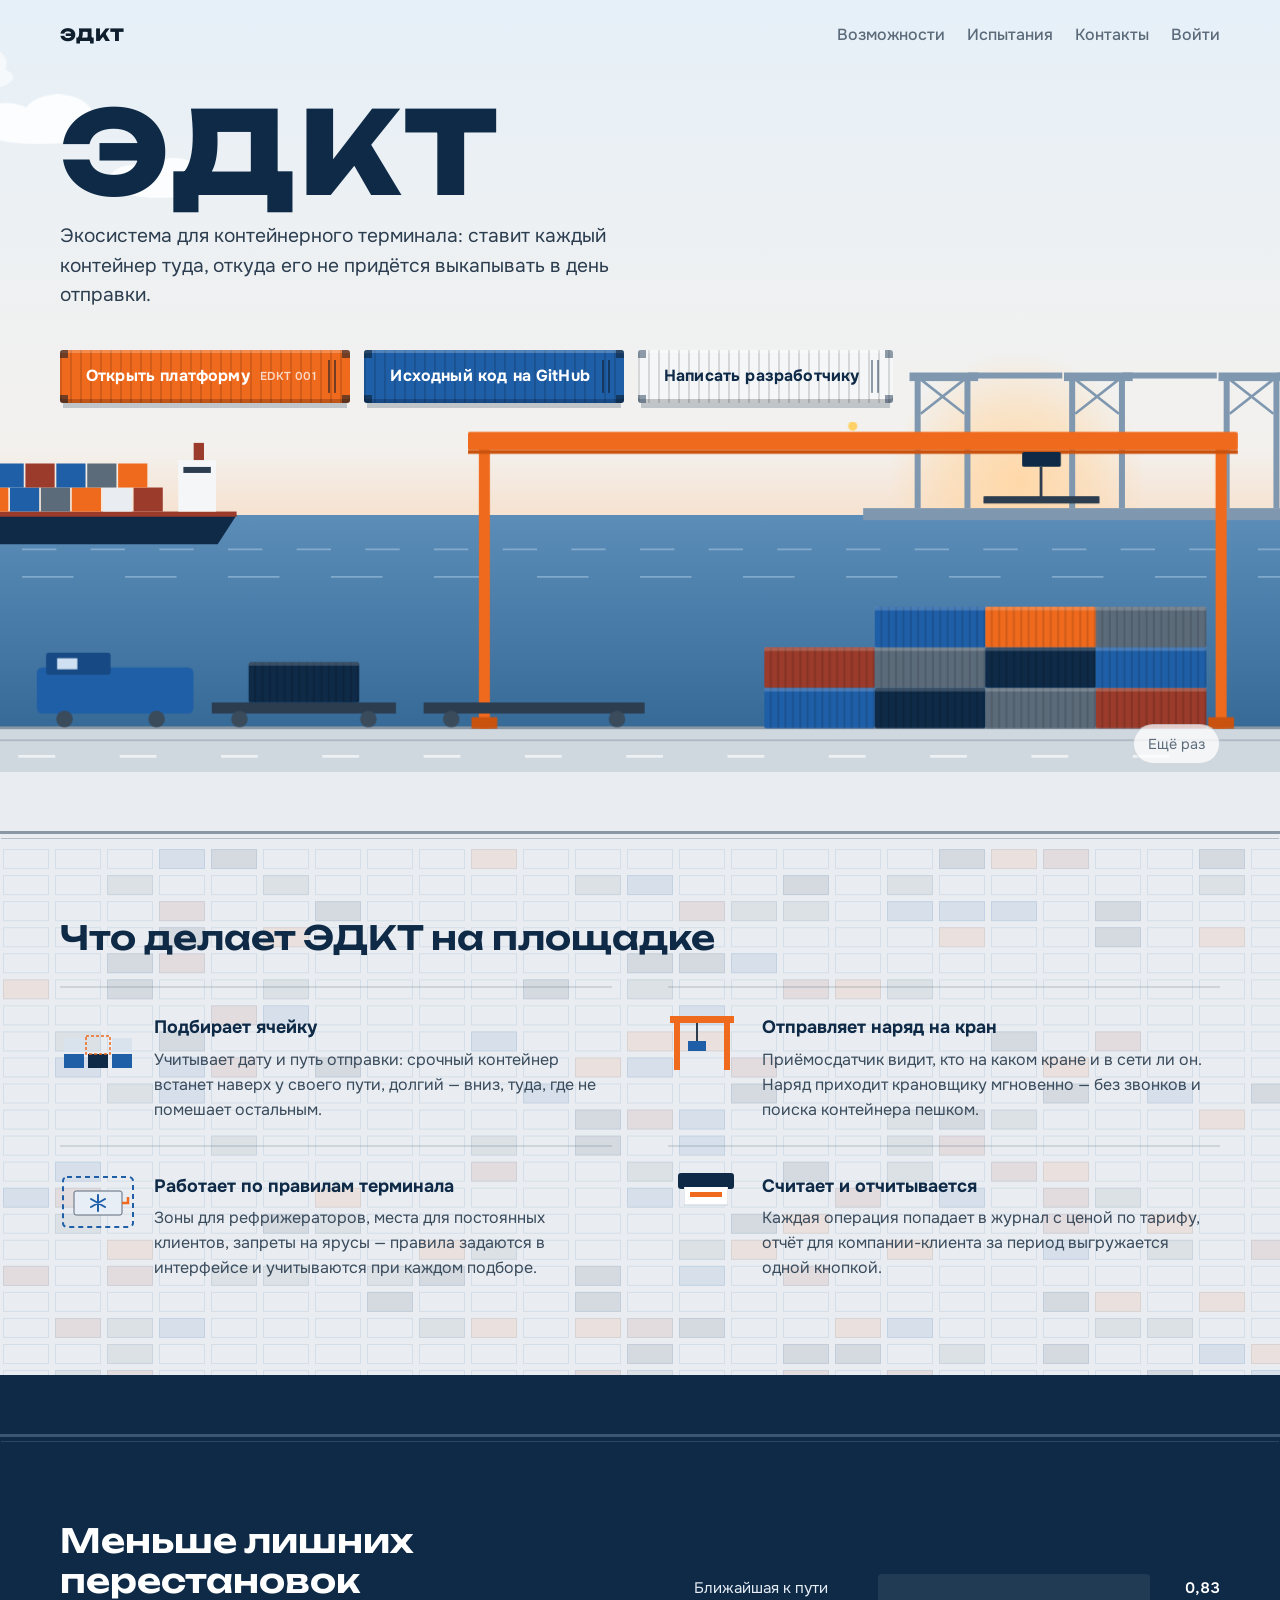
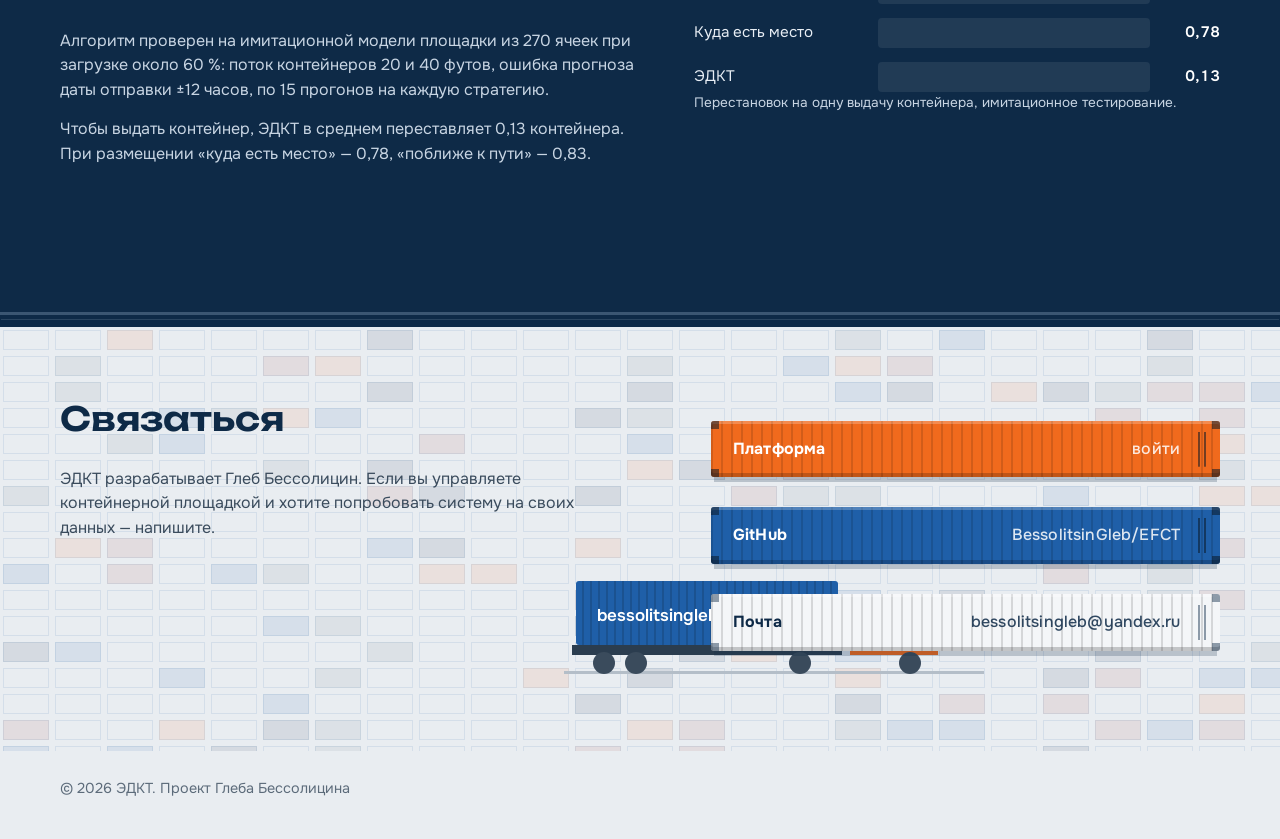
<file: index.html>
<!DOCTYPE html>
<html lang="ru"><head><meta charset="utf-8">
<title>ЭДКТ</title>
<meta http-equiv="refresh" content="0; url=Bigchallenges/frontend/landing.html">
<link rel="canonical" href="Bigchallenges/frontend/landing.html">
</head><body><a href="Bigchallenges/frontend/landing.html">ЭДКТ — перейти на страницу проекта</a></body></html>
</file>
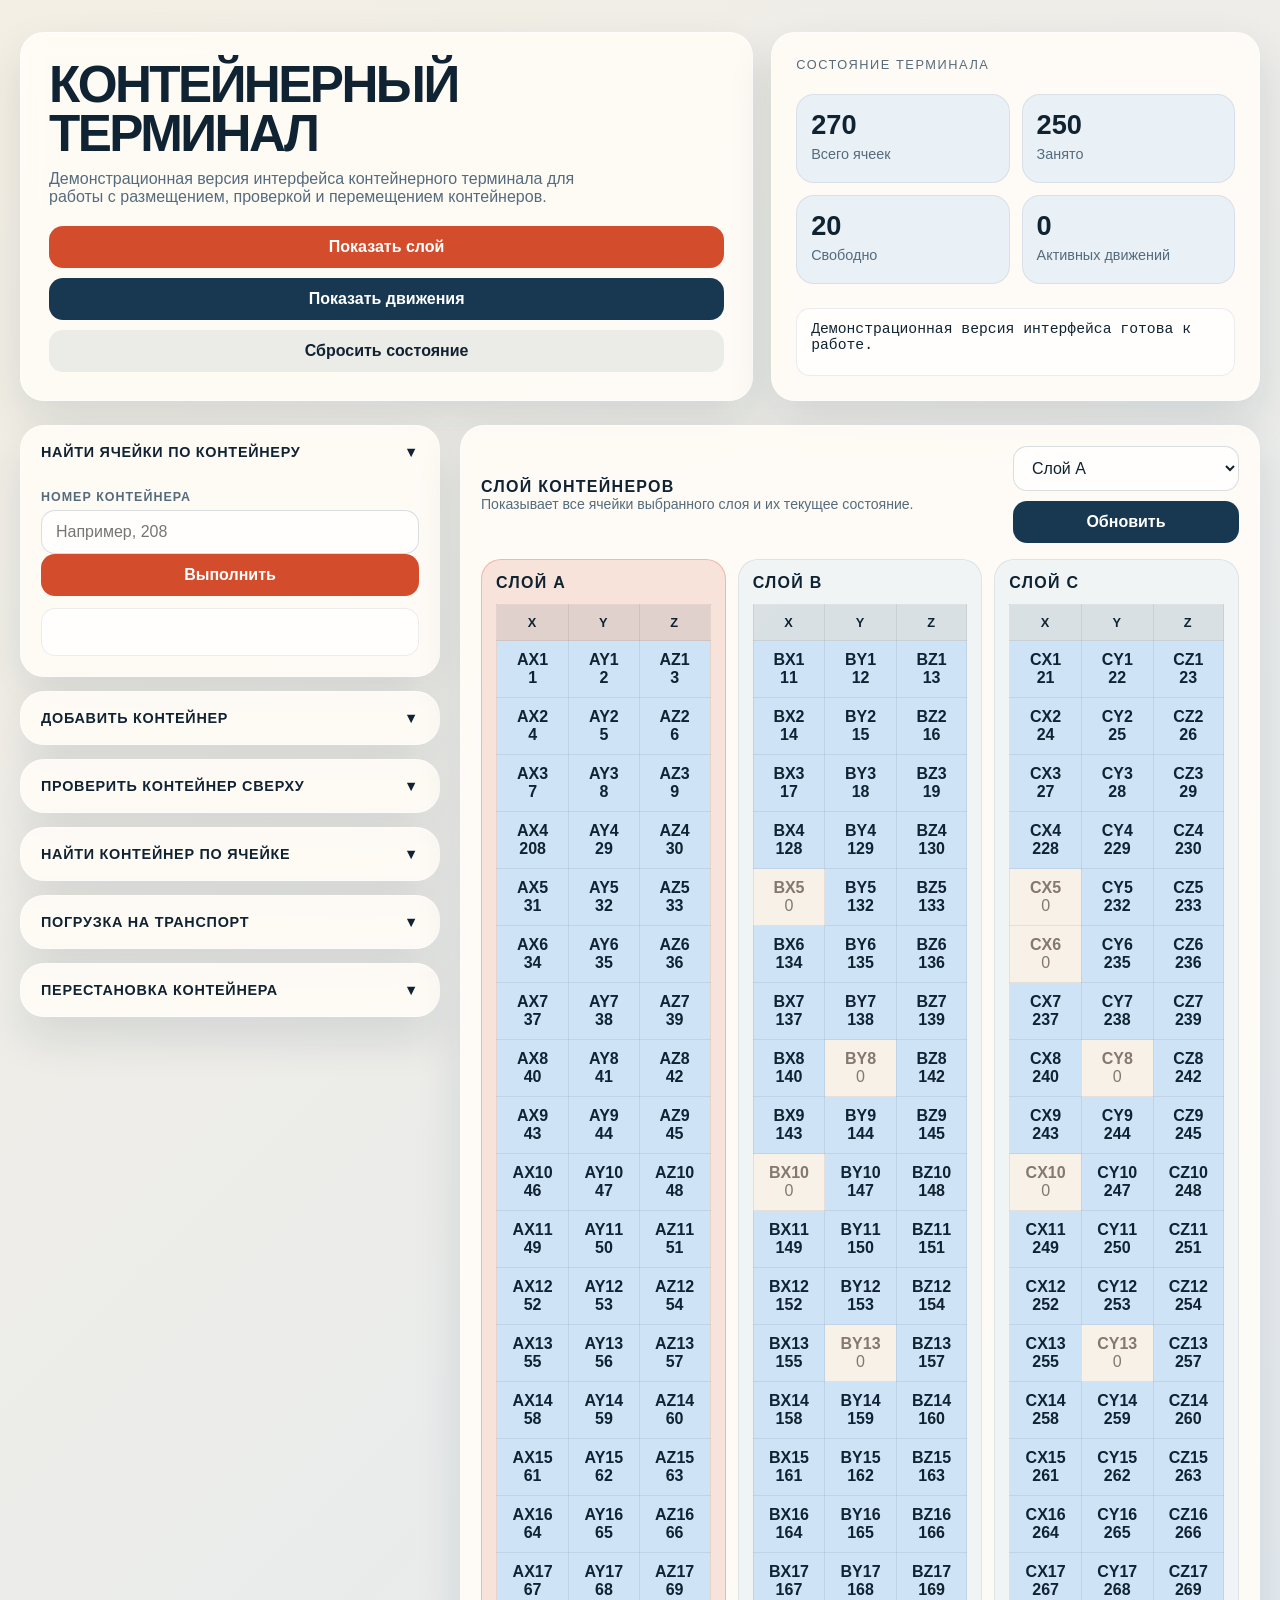
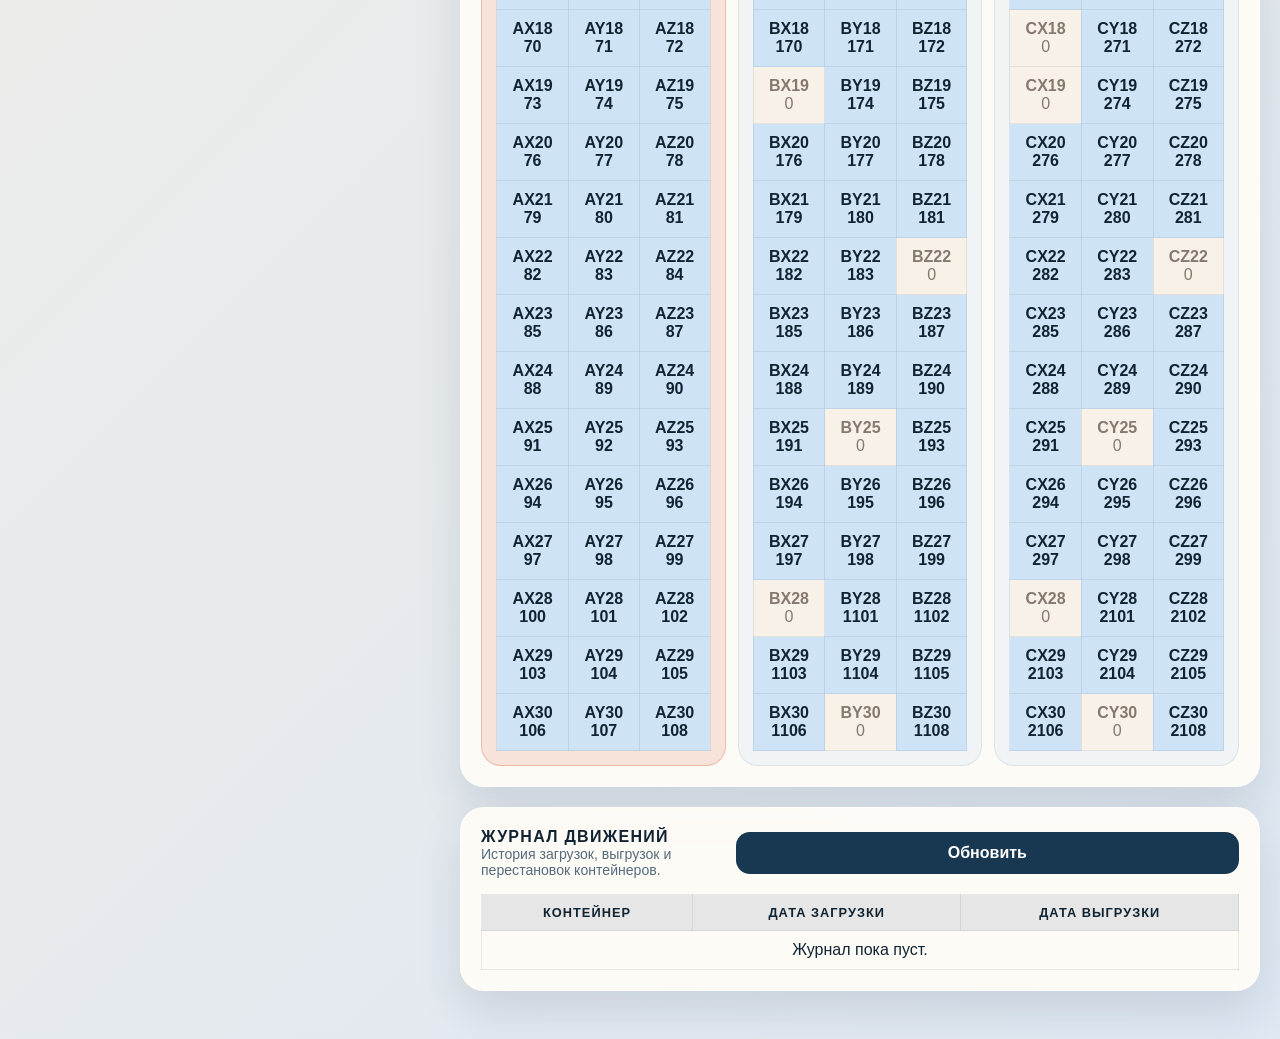
<file: Bigchallenges/index.html>
<!doctype html>
<html lang="ru">
  <head>
    <meta charset="UTF-8" />
    <meta name="viewport" content="width=device-width, initial-scale=1.0" />
    <title>Прототип контейнерного терминала</title>
    <style>
      :root {
        --bg: linear-gradient(135deg, #f4efe4 0%, #dfe8f3 100%);
        --panel: rgba(255, 252, 247, 0.92);
        --panel-dark: #17324a;
        --line: rgba(23, 50, 74, 0.16);
        --text: #102332;
        --muted: #556b7c;
        --accent: #d34d2d;
        --accent-dark: #a9381d;
        --empty: #f7f1e8;
        --busy: #cfe3f6;
        --shadow: 0 20px 45px rgba(19, 41, 60, 0.12);
      }

      * {
        box-sizing: border-box;
      }

      body {
        margin: 0;
        font-family: "Trebuchet MS", "Segoe UI", sans-serif;
        color: var(--text);
        background: var(--bg);
      }

      .page {
        max-width: 1280px;
        margin: 0 auto;
        padding: 32px 20px 48px;
      }

      .hero {
        display: grid;
        grid-template-columns: 1.2fr 0.8fr;
        gap: 18px;
        margin-bottom: 24px;
      }

      .hero-card,
      .summary,
      .card,
      .table-panel {
        background: var(--panel);
        border: 1px solid rgba(255, 255, 255, 0.6);
        border-radius: 24px;
        box-shadow: var(--shadow);
        backdrop-filter: blur(12px);
      }

      .hero-card {
        padding: 28px;
      }

      .hero h1 {
        margin: 0 0 12px;
        font-size: clamp(2rem, 4vw, 3.4rem);
        line-height: 0.95;
        letter-spacing: -0.05em;
        text-transform: uppercase;
      }

      .hero p {
        margin: 0;
        max-width: 60ch;
        color: var(--muted);
        font-size: 1rem;
      }

      .hero-actions {
        display: flex;
        gap: 10px;
        flex-wrap: wrap;
        margin-top: 20px;
      }

      .summary {
        padding: 24px;
        display: grid;
        gap: 12px;
      }

      .summary-title {
        font-size: 0.8rem;
        text-transform: uppercase;
        letter-spacing: 0.12em;
        color: var(--muted);
      }

      .summary-grid {
        display: grid;
        grid-template-columns: repeat(2, minmax(0, 1fr));
        gap: 12px;
      }

      .stat {
        border-radius: 18px;
        padding: 14px;
        background: rgba(207, 227, 246, 0.46);
        border: 1px solid rgba(16, 35, 50, 0.08);
      }

      .stat strong {
        display: block;
        font-size: 1.7rem;
        margin-bottom: 4px;
      }

      .stat span {
        color: var(--muted);
        font-size: 0.9rem;
      }

      .layout {
        display: grid;
        grid-template-columns: minmax(340px, 420px) minmax(0, 1fr);
        gap: 20px;
      }

      .controls {
        display: grid;
        gap: 14px;
        align-content: start;
      }

      .card {
        overflow: hidden;
      }

      .card-header {
        display: flex;
        align-items: center;
        justify-content: space-between;
        gap: 12px;
        padding: 18px 20px;
        cursor: pointer;
        font-weight: 700;
        text-transform: uppercase;
        letter-spacing: 0.05em;
        font-size: 0.9rem;
      }

      .card-header:hover {
        background: rgba(207, 227, 246, 0.28);
      }

      .arrow {
        transition: transform 0.25s ease;
      }

      .card-content {
        display: none;
        padding: 0 20px 20px;
      }

      .card-content.open {
        display: block;
      }

      label {
        display: block;
        margin: 12px 0 6px;
        font-size: 0.78rem;
        font-weight: 700;
        color: var(--muted);
        text-transform: uppercase;
        letter-spacing: 0.08em;
      }

      input,
      select,
      button {
        width: 100%;
        border-radius: 14px;
        font: inherit;
      }

      input,
      select {
        border: 1px solid var(--line);
        padding: 12px 14px;
        background: rgba(255, 255, 255, 0.7);
        color: var(--text);
      }

      button {
        border: 0;
        padding: 12px 16px;
        font-weight: 700;
        cursor: pointer;
        transition:
          transform 0.18s ease,
          opacity 0.18s ease,
          background 0.18s ease;
      }

      button:hover {
        transform: translateY(-1px);
      }

      .btn-primary {
        background: var(--accent);
        color: white;
      }

      .btn-primary:hover {
        background: var(--accent-dark);
      }

      .btn-secondary {
        background: #183852;
        color: white;
      }

      .btn-secondary:hover {
        background: #10293d;
      }

      .btn-ghost {
        background: rgba(24, 56, 82, 0.08);
        color: var(--text);
      }

      .result,
      .info-box {
        margin-top: 12px;
        padding: 12px 14px;
        border-radius: 14px;
        background: rgba(255, 255, 255, 0.72);
        border: 1px solid rgba(16, 35, 50, 0.08);
        white-space: pre-wrap;
        font-family: "Consolas", "Courier New", monospace;
        font-size: 0.92rem;
        min-height: 48px;
      }

      .workspace {
        display: grid;
        gap: 20px;
      }

      .table-panel {
        padding: 20px;
      }

      .panel-head {
        display: flex;
        align-items: center;
        justify-content: space-between;
        gap: 12px;
        margin-bottom: 16px;
      }

      .panel-head h2 {
        margin: 0;
        font-size: 1rem;
        text-transform: uppercase;
        letter-spacing: 0.08em;
      }

      .panel-head p {
        margin: 0;
        color: var(--muted);
        font-size: 0.88rem;
      }

      .layer-actions {
        display: flex;
        gap: 10px;
        flex-wrap: wrap;
      }

      .terminal-grid {
        display: grid;
        grid-template-columns: repeat(3, minmax(0, 1fr));
        gap: 12px;
      }

      .layer-card {
        border-radius: 20px;
        padding: 14px;
        background: rgba(207, 227, 246, 0.3);
        border: 1px solid rgba(16, 35, 50, 0.08);
      }

      .layer-card.active {
        background: rgba(211, 77, 45, 0.14);
        border-color: rgba(211, 77, 45, 0.28);
      }

      .layer-card h3 {
        margin: 0 0 12px;
        font-size: 1rem;
        text-transform: uppercase;
        letter-spacing: 0.08em;
      }

      table {
        width: 100%;
        border-collapse: collapse;
      }

      th,
      td {
        border: 1px solid rgba(16, 35, 50, 0.08);
        text-align: center;
        padding: 10px 8px;
      }

      th {
        background: rgba(24, 56, 82, 0.1);
        font-size: 0.8rem;
        text-transform: uppercase;
        letter-spacing: 0.08em;
      }

      td.empty {
        background: var(--empty);
        color: #85786e;
      }

      td.busy {
        background: var(--busy);
        font-weight: 700;
      }

      .moves-table {
        overflow-x: auto;
      }

      .moves-table table {
        min-width: 560px;
      }

      .subtle {
        color: var(--muted);
        font-size: 0.88rem;
      }

      @media (max-width: 1024px) {
        .hero,
        .layout,
        .terminal-grid {
          grid-template-columns: 1fr;
        }
      }

      @media (max-width: 640px) {
        .page {
          padding: 18px 14px 28px;
        }

        .hero-card,
        .summary,
        .table-panel,
        .card-header,
        .card-content {
          padding-left: 16px;
          padding-right: 16px;
        }

        .summary-grid {
          grid-template-columns: 1fr;
        }
      }
    </style>
  </head>
  <body>
    <div class="page">
      <section class="hero">
        <div class="hero-card">
          <h1>Контейнерный терминал</h1>
          <p>
            Демонстрационная версия интерфейса контейнерного терминала для
            работы с размещением, проверкой и перемещением контейнеров.
          </p>
          <div class="hero-actions">
            <button class="btn-primary" onclick="loadLayer()">Показать слой</button>
            <button class="btn-secondary" onclick="loadMoves()">
              Показать движения
            </button>
            <button class="btn-ghost" onclick="resetSimulation()">
              Сбросить состояние
            </button>
          </div>
        </div>

        <aside class="summary">
          <div class="summary-title">Состояние терминала</div>
          <div class="summary-grid" id="summary_grid"></div>
          <div class="info-box" id="status_box">
            Состояние загружается...
          </div>
        </aside>
      </section>

      <section class="layout">
        <div class="controls">
          <div class="card">
            <div class="card-header" onclick="toggle(this)">
              Найти ячейки по контейнеру
              <span class="arrow">▼</span>
            </div>
            <div class="card-content open">
              <label for="find_cells_value">Номер контейнера</label>
              <input id="find_cells_value" placeholder="Например, 208" />
              <button class="btn-primary" onclick="findCells()">Выполнить</button>
              <div class="result" id="res_find_cells"></div>
            </div>
          </div>

          <div class="card">
            <div class="card-header" onclick="toggle(this)">
              Добавить контейнер
              <span class="arrow">▼</span>
            </div>
            <div class="card-content">
              <label for="add_cell_id">Ячейка</label>
              <input id="add_cell_id" placeholder="Например, BX5" />
              <label for="add_value">Номер контейнера</label>
              <input id="add_value" placeholder="Например, 7001" />
              <button class="btn-primary" onclick="addContainer()">Добавить</button>
              <div class="result" id="res_add"></div>
            </div>
          </div>

          <div class="card">
            <div class="card-header" onclick="toggle(this)">
              Проверить контейнер сверху
              <span class="arrow">▼</span>
            </div>
            <div class="card-content">
              <label for="check_num">Номер контейнера</label>
              <input id="check_num" placeholder="Например, 31" />
              <button class="btn-primary" onclick="checkContainer()">
                Проверить
              </button>
              <div class="result" id="res_check"></div>
            </div>
          </div>

          <div class="card">
            <div class="card-header" onclick="toggle(this)">
              Найти контейнер по ячейке
              <span class="arrow">▼</span>
            </div>
            <div class="card-content">
              <label for="find_cont_cell">Ячейка</label>
              <input id="find_cont_cell" placeholder="Например, AY4" />
              <button class="btn-primary" onclick="findContainer()">Найти</button>
              <div class="result" id="res_find_cont"></div>
            </div>
          </div>

          <div class="card">
            <div class="card-header" onclick="toggle(this)">
              Погрузка на транспорт
              <span class="arrow">▼</span>
            </div>
            <div class="card-content">
              <label for="loading_value">Номер контейнера</label>
              <input id="loading_value" placeholder="Например, 96" />
              <button class="btn-primary" onclick="loading()">Выгрузить</button>
              <div class="result" id="res_loading"></div>
            </div>
          </div>

          <div class="card">
            <div class="card-header" onclick="toggle(this)">
              Перестановка контейнера
              <span class="arrow">▼</span>
            </div>
            <div class="card-content">
              <label for="re_value">Номер контейнера</label>
              <input id="re_value" placeholder="Например, 103" />
              <label for="re_cell">Новая ячейка</label>
              <input id="re_cell" placeholder="Например, BX28" />
              <button class="btn-primary" onclick="rearrangement()">
                Переместить
              </button>
              <div class="result" id="res_re"></div>
            </div>
          </div>
        </div>

        <div class="workspace">
          <div class="table-panel">
            <div class="panel-head">
              <div>
                <h2>Слой контейнеров</h2>
                <p>Показывает все ячейки выбранного слоя и их текущее состояние.</p>
              </div>
              <div class="layer-actions">
                <select id="layer_input">
                  <option value="A">Слой A</option>
                  <option value="B">Слой B</option>
                  <option value="C">Слой C</option>
                </select>
                <button class="btn-secondary" onclick="loadLayer()">
                  Обновить
                </button>
              </div>
            </div>
            <div class="terminal-grid" id="layer_overview"></div>
          </div>

          <div class="table-panel">
            <div class="panel-head">
              <div>
                <h2>Журнал движений</h2>
                <p>История загрузок, выгрузок и перестановок контейнеров.</p>
              </div>
              <button class="btn-secondary" onclick="loadMoves()">Обновить</button>
            </div>
            <div class="moves-table">
              <table id="moves_table"></table>
            </div>
          </div>
        </div>
      </section>
    </div>

    <script>
      const STORAGE_KEY = "bigchallenges-client-sim-v1";
      const LAYERS = ["A", "B", "C"];
      const COORDS = ["X", "Y", "Z"];
      const INITIAL_MATRIX = {
        A: [
          [1, 2, 3],
          [4, 5, 6],
          [7, 8, 9],
          [208, 29, 30],
          [31, 32, 33],
          [34, 35, 36],
          [37, 38, 39],
          [40, 41, 42],
          [43, 44, 45],
          [46, 47, 48],
          [49, 50, 51],
          [52, 53, 54],
          [55, 56, 57],
          [58, 59, 60],
          [61, 62, 63],
          [64, 65, 66],
          [67, 68, 69],
          [70, 71, 72],
          [73, 74, 75],
          [76, 77, 78],
          [79, 80, 81],
          [82, 83, 84],
          [85, 86, 87],
          [88, 89, 90],
          [91, 92, 93],
          [94, 95, 96],
          [97, 98, 99],
          [100, 101, 102],
          [103, 104, 105],
          [106, 107, 108],
        ],
        B: [
          [11, 12, 13],
          [14, 15, 16],
          [17, 18, 19],
          [128, 129, 130],
          [0, 132, 133],
          [134, 135, 136],
          [137, 138, 139],
          [140, 0, 142],
          [143, 144, 145],
          [0, 147, 148],
          [149, 150, 151],
          [152, 153, 154],
          [155, 0, 157],
          [158, 159, 160],
          [161, 162, 163],
          [164, 165, 166],
          [167, 168, 169],
          [170, 171, 172],
          [0, 174, 175],
          [176, 177, 178],
          [179, 180, 181],
          [182, 183, 0],
          [185, 186, 187],
          [188, 189, 190],
          [191, 0, 193],
          [194, 195, 196],
          [197, 198, 199],
          [0, 1101, 1102],
          [1103, 1104, 1105],
          [1106, 0, 1108],
        ],
        C: [
          [21, 22, 23],
          [24, 25, 26],
          [27, 28, 29],
          [228, 229, 230],
          [0, 232, 233],
          [0, 235, 236],
          [237, 238, 239],
          [240, 0, 242],
          [243, 244, 245],
          [0, 247, 248],
          [249, 250, 251],
          [252, 253, 254],
          [255, 0, 257],
          [258, 259, 260],
          [261, 262, 263],
          [264, 265, 266],
          [267, 268, 269],
          [0, 271, 272],
          [0, 274, 275],
          [276, 277, 278],
          [279, 280, 281],
          [282, 283, 0],
          [285, 286, 287],
          [288, 289, 290],
          [291, 0, 293],
          [294, 295, 296],
          [297, 298, 299],
          [0, 2101, 2102],
          [2103, 2104, 2105],
          [2106, 0, 2108],
        ],
      };

      let state = loadState();

      function buildInitialCells() {
        const cells = [];

        LAYERS.forEach((layer) => {
          INITIAL_MATRIX[layer].forEach((row, rowIndex) => {
            row.forEach((value, coordIndex) => {
              cells.push({
                cell_id: `${layer}${COORDS[coordIndex]}${rowIndex + 1}`,
                layer,
                row_num: rowIndex + 1,
                coord_type: COORDS[coordIndex],
                value: String(value),
              });
            });
          });
        });

        return cells;
      }

      function initialState() {
        return {
          cells: buildInitialCells(),
          moves: [],
          lastAction: "Демонстрационная версия интерфейса готова к работе.",
        };
      }

      function loadState() {
        const raw = localStorage.getItem(STORAGE_KEY);
        if (!raw) {
          return initialState();
        }

        try {
          const parsed = JSON.parse(raw);
          if (!Array.isArray(parsed.cells) || !Array.isArray(parsed.moves)) {
            return initialState();
          }

          return parsed;
        } catch {
          return initialState();
        }
      }

      function saveState(message = state.lastAction) {
        state.lastAction = message;
        localStorage.setItem(STORAGE_KEY, JSON.stringify(state));
        renderSummary();
      }

      function resetSimulation() {
        state = initialState();
        saveState("Состояние терминала сброшено.");
        clearResults();
        loadLayer();
        loadMoves();
      }

      function clearResults() {
        [
          "res_find_cells",
          "res_add",
          "res_check",
          "res_find_cont",
          "res_loading",
          "res_re",
        ].forEach((id) => {
          const node = document.getElementById(id);
          if (node) {
            node.innerText = "";
          }
        });
      }

      function toggle(header) {
        const content = header.nextElementSibling;
        const arrow = header.querySelector(".arrow");
        const isOpen = content.classList.contains("open");

        content.classList.toggle("open", !isOpen);
        arrow.style.transform = isOpen ? "rotate(0deg)" : "rotate(180deg)";
      }

      function nowIso() {
        return new Date().toISOString();
      }

      function formatResult(id, data) {
        document.getElementById(id).innerText = JSON.stringify(data, null, 2);
      }

      function fail(id, detail, status = 403) {
        const payload = { detail, status };
        formatResult(id, payload);
        return null;
      }

      function normalizeCellId(cellId) {
        return String(cellId || "").trim().toUpperCase();
      }

      function normalizeValue(value) {
        return String(value || "").trim();
      }

      function getCell(cellId) {
        return state.cells.find((item) => item.cell_id === normalizeCellId(cellId));
      }

      function findCellsByValue(value) {
        const target = normalizeValue(value);
        return state.cells.filter((item) => item.value === target);
      }

      function getSupportCell(cellId) {
        const cell = normalizeCellId(cellId);
        if (cell.startsWith("B")) {
          return getCell(`A${cell.slice(1)}`);
        }

        if (cell.startsWith("C")) {
          return getCell(`B${cell.slice(1)}`);
        }

        return null;
      }

      function getUpperCells(cellId) {
        const cell = normalizeCellId(cellId);
        const suffix = cell.slice(1);

        if (cell.startsWith("A")) {
          return [getCell(`B${suffix}`), getCell(`C${suffix}`)].filter(Boolean);
        }

        if (cell.startsWith("B")) {
          return [getCell(`C${suffix}`)].filter(Boolean);
        }

        return [];
      }

      function ensureCellExists(cell, resultId) {
        if (!cell) {
          return fail(resultId, "not found", 404);
        }

        return cell;
      }

      function ensureCellFree(cell, resultId) {
        if (Number(cell.value) !== 0) {
          return fail(resultId, "cell is not empty", 403);
        }

        return cell;
      }

      function ensureCellHasSupport(cell, resultId) {
        const support = getSupportCell(cell.cell_id);
        if (support && Number(support.value) === 0) {
          return fail(resultId, "there is no support under the cell", 403);
        }

        return cell;
      }

      function ensureCellAboveFree(cell, resultId) {
        const blocked = getUpperCells(cell.cell_id).find(
          (item) => Number(item.value) !== 0,
        );

        if (blocked) {
          return fail(resultId, "the cell above is not free", 403);
        }

        return cell;
      }

      function recordMoveStart(value) {
        state.moves.push({
          value,
          added_at: nowIso(),
          deleted_at: null,
        });
      }

      function recordMoveEnd(value) {
        const active = [...state.moves]
          .reverse()
          .find((item) => item.value === value && !item.deleted_at);

        if (active) {
          active.deleted_at = nowIso();
        }
      }

      function findCells() {
        const value = normalizeValue(
          document.getElementById("find_cells_value").value,
        );

        const result = findCellsByValue(value).map((item) => ({
          cell_id: item.cell_id,
        }));

        formatResult("res_find_cells", result);
      }

      function addContainer() {
        const cellId = normalizeCellId(document.getElementById("add_cell_id").value);
        const value = normalizeValue(document.getElementById("add_value").value);

        if (!value || value === "0") {
          fail("res_add", "container number must not be empty or 0", 400);
          return;
        }

        if (findCellsByValue(value).length > 0) {
          fail("res_add", "container already exists", 403);
          return;
        }

        const cell = ensureCellExists(getCell(cellId), "res_add");
        if (!cell) {
          return;
        }

        if (!ensureCellFree(cell, "res_add")) {
          return;
        }

        if (!ensureCellHasSupport(cell, "res_add")) {
          return;
        }

        cell.value = value;
        recordMoveStart(value);
        saveState(`Контейнер ${value} добавлен в ячейку ${cellId}.`);

        formatResult("res_add", {
          status: "success",
          cell: cellId,
          container: value,
        });

        loadLayer();
        loadMoves();
      }

      function checkContainer() {
        const value = normalizeValue(document.getElementById("check_num").value);
        const container = ensureCellExists(
          findCellsByValue(value)[0],
          "res_check",
        );

        if (!container) {
          return;
        }

        const upperCells = getUpperCells(container.cell_id);
        if (upperCells.length === 0) {
          formatResult(
            "res_check",
            "there are no other containers above your container",
          );
          return;
        }

        const payload = [
          upperCells.map((item) => item.cell_id),
          upperCells.map((item) => item.value),
        ];

        formatResult("res_check", payload);
      }

      function findContainer() {
        const cellId = normalizeCellId(
          document.getElementById("find_cont_cell").value,
        );
        const cell = ensureCellExists(getCell(cellId), "res_find_cont");

        if (!cell) {
          return;
        }

        formatResult("res_find_cont", {
          status: "success",
          cont_num: cell.value,
        });
      }

      function loading() {
        const value = normalizeValue(document.getElementById("loading_value").value);

        if (value === "0") {
          fail("res_loading", "no", 404);
          return;
        }

        const container = ensureCellExists(
          findCellsByValue(value)[0],
          "res_loading",
        );

        if (!container) {
          return;
        }

        if (!ensureCellAboveFree(container, "res_loading")) {
          return;
        }

        container.value = "0";
        recordMoveEnd(value);
        saveState(`Контейнер ${value} выгружен на транспорт.`);

        formatResult("res_loading", { status: "success" });
        loadLayer();
        loadMoves();
      }

      function rearrangement() {
        const value = normalizeValue(document.getElementById("re_value").value);
        const targetId = normalizeCellId(document.getElementById("re_cell").value);

        const source = ensureCellExists(findCellsByValue(value)[0], "res_re");
        if (!source) {
          return;
        }

        const target = ensureCellExists(getCell(targetId), "res_re");
        if (!target) {
          return;
        }

        if (Number(source.value) === 0) {
          fail("res_re", "cell is empty", 403);
          return;
        }

        if (!ensureCellFree(target, "res_re")) {
          return;
        }

        if (!ensureCellAboveFree(source, "res_re")) {
          return;
        }

        if (!ensureCellHasSupport(target, "res_re")) {
          return;
        }

        const fromCell = source.cell_id;
        source.value = "0";
        target.value = value;
        saveState(`Контейнер ${value} перемещён из ${fromCell} в ${targetId}.`);

        formatResult("res_re", {
          status: "success",
          container: value,
          from: fromCell,
          to: targetId,
        });

        loadLayer();
      }

      function cellsForLayer(layer) {
        return state.cells
          .filter((item) => item.layer === layer)
          .sort((a, b) => {
            if (a.row_num !== b.row_num) {
              return a.row_num - b.row_num;
            }

            return a.coord_type.localeCompare(b.coord_type);
          });
      }

      function renderLayerTable(layer) {
        const cells = cellsForLayer(layer);
        const rows = [];

        for (let rowNum = 1; rowNum <= 30; rowNum += 1) {
          rows.push(cells.filter((item) => item.row_num === rowNum));
        }

        return `
          <table>
            <thead>
              <tr>
                <th>X</th>
                <th>Y</th>
                <th>Z</th>
              </tr>
            </thead>
            <tbody>
              ${rows
                .map(
                  (row) => `
                    <tr>
                      ${row
                        .map((item) => {
                          const empty = Number(item.value) === 0;
                          return `
                            <td class="${empty ? "empty" : "busy"}" title="${item.cell_id}">
                              <strong>${item.cell_id}</strong><br />
                              ${item.value}
                            </td>
                          `;
                        })
                        .join("")}
                    </tr>
                  `,
                )
                .join("")}
            </tbody>
          </table>
        `;
      }

      function loadLayer() {
        const selectedLayer = document.getElementById("layer_input").value;
        const overview = document.getElementById("layer_overview");

        overview.innerHTML = LAYERS.map(
          (layer) => `
            <div class="layer-card ${layer === selectedLayer ? "active" : ""}">
              <h3>Слой ${layer}</h3>
              ${renderLayerTable(layer)}
            </div>
          `,
        ).join("");
      }

      function loadMoves() {
        const table = document.getElementById("moves_table");
        const sorted = [...state.moves].sort((a, b) =>
          b.added_at.localeCompare(a.added_at),
        );

        table.innerHTML = `
          <thead>
            <tr>
              <th>Контейнер</th>
              <th>Дата загрузки</th>
              <th>Дата выгрузки</th>
            </tr>
          </thead>
          <tbody>
            ${
              sorted.length
                ? sorted
                    .map(
                      (item) => `
                        <tr>
                          <td>${item.value}</td>
                          <td>${item.added_at ?? ""}</td>
                          <td>${item.deleted_at ?? ""}</td>
                        </tr>
                      `,
                    )
                    .join("")
                : `
                    <tr>
                      <td colspan="3">Журнал пока пуст.</td>
                    </tr>
                  `
            }
          </tbody>
        `;
      }

      function renderSummary() {
        const total = state.cells.length;
        const busy = state.cells.filter((item) => Number(item.value) !== 0).length;
        const empty = total - busy;
        const loaded = state.moves.filter((item) => !item.deleted_at).length;

        document.getElementById("summary_grid").innerHTML = `
          <div class="stat">
            <strong>${total}</strong>
            <span>Всего ячеек</span>
          </div>
          <div class="stat">
            <strong>${busy}</strong>
            <span>Занято</span>
          </div>
          <div class="stat">
            <strong>${empty}</strong>
            <span>Свободно</span>
          </div>
          <div class="stat">
            <strong>${loaded}</strong>
            <span>Активных движений</span>
          </div>
        `;

        document.getElementById("status_box").innerText = state.lastAction;
      }

      renderSummary();
      loadLayer();
      loadMoves();
    </script>
  </body>
</html>
</file>
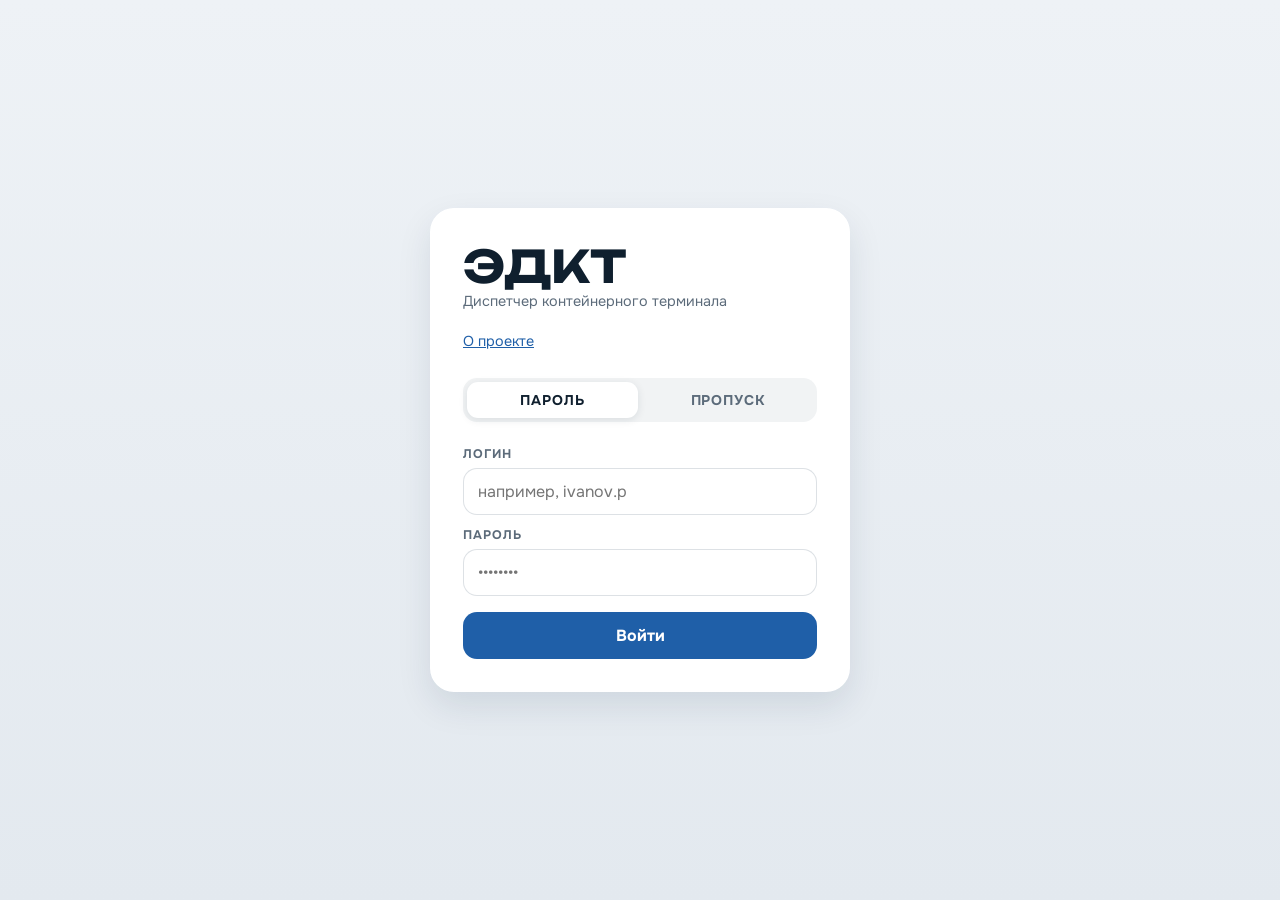
<file: Bigchallenges/frontend/index.html>
<!doctype html>
<html lang="ru">
  <head>
    <meta charset="UTF-8" />
    <meta name="viewport" content="width=device-width, initial-scale=1.0" />
    <title>ЭДКТ — Диспетчер контейнерного терминала</title>
    <style>
      :root {
        --bg: linear-gradient(135deg, #f4efe4 0%, #dfe8f3 100%);
        --panel: rgba(255, 252, 247, 0.92);
        --panel-dark: #17324a;
        --line: rgba(23, 50, 74, 0.16);
        --text: #102332;
        --muted: #556b7c;
        --accent: #d34d2d;
        --accent-dark: #a9381d;
        --empty: #f7f1e8;
        --busy: #cfe3f6;
        --shadow: 0 20px 45px rgba(19, 41, 60, 0.12);
      }

      * {
        box-sizing: border-box;
      }

      body {
        margin: 0;
        font-family: "Trebuchet MS", "Segoe UI", sans-serif;
        color: var(--text);
        background: var(--bg);
      }

      .page {
        max-width: 1280px;
        margin: 0 auto;
        padding: 32px 20px 48px;
      }

      /* ── Hero ── */
      .hero {
        display: grid;
        grid-template-columns: 1.2fr 0.8fr;
        gap: 18px;
        margin-bottom: 24px;
      }

      .hero-card,
      .summary,
      .card,
      .table-panel {
        background: var(--panel);
        border: 1px solid rgba(255, 255, 255, 0.6);
        border-radius: 24px;
        box-shadow: var(--shadow);
        backdrop-filter: blur(12px);
      }

      .hero-card {
        padding: 28px;
      }

      .hero h1 {
        margin: 0 0 12px;
        font-size: clamp(2rem, 4vw, 3.4rem);
        line-height: 0.95;
        letter-spacing: -0.05em;
        text-transform: uppercase;
      }

      .hero p {
        margin: 0;
        max-width: 60ch;
        color: var(--muted);
        font-size: 1rem;
      }

      .hero-actions {
        display: flex;
        gap: 10px;
        flex-wrap: wrap;
        margin-top: 20px;
      }

      /* ── Summary ── */
      .summary {
        padding: 24px;
        display: grid;
        gap: 12px;
        align-content: start;
      }

      .summary-title {
        font-size: 0.8rem;
        text-transform: uppercase;
        letter-spacing: 0.12em;
        color: var(--muted);
      }

      /* ── Layout ── */
      .layout {
        display: grid;
        grid-template-columns: minmax(340px, 420px) minmax(0, 1fr);
        gap: 20px;
      }

      .controls {
        display: grid;
        gap: 14px;
        align-content: start;
      }

      /* ── Cards ── */
      .card {
        overflow: hidden;
      }

      .card-header {
        display: flex;
        align-items: center;
        justify-content: space-between;
        gap: 12px;
        padding: 18px 20px;
        cursor: pointer;
        font-weight: 700;
        text-transform: uppercase;
        letter-spacing: 0.05em;
        font-size: 0.9rem;
        user-select: none;
      }

      .card-header:hover {
        background: rgba(207, 227, 246, 0.28);
      }

      .arrow {
        transition: transform 0.25s ease;
      }

      .card-content {
        display: none;
        padding: 0 20px 20px;
      }

      .card-content.open {
        display: block;
      }

      /* ── Form elements ── */
      label {
        display: block;
        margin: 12px 0 6px;
        font-size: 0.78rem;
        font-weight: 700;
        color: var(--muted);
        text-transform: uppercase;
        letter-spacing: 0.08em;
      }

      input,
      select,
      button {
        width: 100%;
        border-radius: 14px;
        font: inherit;
      }

      input,
      select {
        border: 1px solid var(--line);
        padding: 12px 14px;
        background: rgba(255, 255, 255, 0.7);
        color: var(--text);
        outline: none;
      }

      input:focus,
      select:focus {
        border-color: var(--accent);
        background: rgba(255, 255, 255, 0.9);
      }

      button {
        border: 0;
        padding: 12px 16px;
        font-weight: 700;
        cursor: pointer;
        transition:
          transform 0.18s ease,
          opacity 0.18s ease,
          background 0.18s ease;
      }

      button:hover {
        transform: translateY(-1px);
      }
      button:active {
        transform: translateY(0);
      }

      .btn-primary {
        background: var(--accent);
        color: white;
      }
      .btn-primary:hover {
        background: var(--accent-dark);
      }

      .btn-secondary {
        background: #183852;
        color: white;
      }
      .btn-secondary:hover {
        background: #10293d;
      }

      .btn-ghost {
        background: rgba(24, 56, 82, 0.08);
        color: var(--text);
      }

      /* ── Result boxes ── */
      .result,
      .info-box {
        margin-top: 12px;
        padding: 12px 14px;
        border-radius: 14px;
        background: rgba(255, 255, 255, 0.72);
        border: 1px solid rgba(16, 35, 50, 0.08);
        white-space: pre-wrap;
        font-family: "Consolas", "Courier New", monospace;
        font-size: 0.92rem;
        min-height: 48px;
        word-break: break-word;
      }

      .result.success {
        border-color: rgba(40, 167, 80, 0.35);
        background: rgba(220, 255, 230, 0.6);
      }
      .result.error {
        border-color: rgba(211, 77, 45, 0.35);
        background: rgba(255, 235, 230, 0.6);
      }

      /* ── Workspace ── */
      .workspace {
        display: grid;
        gap: 20px;
      }

      .table-panel {
        padding: 20px;
      }

      .panel-head {
        display: flex;
        align-items: center;
        justify-content: space-between;
        gap: 12px;
        margin-bottom: 16px;
        flex-wrap: wrap;
      }

      .panel-head h2 {
        margin: 0;
        font-size: 1rem;
        text-transform: uppercase;
        letter-spacing: 0.08em;
      }

      .panel-head p {
        margin: 4px 0 0;
        color: var(--muted);
        font-size: 0.88rem;
      }

      .layer-actions {
        display: flex;
        gap: 10px;
        flex-wrap: wrap;
        align-items: center;
      }

      .layer-actions select {
        width: auto;
        min-width: 120px;
      }
      .layer-actions button {
        width: auto;
      }

      /* ── Terminal grid (layer cards) ── */
      .terminal-grid {
        display: grid;
        grid-template-columns: repeat(3, minmax(0, 1fr));
        gap: 12px;
      }

      .layer-card {
        border-radius: 20px;
        padding: 14px;
        background: rgba(207, 227, 246, 0.3);
        border: 1px solid rgba(16, 35, 50, 0.08);
      }

      .layer-card.active {
        background: rgba(211, 77, 45, 0.14);
        border-color: rgba(211, 77, 45, 0.28);
      }

      .layer-card h3 {
        margin: 0 0 12px;
        font-size: 1rem;
        text-transform: uppercase;
        letter-spacing: 0.08em;
      }

      /* ── Tables ── */
      table {
        width: 100%;
        border-collapse: collapse;
      }

      th,
      td {
        border: 1px solid rgba(16, 35, 50, 0.08);
        text-align: center;
        padding: 10px 8px;
        font-size: 0.88rem;
      }

      th {
        background: rgba(24, 56, 82, 0.1);
        font-size: 0.8rem;
        text-transform: uppercase;
        letter-spacing: 0.08em;
      }

      td.empty {
        background: var(--empty);
        color: #85786e;
      }
      td.busy {
        background: var(--busy);
        font-weight: 700;
      }

      .moves-table {
        overflow-x: auto;
      }
      .moves-table table {
        min-width: 560px;
      }

      /* ── Loader ── */
      .loader {
        display: inline-block;
        width: 14px;
        height: 14px;
        border: 2px solid rgba(16, 35, 50, 0.15);
        border-top-color: var(--accent);
        border-radius: 50%;
        animation: spin 0.6s linear infinite;
        vertical-align: middle;
        margin-right: 6px;
      }

      @keyframes spin {
        to {
          transform: rotate(360deg);
        }
      }

      /* ── Misc ── */
      .subtle {
        color: var(--muted);
        font-size: 0.88rem;
      }

      .mt {
        margin-top: 10px;
      }

      .endpoint-tag {
        font-size: 0.7rem;
        font-weight: 400;
        color: var(--muted);
        font-family: "Consolas", monospace;
        letter-spacing: 0;
        text-transform: none;
        margin-left: 8px;
      }

      /* ── Recommend cards ── */
      .rec-grid {
        display: grid;
        gap: 8px;
        margin-top: 12px;
      }

      .rec-cell-card {
        display: flex;
        align-items: center;
        justify-content: space-between;
        gap: 10px;
        padding: 10px 14px;
        border-radius: 14px;
        background: rgba(255, 255, 255, 0.72);
        border: 1px solid rgba(16, 35, 50, 0.08);
        transition: border-color 0.2s ease;
      }

      .rec-cell-card.top-1 {
        border-color: rgba(211, 77, 45, 0.4);
        background: rgba(255, 235, 230, 0.45);
      }

      .rec-cell-info {
        display: flex;
        flex-direction: column;
        gap: 3px;
        flex: 1;
      }

      .rec-cell-name {
        font-weight: 700;
        font-size: 1rem;
        font-family: "Consolas", "Courier New", monospace;
      }

      .rec-cell-score {
        font-size: 0.8rem;
        color: var(--muted);
      }

      .btn-select {
        background: rgba(23, 50, 74, 0.1);
        color: var(--text);
        width: auto;
        padding: 7px 13px;
        font-size: 0.8rem;
        border-radius: 10px;
        white-space: nowrap;
        flex-shrink: 0;
      }

      .btn-select:hover {
        background: var(--accent);
        color: white;
      }

      .rec-explain-box {
        margin-top: 12px;
        padding: 14px;
        border-radius: 14px;
        background: rgba(207, 227, 246, 0.4);
        border: 1px solid rgba(24, 56, 82, 0.14);
      }

      .rec-explain-label {
        font-size: 0.75rem;
        font-weight: 700;
        text-transform: uppercase;
        letter-spacing: 0.1em;
        color: var(--muted);
        margin-bottom: 8px;
      }

      .rec-explain-text {
        font-size: 0.9rem;
        line-height: 1.55;
        color: var(--text);
      }

      /* ── User Bar ── */
      .user-bar {
        position: sticky;
        top: 0;
        z-index: 100;
        background: rgba(23, 50, 74, 0.97);
        backdrop-filter: blur(10px);
        color: white;
        display: flex;
        align-items: center;
        justify-content: space-between;
        padding: 11px 24px;
        gap: 16px;
      }

      .user-bar-left {
        display: flex;
        align-items: center;
        gap: 14px;
        flex-wrap: wrap;
      }

      .user-bar-title {
        font-size: 1rem;
        font-weight: 700;
        text-transform: uppercase;
        letter-spacing: 0.1em;
        opacity: 0.9;
      }

      .user-bar-name {
        font-size: 0.9rem;
        opacity: 0.8;
      }

      .role-badge {
        background: rgba(211, 77, 45, 0.85);
        color: white;
        font-size: 0.7rem;
        font-weight: 700;
        text-transform: uppercase;
        letter-spacing: 0.1em;
        padding: 3px 9px;
        border-radius: 8px;
      }

      .btn-logout {
        background: rgba(255, 255, 255, 0.12);
        color: white;
        border: 1px solid rgba(255, 255, 255, 0.2);
        border-radius: 10px;
        padding: 7px 14px;
        font: inherit;
        font-size: 0.8rem;
        font-weight: 700;
        cursor: pointer;
        text-transform: uppercase;
        letter-spacing: 0.06em;
        transition: background 0.18s;
        width: auto;
      }

      .btn-logout:hover {
        background: rgba(255, 255, 255, 0.22);
        transform: none;
      }

      /* ── Operator items ── */
      .operator-item {
        display: flex;
        align-items: center;
        justify-content: space-between;
        gap: 10px;
        padding: 10px 12px;
        border-radius: 12px;
        background: rgba(207, 227, 246, 0.35);
        border: 1px solid rgba(16, 35, 50, 0.08);
        margin-bottom: 8px;
        font-size: 0.9rem;
      }

      .operator-item:last-child {
        margin-bottom: 0;
      }

      /* ── Action rows in task form ── */
      .action-row {
        border: 1px solid var(--line);
        border-radius: 14px;
        padding: 12px 14px;
        margin-bottom: 10px;
        background: rgba(207, 227, 246, 0.18);
      }

      .action-row:last-child {
        margin-bottom: 0;
      }

      .action-row-header {
        display: flex;
        align-items: center;
        justify-content: space-between;
        margin-bottom: 6px;
        font-size: 0.82rem;
        font-weight: 700;
        color: var(--muted);
        text-transform: uppercase;
        letter-spacing: 0.06em;
      }

      .btn-remove {
        background: rgba(211, 77, 45, 0.12);
        color: var(--accent);
        border: 0;
        border-radius: 8px;
        padding: 2px 8px;
        font-size: 0.8rem;
        cursor: pointer;
        width: auto;
        font-weight: 700;
        transition: background 0.18s;
      }

      .btn-remove:hover {
        background: rgba(211, 77, 45, 0.25);
        transform: none;
      }

      /* ── Task cards (my tasks list) ── */
      .task-card {
        background: rgba(255, 255, 255, 0.65);
        border: 1px solid rgba(16, 35, 50, 0.1);
        border-radius: 16px;
        overflow: hidden;
        margin-bottom: 12px;
      }

      .task-card:last-child {
        margin-bottom: 0;
      }

      .task-card-header {
        display: flex;
        align-items: center;
        gap: 10px;
        padding: 12px 16px;
        background: rgba(23, 50, 74, 0.05);
        flex-wrap: wrap;
        font-size: 0.88rem;
      }

      .task-id {
        font-weight: 700;
        font-size: 0.9rem;
      }

      .task-meta {
        color: var(--muted);
        font-size: 0.82rem;
        flex: 1;
      }

      .action-item-row {
        display: flex;
        align-items: center;
        gap: 10px;
        padding: 9px 16px;
        border-top: 1px solid rgba(16, 35, 50, 0.06);
        font-size: 0.84rem;
        flex-wrap: wrap;
      }

      .action-type-badge {
        background: rgba(23, 50, 74, 0.1);
        color: var(--text);
        font-size: 0.7rem;
        font-weight: 700;
        text-transform: uppercase;
        letter-spacing: 0.08em;
        padding: 2px 7px;
        border-radius: 6px;
        white-space: nowrap;
      }

      .status-badge {
        font-size: 0.7rem;
        font-weight: 700;
        text-transform: uppercase;
        letter-spacing: 0.07em;
        padding: 2px 8px;
        border-radius: 7px;
        white-space: nowrap;
      }

      .status-pending {
        background: rgba(23, 50, 74, 0.08);
        color: var(--muted);
      }
      .status-sent {
        background: rgba(207, 227, 246, 0.7);
        color: #1a4a6e;
      }
      .status-in_progress {
        background: rgba(255, 193, 7, 0.2);
        color: #7a5c00;
      }
      .status-done {
        background: rgba(40, 167, 80, 0.15);
        color: #1a7a3c;
      }
      .status-failed {
        background: rgba(211, 77, 45, 0.15);
        color: var(--accent-dark);
      }

      .btn-send-inline {
        background: #183852;
        color: white;
        border: 0;
        border-radius: 10px;
        padding: 7px 14px;
        font: inherit;
        font-size: 0.82rem;
        font-weight: 700;
        cursor: pointer;
        width: auto;
        transition: background 0.18s;
      }

      .btn-send-inline:hover {
        background: #10293d;
        transform: translateY(-1px);
      }

      /* ── Responsive ── */
      @media (max-width: 1024px) {
        .hero,
        .layout,
        .terminal-grid {
          grid-template-columns: 1fr;
        }
      }

      @media (max-width: 640px) {
        .page {
          padding: 18px 14px 28px;
        }
        .hero-card,
        .summary,
        .table-panel,
        .card-header,
        .card-content {
          padding-left: 16px;
          padding-right: 16px;
        }
      }
    </style>
      <link rel="stylesheet" href="theme.css" />
  </head>
  <body>
    <!-- ═══ USER BAR ═══ -->
    <header class="user-bar">
      <div class="user-bar-left">
        <span class="user-bar-title">ЭДКТ</span>
        <span class="user-bar-name" id="ub_name">—</span>
        <span class="role-badge" id="ub_role">Приёмосдатчик</span>
      </div>
      <div style="display: flex; gap: 8px; align-items: center">
        <a class="btn-logout" id="ub_manager" href="manager.html" style="display:none;text-decoration:none">Панель начальника</a>
        <button class="btn-logout" onclick="logout()">Выйти</button>
      </div>
    </header>

    <div class="page">
      <!-- ═══ HERO ═══ -->
      <section class="hero">
        <div class="hero-card">
          <h1>ЭДКТ</h1>
          <p>
            Экосистема для контейнерного терминала. Управление размещением,
            перемещением и мониторингом контейнеров в реальном времени.
          </p>
          <div class="hero-actions">
            <button class="btn-secondary" onclick="loadLayer()">
              Обновить слой
            </button>
            <button class="btn-secondary" onclick="loadMoves()">
              Обновить движения
            </button>
          </div>
        </div>

        <aside class="summary">
          <div class="summary-title">Последнее действие</div>
          <div class="info-box" id="status_box">Готов к работе.</div>
        </aside>
      </section>

      <!-- ═══ MAIN LAYOUT ═══ -->
      <section class="layout">
        <!-- ─── LEFT: Controls ─── -->
        <div class="controls">
          <!-- 1. Найти ячейки по контейнеру -->
          <div class="card">
            <div class="card-header" onclick="toggle(this)">
              Найти ячейки по контейнеру
              <span class="endpoint-tag">GET /find_cells</span>
              <span class="arrow">▼</span>
            </div>
            <div class="card-content">
              <label for="find_cells_value">Номер контейнера</label>
              <input
                id="find_cells_value"
                placeholder="Введите номер контейнера"
              />
              <button class="btn-primary mt" onclick="findCells()">
                Выполнить
              </button>
              <div class="result" id="res_find_cells"></div>
            </div>
          </div>

          <!-- 2. Добавить контейнер -->
          <div class="card">
            <div class="card-header" onclick="toggle(this)">
              Добавить контейнер
              <span class="endpoint-tag">POST /add</span>
              <span class="arrow">▼</span>
            </div>
            <div class="card-content">
              <label for="add_cell_id">Ячейка</label>
              <input id="add_cell_id" placeholder="Номер ячейки" />
              <label for="add_value">Номер контейнера</label>
              <input id="add_value" placeholder="Номер контейнера" />
              <label for="add_company">Компания</label>
              <input id="add_company" placeholder="Название компании" />
              <label for="add_size">Размер</label>
              <input id="add_size" placeholder="Размер контейнера" />
              <label for="add_cont_type">Тип контейнера</label>
              <input id="add_cont_type" placeholder="Тип контейнера" />
              <label for="add_send_date">Дата отправки</label>
              <input id="add_send_date" type="datetime-local" />
              <label for="add_path_from">Маршрут (откуда, номер)</label>
              <input id="add_path_from" type="number" placeholder="1" min="1" />
              <label for="add_path_to">Маршрут (куда, номер)</label>
              <input id="add_path_to" type="number" placeholder="2" min="1" />
              <button class="btn-primary mt" onclick="addContainer()">
                Добавить
              </button>
              <div class="result" id="res_add"></div>
            </div>
          </div>

          <!-- 3. Проверить контейнер сверху -->
          <div class="card">
            <div class="card-header" onclick="toggle(this)">
              Проверить контейнер сверху
              <span class="endpoint-tag">GET /check</span>
              <span class="arrow">▼</span>
            </div>
            <div class="card-content">
              <label for="check_num">Номер контейнера</label>
              <input id="check_num" placeholder="Номер контейнера" />
              <button class="btn-primary mt" onclick="checkContainer()">
                Проверить
              </button>
              <div class="result" id="res_check"></div>
            </div>
          </div>

          <!-- 4. Найти контейнер по ячейке -->
          <div class="card">
            <div class="card-header" onclick="toggle(this)">
              Найти контейнер по ячейке
              <span class="endpoint-tag">GET /find_cont</span>
              <span class="arrow">▼</span>
            </div>
            <div class="card-content">
              <label for="find_cont_cell">ID ячейки</label>
              <input id="find_cont_cell" placeholder="Номер ячейки" />
              <button class="btn-primary mt" onclick="findContainer()">
                Найти
              </button>
              <div class="result" id="res_find_cont"></div>
            </div>
          </div>

          <!-- 5. Погрузка на транспорт -->
          <div class="card">
            <div class="card-header" onclick="toggle(this)">
              Погрузка на транспорт
              <span class="endpoint-tag">POST /loading</span>
              <span class="arrow">▼</span>
            </div>
            <div class="card-content">
              <label for="loading_value">Номер контейнера</label>
              <input id="loading_value" placeholder="Номер контейнера" />
              <label for="loading_path">Номер пути</label>
              <input id="loading_path" type="number" placeholder="1" min="1" />
              <button class="btn-primary mt" onclick="loading()">
                Выгрузить
              </button>
              <div class="result" id="res_loading"></div>
            </div>
          </div>

          <!-- 6. Перестановка контейнера -->
          <div class="card">
            <div class="card-header" onclick="toggle(this)">
              Перестановка контейнера
              <span class="endpoint-tag">POST /rearrangement</span>
              <span class="arrow">▼</span>
            </div>
            <div class="card-content">
              <label for="re_value">Номер контейнера</label>
              <input id="re_value" placeholder="Номер контейнера" />
              <label for="re_cell">Новая ячейка</label>
              <input id="re_cell" placeholder="Номер ячейки" />
              <button class="btn-primary mt" onclick="rearrangement()">
                Переместить
              </button>
              <div class="result" id="res_re"></div>
            </div>
          </div>

          <!-- 7. Рекомендация ячейки -->
          <div class="card">
            <div class="card-header" onclick="toggle(this)">
              Рекомендация ячейки
              <span class="endpoint-tag">POST /container/recommend</span>
              <span class="arrow">▼</span>
            </div>
            <div class="card-content">
              <label for="rec_size">Размер контейнера</label>
              <input
                id="rec_size"
                type="number"
                placeholder="Размер контейнера"
                min="1"
              />
              <label for="rec_path_to">Номер пути отправки</label>
              <input id="rec_path_to" type="number" placeholder="1" min="1" />
              <label for="rec_sent_date">Дата отправки</label>
              <input id="rec_sent_date" type="datetime-local" />
              <label for="rec_company">Компания (для правил размещения, необязательно)</label>
              <input id="rec_company" placeholder="Например, fesco" />
              <label for="rec_cont_type">Тип контейнера (необязательно)</label>
              <input id="rec_cont_type" placeholder="Например, reefer" />
              <button class="btn-primary mt" onclick="recommend()">
                Подобрать ячейки
              </button>
              <div id="rec_results"></div>
            </div>
          </div>

          <!-- Правила размещения -->
          <div class="card">
            <div class="card-header" onclick="toggle(this)">
              Правила размещения
              <span class="endpoint-tag">/container/rules</span>
              <span class="arrow">▼</span>
            </div>
            <div class="card-content">
              <div id="rules_list"><p class="subtle">Загрузка...</p></div>
              <label for="rule_name" class="mt">Новое правило</label>
              <input id="rule_name" placeholder="Название, например «Рефы у розеток»" />
              <label for="rule_mode">Тип</label>
              <select id="rule_mode">
                <option value="require">Только в зоне (обязательно)</option>
                <option value="prefer">Предпочтительно в зоне (бонус к оценке)</option>
                <option value="forbid">Запрещено в зоне</option>
              </select>
              <label>Для каких контейнеров (пусто — для всех)</label>
              <input id="rule_company" placeholder="Компания" />
              <input id="rule_cont_type" placeholder="Тип контейнера, например reefer" />
              <input id="rule_size" type="number" placeholder="Размер: 20 или 40" />
              <label>Зона (пусто — без ограничения)</label>
              <input id="rule_layers" placeholder="Ярусы, например AB" />
              <input id="rule_columns" placeholder="Колонны, например XZ" />
              <input id="rule_row_from" type="number" placeholder="Ряд от" />
              <input id="rule_row_to" type="number" placeholder="Ряд до" />
              <input id="rule_bonus" type="number" step="0.05" placeholder="Бонус для «предпочтительно», по умолчанию 0.2" />
              <button class="btn-primary mt" onclick="createRule()">Добавить правило</button>
            </div>
          </div>

          <!-- 8. Отчёты -->
          <div class="card">
            <div class="card-header" onclick="toggle(this)">
              Отчёты
              <span class="endpoint-tag">POST /container/report</span>
              <span class="arrow">▼</span>
            </div>
            <div class="card-content">
              <label for="report_kind">Вид отчёта</label>
              <select id="report_kind" onchange="reportKindChanged()">
                <option value="summary">Реестр услуг к оплате (операции + хранение)</option>
                <option value="operations">Журнал операций за период</option>
                <option value="inventory">Остатки на площадке (сейчас)</option>
              </select>
              <label for="upload_company">Компания (пусто — все компании)</label>
              <input id="upload_company" placeholder="Например, fesco" />
              <div id="report_period">
                <label for="upload_start_data">Дата начала</label>
                <input id="upload_start_data" type="datetime-local" />
                <label for="upload_end_data">Дата окончания</label>
                <input id="upload_end_data" type="datetime-local" />
              </div>
              <button class="btn-primary mt" onclick="uploadData()">
                Скачать отчёт
              </button>
              <div class="result" id="res_upload_data"></div>
            </div>
          </div>

          <!-- 9. Онлайн-крановщики -->
          <div class="card">
            <div class="card-header" onclick="toggle(this)">
              Краны и крановщики
              <span class="endpoint-tag">GET /cran/cranes</span>
              <span class="arrow">▼</span>
            </div>
            <div class="card-content">
              <button class="btn-secondary mt" onclick="loadOnlineOperators()">
                Обновить список
              </button>
              <div id="cranes_list" class="mt">
                <p class="subtle">Нажмите «Обновить список».</p>
              </div>
              <div id="operators_list" class="mt"></div>
              <label for="new_crane_name" class="mt">Добавить кран</label>
              <input id="new_crane_name" placeholder="Название, например «Кран 3»" />
              <button class="btn-secondary mt" onclick="createCrane()">Добавить кран</button>
            </div>
          </div>

          <!-- 10. Отправить задание по ID -->
          <div class="card">
            <div class="card-header" onclick="toggle(this)">
              Отправить задание
              <span class="endpoint-tag">POST /cran/tasks/{id}/send</span>
              <span class="arrow">▼</span>
            </div>
            <div class="card-content">
              <label for="send_task_id">ID задания (статус draft)</label>
              <input
                id="send_task_id"
                type="number"
                placeholder="ID задания"
                min="1"
              />
              <button class="btn-primary mt" onclick="sendTaskById()">
                Отправить крановщику
              </button>
              <div
                class="result"
                id="res_send_task"
                style="display: none"
              ></div>
            </div>
          </div>

          <!-- 11. Создать задание -->
          <div class="card">
            <div class="card-header" onclick="toggle(this)">
              Создать задание
              <span class="endpoint-tag">POST /cran/tasks</span>
              <span class="arrow">▼</span>
            </div>
            <div class="card-content" id="task_card_content">
              <label for="task_crane_id">Кран (наряд получит крановщик, который на нём работает)</label>
              <select id="task_crane_id">
                <option value="">— выбрать кран —</option>
              </select>
              <label for="task_assigned_to">или крановщик напрямую (ID)</label>
              <input
                id="task_assigned_to"
                type="number"
                placeholder="ID крановщика"
              />

              <div
                style="
                  display: flex;
                  justify-content: space-between;
                  align-items: center;
                  margin-top: 16px;
                  margin-bottom: 8px;
                "
              >
                <label style="margin: 0">Действия</label>
                <button
                  id="add_action_btn"
                  class="btn-ghost"
                  style="width: auto; padding: 6px 12px; font-size: 0.82rem"
                  onclick="addActionRow()"
                >
                  + Добавить действие
                </button>
              </div>
              <div id="actions_list"></div>

              <button class="btn-primary mt" onclick="createTask()">
                Создать задание
              </button>
              <div
                class="result"
                id="res_create_task"
                style="display: none"
              ></div>
            </div>
          </div>
        </div>
        <!-- /controls -->

        <!-- ─── RIGHT: Workspace ─── -->
        <div class="workspace">
          <!-- Слой контейнеров -->
          <div class="table-panel">
            <div class="panel-head">
              <div>
                <h2>Слой контейнеров</h2>
                <p>Все ячейки выбранного слоя и их текущее состояние.</p>
              </div>
              <div class="layer-actions">
                <select id="layer_input">
                  <option value="A">Ярус A</option>
                </select>
                <button class="btn-secondary" onclick="loadLayer()">
                  Обновить
                </button>
              </div>
            </div>
            <div id="layer_container">
              <p class="subtle">Выберите слой и нажмите «Обновить».</p>
            </div>
          </div>

          <!-- Журнал движений -->
          <div class="table-panel">
            <div class="panel-head">
              <div>
                <h2>Журнал движений</h2>
                <p>История загрузок, выгрузок и перестановок контейнеров.</p>
              </div>
              <button
                class="btn-secondary"
                style="width: auto"
                onclick="loadMoves()"
              >
                Обновить
              </button>
            </div>
            <div class="moves-table">
              <table id="moves_table">
                <tbody>
                  <tr>
                    <td colspan="7" class="subtle">
                      Нажмите «Обновить» для загрузки данных.
                    </td>
                  </tr>
                </tbody>
              </table>
            </div>
          </div>

          <!-- Мои задания -->
          <div class="table-panel">
            <div class="panel-head">
              <div>
                <h2>Мои задания</h2>
                <p>Задания, созданные вами, и их текущий статус.</p>
              </div>
              <button
                class="btn-secondary"
                style="width: auto"
                onclick="loadMyTasks()"
              >
                Обновить
              </button>
            </div>
            <div id="my_tasks_container">
              <p class="subtle">Нажмите «Обновить» для загрузки.</p>
            </div>
          </div>
        </div>
        <!-- /workspace -->
      </section>
    </div>
    <!-- /page -->

    <script>
      const API = "http://127.0.0.1:8000";

      /* ── Toggle collapse ── */
      function toggle(header) {
        const content = header.nextElementSibling;
        const arrow = header.querySelector(".arrow");
        const isOpen = content.classList.contains("open");
        content.classList.toggle("open", !isOpen);
        arrow.style.transform = isOpen ? "rotate(0deg)" : "rotate(180deg)";
      }

      /* ── Generic fetch helpers ── */
      function setResult(id, data, isError = false) {
        const el = document.getElementById(id);
        el.textContent =
          typeof data === "string" ? data : JSON.stringify(data, null, 2);
        el.className = "result" + (isError ? " error" : " success");
      }

      function setStatus(msg) {
        document.getElementById("status_box").textContent = msg;
      }

      function showLoading(id) {
        const el = document.getElementById(id);
        el.innerHTML = '<span class="loader"></span>Загрузка...';
        el.className = "result";
      }

      function getToken() {
        return localStorage.getItem("token") || "";
      }

      async function apiGet(path, resultId) {
        showLoading(resultId);
        try {
          const res = await fetch(API + path, {
            headers: { Authorization: "Bearer " + getToken() },
          });
          const data = await res.json();
          setResult(resultId, data, !res.ok);
          if (res.ok) setStatus(`GET ${path} — OK`);
          return data;
        } catch (e) {
          setResult(resultId, `Ошибка: ${e.message}`, true);
          return null;
        }
      }

      async function apiPost(path, body, resultId) {
        showLoading(resultId);
        try {
          const opts = {
            method: "POST",
            headers: { Authorization: "Bearer " + getToken() },
          };
          if (body) {
            opts.headers["Content-Type"] = "application/json";
            opts.body = JSON.stringify(body);
          }
          const res = await fetch(API + path, opts);
          const data = await res.json();
          setResult(resultId, data, !res.ok);
          if (res.ok) setStatus(`POST ${path} — OK`);
          return data;
        } catch (e) {
          setResult(resultId, `Ошибка: ${e.message}`, true);
          return null;
        }
      }

      /* ── Endpoints ── */

      function findCells() {
        const value = document.getElementById("find_cells_value").value.trim();
        apiGet(
          `/container/find_cells?value=${encodeURIComponent(value)}`,
          "res_find_cells",
        );
      }

      function addContainer() {
        const sendDateRaw = document.getElementById("add_send_date").value;
        let isoDateStr = null;
        if (sendDateRaw) {
          const dateObject = new Date(sendDateRaw);
          isoDateStr = dateObject.toISOString();
          console.log("Отправляемая дата в UTC:", isoDateStr);
        }
        const body = {
          cell_id: document.getElementById("add_cell_id").value.trim(),
          value: document.getElementById("add_value").value.trim(),
          company: document.getElementById("add_company").value.trim(),
          size: parseInt(document.getElementById("add_size").value) || 0,
          cont_type: document.getElementById("add_cont_type").value.trim(),

          sent_date: isoDateStr,

          path_num_from:
            parseInt(document.getElementById("add_path_from").value) || 0,
          path_num_to:
            parseInt(document.getElementById("add_path_to").value) || 0,
        };

        apiPost("/container/add", body, "res_add");
      }

      function checkContainer() {
        const cont_num = document.getElementById("check_num").value.trim();
        apiGet(
          `/container/check?cont_num=${encodeURIComponent(cont_num)}`,
          "res_check",
        );
      }

      function findContainer() {
        const cell_id = document.getElementById("find_cont_cell").value.trim();
        apiGet(
          `/container/find_cont?cell_id=${encodeURIComponent(cell_id)}`,
          "res_find_cont",
        );
      }

      function loading() {
        const value = document.getElementById("loading_value").value.trim();
        const path_num = document.getElementById("loading_path").value.trim();
        apiPost(
          `/container/loading?value=${encodeURIComponent(value)}&path_num=${encodeURIComponent(path_num)}`,
          null,
          "res_loading",
        );
      }

      function rearrangement() {
        const value = document.getElementById("re_value").value.trim();
        const cell = document.getElementById("re_cell").value.trim();
        apiPost(
          `/container/rearrangement?value=${encodeURIComponent(value)}&cell=${encodeURIComponent(cell)}`,
          null,
          "res_re",
        );
      }

      function reportKindChanged() {
        const inv = document.getElementById("report_kind").value === "inventory";
        document.getElementById("report_period").style.display = inv ? "none" : "block";
      }

      function uploadData() {
        const kind = document.getElementById("report_kind").value;
        const company = document.getElementById("upload_company").value.trim();
        const startRaw = document.getElementById("upload_start_data").value;
        const endRaw = document.getElementById("upload_end_data").value;
        const el = document.getElementById("res_upload_data");
        el.style.display = "block";

        if (kind !== "inventory" && (!startRaw || !endRaw)) {
          el.textContent = "Укажите период.";
          el.className = "result error";
          return;
        }

        const body = { kind, company: company || null };
        if (kind !== "inventory") {
          body.start_data = new Date(startRaw).toISOString();
          body.end_data = new Date(endRaw).toISOString();
        }
        const titles = { summary: "reestr_uslug", operations: "operacii", inventory: "ostatki" };
        const who = (company || "vse").replace(/[^\wа-яё-]/gi, "_");
        const when = kind === "inventory" ? new Date().toISOString().slice(0, 10) : `${startRaw.slice(0, 10)}_${endRaw.slice(0, 10)}`;
        const name = `${titles[kind]}_${who}_${when}.csv`;

        el.className = "result";
        el.textContent = "Формирую отчёт...";
        fetch(API + "/container/report", {
          method: "POST",
          headers: { ...authHeaders(), "Content-Type": "application/json" },
          body: JSON.stringify(body),
        })
          .then(async (res) => {
            if (!res.ok) throw new Error((await res.json().catch(() => ({}))).detail || res.status);
            const rows = res.headers.get("X-Rows");
            const url = URL.createObjectURL(await res.blob());
            const a = document.createElement("a");
            a.href = url; a.download = name; document.body.appendChild(a); a.click(); a.remove();
            URL.revokeObjectURL(url);
            el.className = "result success";
            el.textContent = `Отчёт скачан: ${name} (строк: ${rows ?? "—"}). Откройте в Excel.`;
          })
          .catch((e) => {
            el.className = "result error";
            el.textContent = "Ошибка: " + e.message;
          });
      }

      /* ── Layer table ── */

      function parseCell(cellId) {
        const coord = cellId[1]; // X, Y, Z
        const rowNum = parseInt(cellId.slice(2));
        return { coord, rowNum };
      }

      let YARD = { layers: ["A", "B", "C"], columns: ["X", "Y", "Z"], rows: 30, path_rows: [5, 15, 25] };
      let COORD_ORDER = { X: 0, Y: 1, Z: 2 };

      async function loadYard() {
        try {
          const res = await fetch(API + "/container/yard", { headers: authHeaders() });
          if (!res.ok) return;
          YARD = await res.json();
          COORD_ORDER = Object.fromEntries(YARD.columns.map((c, i) => [c, i]));
          document.getElementById("layer_input").innerHTML = YARD.layers
            .map((l, i) => `<option value="${l}">Ярус ${l}${i === 0 ? " (нижний)" : i === YARD.layers.length - 1 ? " (верхний)" : ""}</option>`)
            .join("");
        } catch {}
      }

      function buildLayerTable(data) {
        // Sort: by row number, then by coord X < Y < Z
        const sorted = [...data].sort((a, b) => {
          const pa = parseCell(a.cell_id);
          const pb = parseCell(b.cell_id);
          if (pa.rowNum !== pb.rowNum) return pa.rowNum - pb.rowNum;
          return COORD_ORDER[pa.coord] - COORD_ORDER[pb.coord];
        });

        // Group by row number
        const rowMap = new Map();
        sorted.forEach((item) => {
          const { rowNum } = parseCell(item.cell_id);
          if (!rowMap.has(rowNum)) rowMap.set(rowNum, []);
          rowMap.get(rowNum).push(item);
        });

        const rows = [...rowMap.entries()].sort(([a], [b]) => a - b);

        const bodyRows = rows
          .map(([rowNum, cells]) => {
            const tds = cells
              .map((item) => {
                const isEmpty =
                  !item.value || item.value === "0" || item.value === "";
                const cls = isEmpty ? "empty" : "busy";
                const label = isEmpty ? "—" : item.value;
                return `<td class="${cls}" title="${item.cell_id}">
              <strong>${item.cell_id}</strong><br/>${label}
            </td>`;
              })
              .join("");
            return `<tr>${tds}</tr>`;
          })
          .join("");

        return `
          <table>
            <thead>
              <tr>${YARD.columns.map((c) => `<th>${c}</th>`).join("")}</tr>
            </thead>
            <tbody>${bodyRows}</tbody>
          </table>`;
      }

      async function loadLayer() {
        const layer = document.getElementById("layer_input").value;
        const container = document.getElementById("layer_container");
        container.innerHTML =
          '<p class="subtle"><span class="loader"></span>Загрузка данных слоя ' +
          layer +
          "...</p>";

        try {
          const res = await fetch(
            `${API}/container/layer?layer=${encodeURIComponent(layer)}`,
          );
          const data = await res.json();

          if (!res.ok) {
            container.innerHTML = `<p class="subtle" style="color:var(--accent)">Ошибка: ${JSON.stringify(data)}</p>`;
            return;
          }

          if (!Array.isArray(data) || data.length === 0) {
            container.innerHTML =
              '<p class="subtle">Нет данных для слоя ' + layer + ".</p>";
            return;
          }

          container.innerHTML = buildLayerTable(data);
          setStatus(`Слой ${layer} загружен (${data.length} ячеек).`);
        } catch (e) {
          container.innerHTML = `<p class="subtle" style="color:var(--accent)">Ошибка соединения: ${e.message}</p>`;
        }
      }

      /* ── Moves table ── */

      async function loadMoves() {
        const table = document.getElementById("moves_table");
        table.innerHTML = `<tbody><tr><td colspan="7"><span class="loader"></span>Загрузка...</td></tr></tbody>`;

        try {
          const res = await fetch(`${API}/container/mooves`);
          const data = await res.json();

          if (!res.ok) {
            table.innerHTML = `<tbody><tr><td colspan="7" style="color:var(--accent)">Ошибка: ${JSON.stringify(data)}</td></tr></tbody>`;
            return;
          }

          const sorted = Array.isArray(data)
            ? [...data].sort((a, b) =>
                (b.added_at ?? "").localeCompare(a.added_at ?? ""),
              )
            : [];

          const bodyRows = sorted.length
            ? sorted
                .map(
                  (item) => `
                <tr>
                  <td>${item.value ?? "—"}</td>
                  <td>${({ adding: "размещение", loading: "выдача", rearrangement: "перестановка" })[item.moove_type] ?? item.moove_type ?? "—"}</td>
                  <td>${item.path_num_from ?? "—"}</td>
                  <td>${item.path_num_to ?? "—"}</td>
                  <td>${item.cell_from ?? "—"}</td>
                  <td>${item.cell_to ?? "—"}</td>
                  <td>${formatDate(item.movement_time)}</td>
                </tr>`,
                )
                .join("")
            : `<tr><td colspan="7" class="subtle">Журнал пока пуст.</td></tr>`;

          table.innerHTML = `
            <thead>
              <tr>
                <th>Контейнер</th>
                <th>Тип движения</th>
                <th>Путь откуда пришел</th>
                <th>Путь откуда ушел</th>
                <th>Ячейка откуда ушел</th>
                <th>Ячейка куда пришел</th>
                <th>Время движения</th>
              </tr>
            </thead>
            <tbody>${bodyRows}</tbody>`;

          setStatus(`Журнал движений обновлён (${sorted.length} записей).`);
        } catch (e) {
          table.innerHTML = `<tbody><tr><td colspan="7" style="color:var(--accent)">Ошибка соединения: ${e.message}</td></tr></tbody>`;
        }
      }

      /* ── Recommend ── */

      let _recInputData = null;

      async function recommend() {
        const sizeVal = document.getElementById("rec_size").value;
        const pathVal = document.getElementById("rec_path_to").value;
        const dateVal = document.getElementById("rec_sent_date").value;
        const resultsDiv = document.getElementById("rec_results");

        if (!sizeVal || !pathVal || !dateVal) {
          resultsDiv.innerHTML =
            '<div class="result error">Заполните все три поля.</div>';
          return;
        }

        const size = parseInt(sizeVal);
        const path_to = parseInt(pathVal);
        const sent_date = new Date(dateVal).toISOString();

        _recInputData = { size, path_to, sent_date_local: dateVal };

        resultsDiv.innerHTML =
          '<div class="result"><span class="loader"></span>Подбираем ячейки…</div>';

        try {
          const res = await fetch(`${API}/container/recommend`, {
            method: "POST",
            headers: {
              "Content-Type": "application/json",
              Authorization: "Bearer " + getToken(),
            },
            body: JSON.stringify({
              size,
              path_to,
              sent_date,
              company: document.getElementById("rec_company").value.trim() || null,
              cont_type: document.getElementById("rec_cont_type").value.trim() || null,
            }),
          });
          const data = await res.json();
          if (!res.ok) {
            resultsDiv.innerHTML = `<div class="result error">${JSON.stringify(data)}</div>`;
            return;
          }
          renderRecommendations(data);
          setStatus("Рекомендации ячеек получены.");
        } catch (e) {
          resultsDiv.innerHTML = `<div class="result error">Ошибка: ${e.message}</div>`;
        }
      }

      function renderRecommendations(data) {
        const resultsDiv = document.getElementById("rec_results");
        const items = Array.isArray(data) ? data : (data["top 5"] ?? []);

        if (items.length === 0) {
          resultsDiv.innerHTML = '<div class="result">Нет рекомендаций.</div>';
          return;
        }

        const cards = items
          .map((item, i) => {
            const scoreStr =
              typeof item.score === "number"
                ? item.score.toFixed(4)
                : (item.score ?? "—");
            return `
              <div class="rec-cell-card${i === 0 ? " top-1" : ""}">
                <div class="rec-cell-info">
                  <span class="rec-cell-name">${(item.cells || [item.cell]).join(" + ")}</span>
                  <span class="rec-cell-score">Рейтинг: ${scoreStr}</span>
                </div>
                <div style="display:flex;gap:6px;flex-shrink:0;">
                  <button class="btn-select" onclick="selectCell('${item.cell}')">
                    Добавить
                  </button>
                  <button class="btn-select" onclick="selectCellRearrange('${item.cell}')">
                    Переместить
                  </button>
                </div>
              </div>`;
          })
          .join("");

        const topExplain = data["объяснение"] ?? data["explanation"] ?? "";
        const explainHtml = topExplain
          ? `<div class="rec-explain-box">
               <div class="rec-explain-label">Объяснение выбора лучшей ячейки</div>
               <div class="rec-explain-text">${topExplain}</div>
             </div>`
          : "";

        resultsDiv.innerHTML = `<div class="rec-grid">${cards}</div>${explainHtml}`;
      }

      function selectCell(cellId) {
        if (!_recInputData) return;

        document.getElementById("add_cell_id").value = cellId;
        document.getElementById("add_size").value = _recInputData.size;
        document.getElementById("add_path_to").value = _recInputData.path_to;
        document.getElementById("add_send_date").value =
          _recInputData.sent_date_local;

        // Открываем карточку «Добавить контейнер», если закрыта
        const addContent = document
          .getElementById("add_cell_id")
          .closest(".card")
          .querySelector(".card-content");
        const addArrow = document
          .getElementById("add_cell_id")
          .closest(".card")
          .querySelector(".arrow");
        if (!addContent.classList.contains("open")) {
          addContent.classList.add("open");
          addArrow.style.transform = "rotate(180deg)";
        }

        document
          .getElementById("add_cell_id")
          .closest(".card")
          .scrollIntoView({ behavior: "smooth", block: "start" });

        setStatus(
          `Ячейка ${cellId} выбрана — данные перенесены в форму добавления.`,
        );
      }

      function selectCellRearrange(cellId) {
        document.getElementById("re_cell").value = cellId;

        const card = document.getElementById("re_cell").closest(".card");
        const content = card.querySelector(".card-content");
        const arrow = card.querySelector(".arrow");
        if (!content.classList.contains("open")) {
          content.classList.add("open");
          arrow.style.transform = "rotate(180deg)";
        }

        card.scrollIntoView({ behavior: "smooth", block: "start" });
        setStatus(
          `Ячейка ${cellId} выбрана — перенесена в форму перестановки.`,
        );
      }

      function formatDate(iso) {
        if (!iso) return "—";
        try {
          // сервер хранит время в UTC без пояснения зоны — показываем в местном времени
          if (typeof iso === "string" && !/[zZ]|[+-]\d\d:?\d\d$/.test(iso)) iso += "Z";
          return new Date(iso).toLocaleString("ru-RU", {
            day: "2-digit",
            month: "2-digit",
            year: "numeric",
            hour: "2-digit",
            minute: "2-digit",
          });
        } catch {
          return iso;
        }
      }

      /* ══════════════════════════════════════════
         AUTH + USER INFO
      ══════════════════════════════════════════ */

      function authHeaders() {
        const token = localStorage.getItem("token");
        return token ? { Authorization: "Bearer " + token } : {};
      }

      function logout() {
        localStorage.removeItem("token");
        localStorage.removeItem("user");
        location.href = "login.html";
      }

      async function initAuth() {
        const token = localStorage.getItem("token");
        if (!token) {
          location.href = "login.html";
          return;
        }
        try {
          const res = await fetch(API + "/user/me", {
            headers: { Authorization: "Bearer " + token },
          });
          if (!res.ok) {
            logout();
            return;
          }
          const user = await res.json();
          if (user.role === "crane_operator") {
            location.href = "crane.html";
            return;
          }
          if (user.role === "manager") {
            document.getElementById("ub_role").textContent = "Начальник площадки";
            document.getElementById("ub_manager").style.display = "";
          }
          const name =
            [user.last_name, user.first_name].filter(Boolean).join(" ") ||
            user.user_name || user.username || user.name || "ID " + user.id;
          document.getElementById("ub_name").textContent = name;
          await loadYard();
          loadOnlineOperators();
          loadRules();
          loadMyTasks();
        } catch {
          logout();
        }
      }

      initAuth();

      /* ══════════════════════════════════════════
         ONLINE OPERATORS
      ══════════════════════════════════════════ */

      let CRANE_NAMES = {};

      async function loadOnlineOperators() {
        const list = document.getElementById("cranes_list");
        list.innerHTML =
          '<p class="subtle"><span class="loader"></span>Загрузка...</p>';
        try {
          const res = await fetch(API + "/cran/cranes", { headers: authHeaders() });
          const cranes = await res.json();
          if (!res.ok) {
            list.innerHTML = '<p class="subtle" style="color:var(--accent)">' + JSON.stringify(cranes) + "</p>";
            return;
          }
          CRANE_NAMES = Object.fromEntries(cranes.map((c) => [c.crane_id, c.name]));
          document.getElementById("task_crane_id").innerHTML =
            '<option value="">— выбрать кран —</option>' +
            cranes
              .map((c) => `<option value="${c.crane_id}">${c.name}${c.operator_name ? " — " + c.operator_name + (c.online ? " (онлайн)" : " (не в сети)") : " — свободен"}</option>`)
              .join("");
          list.innerHTML = cranes.length
            ? cranes
                .map(
                  (c) => `
            <div class="operator-item">
              <span><strong>${c.name}</strong> — ${c.operator_name ? c.operator_name + (c.online ? " · 🟢 онлайн" : " · не в сети") : "крановщика нет"}</span>
              <button class="btn-select" onclick="selectCrane(${c.crane_id})" ${c.operator_id ? "" : "disabled"}>Выбрать</button>
            </div>`,
                )
                .join("")
            : '<p class="subtle">Кранов нет — добавьте кран ниже.</p>';
        } catch (e) {
          list.innerHTML = '<p class="subtle" style="color:var(--accent)">Ошибка: ' + e.message + "</p>";
        }
      }

      function selectCrane(id) {
        document.getElementById("task_crane_id").value = id;
        document.getElementById("task_assigned_to").value = "";
        const taskContent = document.getElementById("task_card_content");
        const taskArrow = taskContent.previousElementSibling.querySelector(".arrow");
        if (!taskContent.classList.contains("open")) {
          taskContent.classList.add("open");
          taskArrow.style.transform = "rotate(180deg)";
        }
        taskContent.scrollIntoView({ behavior: "smooth", block: "start" });
        setStatus("Выбран кран «" + (CRANE_NAMES[id] || id) + "» для нового задания.");
      }

      async function createCrane() {
        const name = document.getElementById("new_crane_name").value.trim();
        if (!name) return setStatus("Укажите название крана.");
        const res = await fetch(API + "/cran/cranes", {
          method: "POST",
          headers: { ...authHeaders(), "Content-Type": "application/json" },
          body: JSON.stringify({ name }),
        });
        const data = await res.json();
        setStatus(res.ok ? "Кран «" + data.name + "» добавлен." : data.detail || JSON.stringify(data));
        if (res.ok) {
          document.getElementById("new_crane_name").value = "";
          loadOnlineOperators();
        }
      }

      function selectOperator(id) {
        document.getElementById("task_assigned_to").value = id;
        const taskContent = document.getElementById("task_card_content");
        const taskArrow =
          taskContent.previousElementSibling.querySelector(".arrow");
        if (!taskContent.classList.contains("open")) {
          taskContent.classList.add("open");
          taskArrow.style.transform = "rotate(180deg)";
        }
        taskContent.scrollIntoView({ behavior: "smooth", block: "start" });
        setStatus("Выбран крановщик #" + id + " для нового задания.");
      }

      /* ══════════════════════════════════════════
         CREATE TASK — dynamic action rows
      ══════════════════════════════════════════ */

      let _actionIdx = 0;

      function addActionRow() {
        _actionIdx++;
        const idx = _actionIdx;
        const container = document.getElementById("actions_list");
        const row = document.createElement("div");
        row.className = "action-row";
        row.id = "action_row_" + idx;
        row.innerHTML = `
          <div class="action-row-header">
            <span>Действие ${idx}</span>
            <button class="btn-remove" onclick="removeActionRow(${idx})">✕</button>
          </div>
          <label>Тип действия</label>
          <select id="act_type_${idx}">
            <option value="LOAD">Погрузка</option>
            <option value="ADD">Добавление</option>
            <option value="REAR">Перестановка</option>
          </select>
          <label>Номер контейнера</label>
          <input id="act_cont_${idx}" placeholder="Номер контейнера" />
          <label>Откуда</label>
          <input id="act_from_${idx}" placeholder="Локация откуда" />
          <label>Куда</label>
          <input id="act_to_${idx}" placeholder="Локация куда" />
        `;
        container.appendChild(row);
        document.getElementById("add_action_btn").style.display = "none";
      }

      function removeActionRow(idx) {
        const row = document.getElementById("action_row_" + idx);
        if (row) row.remove();
        if (document.querySelectorAll(".action-row").length === 0) {
          document.getElementById("add_action_btn").style.display = "";
        }
      }

      async function createTask() {
        const assignedTo = parseInt(
          document.getElementById("task_assigned_to").value,
        );
        const craneId = parseInt(document.getElementById("task_crane_id").value);
        const resEl = document.getElementById("res_create_task");

        if (!assignedTo && !craneId) {
          resEl.style.display = "block";
          resEl.textContent = "Выберите кран или укажите ID крановщика.";
          resEl.className = "result error";
          return;
        }

        const rows = document.querySelectorAll(".action-row");
        if (rows.length === 0) {
          resEl.style.display = "block";
          resEl.textContent = "Добавьте хотя бы одно действие.";
          resEl.className = "result error";
          return;
        }

        const actions = Array.from(rows).map((row) => {
          const idx = row.id.replace("action_row_", "");
          return {
            action_type: document.getElementById("act_type_" + idx).value,
            cont_num: document.getElementById("act_cont_" + idx).value.trim(),
            from_loc: document.getElementById("act_from_" + idx).value.trim(),
            to_loc: document.getElementById("act_to_" + idx).value.trim(),
          };
        });

        resEl.style.display = "block";
        resEl.innerHTML = '<span class="loader"></span>Создание задания...';
        resEl.className = "result";

        try {
          const res = await fetch(API + "/cran/tasks", {
            method: "POST",
            headers: {
              ...authHeaders(),
              "Content-Type": "application/json",
            },
            body: JSON.stringify(
              craneId
                ? { crane_id: craneId, actions }
                : { assigned_to: assignedTo, actions },
            ),
          });
          const data = await res.json();
          if (!res.ok) {
            resEl.textContent = data.detail || JSON.stringify(data);
            resEl.className = "result error";
            return;
          }
          const taskId = data.id;
          resEl.className = "result success";
          resEl.innerHTML = `Задание #${taskId} создано! &nbsp;<button class="btn-send-inline" onclick="sendTask(${taskId})">Отправить крановщику</button>`;
          setStatus("Задание #" + taskId + " создано.");
          loadMyTasks();
        } catch (e) {
          resEl.textContent = "Ошибка: " + e.message;
          resEl.className = "result error";
        }
      }

      async function sendTaskById() {
        const taskId = parseInt(document.getElementById("send_task_id").value);
        const resEl = document.getElementById("res_send_task");
        resEl.style.display = "block";
        if (!taskId) {
          resEl.textContent = "Укажите ID задания.";
          resEl.className = "result error";
          return;
        }
        resEl.innerHTML =
          '<span class="loader"></span>Отправка задания #' + taskId + "...";
        resEl.className = "result";
        try {
          const res = await fetch(API + "/cran/tasks/" + taskId + "/send", {
            method: "POST",
            headers: authHeaders(),
          });
          const data = await res.json();
          if (!res.ok) {
            resEl.textContent =
              "Ошибка отправки: " + (data.detail || JSON.stringify(data));
            resEl.className = "result error";
            return;
          }
          resEl.textContent = "Задание #" + taskId + " отправлено крановщику!";
          resEl.className = "result success";
          setStatus("Задание #" + taskId + " отправлено.");
          loadMyTasks();
        } catch (e) {
          resEl.textContent = "Ошибка: " + e.message;
          resEl.className = "result error";
        }
      }

      async function sendTask(taskId) {
        const resEl = document.getElementById("res_create_task");
        resEl.innerHTML =
          '<span class="loader"></span>Отправка задания #' + taskId + "...";
        resEl.className = "result";
        try {
          const res = await fetch(API + "/cran/tasks/" + taskId + "/send", {
            method: "POST",
            headers: authHeaders(),
          });
          const data = await res.json();
          if (!res.ok) {
            resEl.textContent =
              "Ошибка отправки: " + (data.detail || JSON.stringify(data));
            resEl.className = "result error";
            return;
          }
          resEl.textContent = "Задание #" + taskId + " отправлено крановщику!";
          resEl.className = "result success";
          setStatus("Задание #" + taskId + " отправлено.");
          loadMyTasks();
        } catch (e) {
          resEl.textContent = "Ошибка: " + e.message;
          resEl.className = "result error";
        }
      }

      /* ══════════════════════════════════════════
         MY TASKS LIST
      ══════════════════════════════════════════ */

      const TASK_STATUS_LABEL = {
        pending: "Ожидает",
        sent: "Отправлено",
        in_progress: "В работе",
        done: "Завершено",
        failed: "Ошибка",
      };

      const ACTION_TYPE_LABEL = {
        LOAD: "Погрузка",
        ADD: "Добавление",
        REAR: "Перестановка",
        load: "Погрузка",
        add: "Добавление",
        rear: "Перестановка",
      };

      async function loadMyTasks() {
        const container = document.getElementById("my_tasks_container");
        container.innerHTML =
          '<p class="subtle"><span class="loader"></span>Загрузка заданий...</p>';
        try {
          const res = await fetch(API + "/cran/tasks", {
            headers: authHeaders(),
          });
          const data = await res.json();
          if (!res.ok) {
            container.innerHTML =
              '<p class="subtle" style="color:var(--accent)">Ошибка: ' +
              JSON.stringify(data) +
              "</p>";
            return;
          }
          if (!Array.isArray(data) || data.length === 0) {
            container.innerHTML = '<p class="subtle">Заданий пока нет.</p>';
            return;
          }
          container.innerHTML = data
            .map((task) => renderMyTaskCard(task))
            .join("");
        } catch (e) {
          container.innerHTML =
            '<p class="subtle" style="color:var(--accent)">Ошибка соединения: ' +
            e.message +
            "</p>";
        }
      }

      const RULE_MODE = { require: "только в зоне", prefer: "предпочтительно", forbid: "запрещено" };

      async function loadRules() {
        const box = document.getElementById("rules_list");
        try {
          const res = await fetch(API + "/container/rules", { headers: authHeaders() });
          const rules = await res.json();
          if (!res.ok) {
            box.innerHTML = '<p class="subtle">' + (rules.detail || JSON.stringify(rules)) + "</p>";
            return;
          }
          if (!rules.length) {
            box.innerHTML = '<p class="subtle">Правил пока нет — размещение только по алгоритму.</p>';
            return;
          }
          box.innerHTML = rules
            .map((r) => {
              const who = [r.company, r.cont_type, r.size ? r.size + " фут." : null].filter(Boolean).join(", ") || "все контейнеры";
              const zone = [
                r.layers ? "ярусы " + r.layers : null,
                r.columns ? "колонны " + r.columns : null,
                r.row_from || r.row_to ? "ряды " + (r.row_from || 1) + "–" + (r.row_to || YARD.rows) : null,
              ].filter(Boolean).join(", ") || "вся площадка";
              return `
            <div class="operator-item">
              <span${r.is_active ? "" : ' style="opacity:.5"'}><strong>${r.name}</strong> — ${who}: ${RULE_MODE[r.mode] || r.mode} (${zone})${r.mode === "prefer" ? ", +" + Math.round(r.bonus * 100) + "%" : ""}</span>
              <button class="btn-select" onclick="toggleRule(${r.id}, ${!r.is_active})">${r.is_active ? "Выключить" : "Включить"}</button>
            </div>`;
            })
            .join("");
        } catch (e) {
          box.innerHTML = '<p class="subtle">Ошибка: ' + e.message + "</p>";
        }
      }

      async function createRule() {
        const v = (id) => document.getElementById(id).value.trim();
        const num = (id) => (v(id) ? Number(v(id)) : null);
        const body = {
          name: v("rule_name"),
          mode: v("rule_mode"),
          company: v("rule_company") || null,
          cont_type: v("rule_cont_type") || null,
          size: num("rule_size"),
          layers: v("rule_layers").toUpperCase() || null,
          columns: v("rule_columns").toUpperCase() || null,
          row_from: num("rule_row_from"),
          row_to: num("rule_row_to"),
          bonus: num("rule_bonus") ?? 0.2,
        };
        if (!body.name) return setStatus("Укажите название правила.");
        const res = await fetch(API + "/container/rules", {
          method: "POST",
          headers: { ...authHeaders(), "Content-Type": "application/json" },
          body: JSON.stringify(body),
        });
        const data = await res.json();
        setStatus(res.ok ? "Правило «" + data.name + "» добавлено." : data.detail || JSON.stringify(data));
        if (res.ok) loadRules();
      }

      async function toggleRule(id, active) {
        await fetch(API + "/container/rules/" + id, {
          method: "PATCH",
          headers: { ...authHeaders(), "Content-Type": "application/json" },
          body: JSON.stringify({ is_active: active }),
        });
        loadRules();
      }

      function renderMyTaskCard(task) {
        const statusLabel = TASK_STATUS_LABEL[task.status] || task.status;
        const actionsHtml = (task.actions || [])
          .map((a) => {
            const typeLabel = ACTION_TYPE_LABEL[a.action_type] || a.action_type;
            const aLabel = TASK_STATUS_LABEL[a.status] || a.status;
            return `
            <div class="action-item-row">
              <span class="action-type-badge">${typeLabel}</span>
              <span style="font-family:'Consolas',monospace;font-size:0.85rem;font-weight:700">${a.cont_num || "—"}</span>
              <span class="subtle">${a.from_loc || "—"} → ${a.to_loc || "—"}</span>
              <span class="status-badge status-${a.status}">${aLabel}</span>
            </div>`;
          })
          .join("");

        return `
        <div class="task-card">
          <div class="task-card-header">
            <span class="task-id">Задание #${task.id}</span>
            <span class="task-meta">${task.crane_id ? (CRANE_NAMES[task.crane_id] || "Кран #" + task.crane_id) + " · " : ""}Крановщик: #${task.assigned_to} · ${(task.actions || []).length} действий</span>
            <span class="status-badge status-${task.status}">${statusLabel}</span>
          </div>
          ${actionsHtml}
        </div>`;
      }
    </script>
  </body>
</html>
</file>
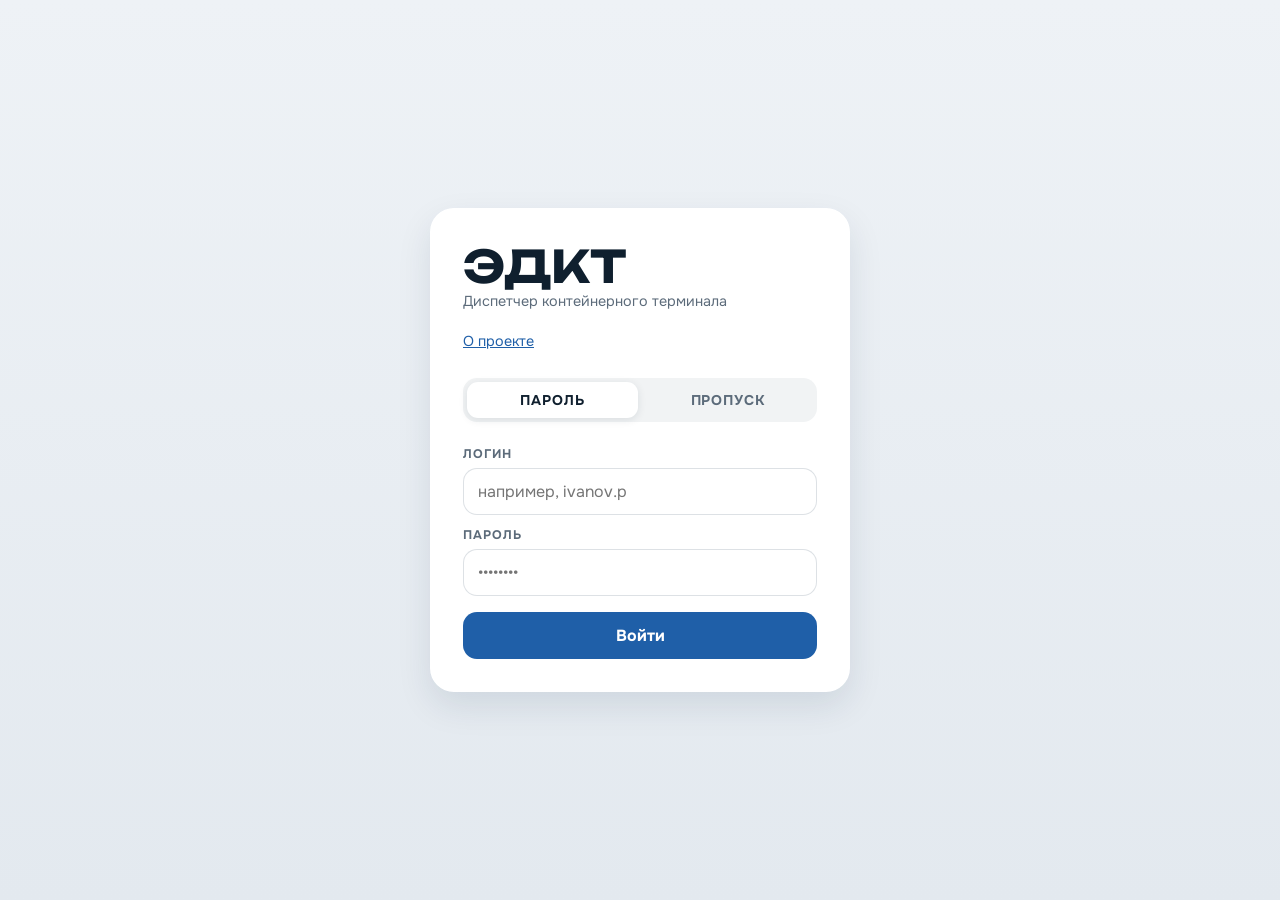
<file: Bigchallenges/frontend/crane.html>
<!doctype html>
<html lang="ru">
  <head>
    <meta charset="UTF-8" />
    <meta name="viewport" content="width=device-width, initial-scale=1.0" />
    <title>ЭДКТ — Крановщик</title>
    <style>
      :root {
        --bg: linear-gradient(135deg, #f4efe4 0%, #dfe8f3 100%);
        --panel: rgba(255, 252, 247, 0.92);
        --panel-dark: #17324a;
        --line: rgba(23, 50, 74, 0.16);
        --text: #102332;
        --muted: #556b7c;
        --accent: #d34d2d;
        --accent-dark: #a9381d;
        --empty: #f7f1e8;
        --busy: #cfe3f6;
        --shadow: 0 20px 45px rgba(19, 41, 60, 0.12);
      }

      * {
        box-sizing: border-box;
      }

      body {
        margin: 0;
        font-family: "Trebuchet MS", "Segoe UI", sans-serif;
        color: var(--text);
        background: var(--bg);
      }

      /* ── User Bar ── */
      .user-bar {
        position: sticky;
        top: 0;
        z-index: 100;
        background: rgba(23, 50, 74, 0.97);
        backdrop-filter: blur(10px);
        color: white;
        display: flex;
        align-items: center;
        justify-content: space-between;
        padding: 12px 24px;
        gap: 16px;
      }

      .user-bar-left {
        display: flex;
        align-items: center;
        gap: 14px;
        flex-wrap: wrap;
      }

      .user-bar-title {
        font-size: 1.1rem;
        font-weight: 700;
        text-transform: uppercase;
        letter-spacing: 0.1em;
        opacity: 0.9;
      }

      .user-bar-name {
        font-size: 0.95rem;
        opacity: 0.85;
      }

      .role-badge {
        background: rgba(211, 77, 45, 0.85);
        color: white;
        font-size: 0.72rem;
        font-weight: 700;
        text-transform: uppercase;
        letter-spacing: 0.1em;
        padding: 3px 9px;
        border-radius: 8px;
      }

      .ws-badge {
        font-size: 0.78rem;
        font-weight: 700;
        padding: 4px 10px;
        border-radius: 8px;
        letter-spacing: 0.05em;
      }

      .ws-connected {
        background: rgba(40, 167, 80, 0.25);
        color: #6ee496;
        border: 1px solid rgba(40, 167, 80, 0.4);
      }

      .ws-disconnected {
        background: rgba(211, 77, 45, 0.25);
        color: #f4a89a;
        border: 1px solid rgba(211, 77, 45, 0.4);
      }

      .btn-logout {
        background: rgba(255, 255, 255, 0.12);
        color: white;
        border: 1px solid rgba(255, 255, 255, 0.2);
        border-radius: 10px;
        padding: 7px 14px;
        font: inherit;
        font-size: 0.82rem;
        font-weight: 700;
        cursor: pointer;
        text-transform: uppercase;
        letter-spacing: 0.06em;
        transition: background 0.18s;
        width: auto;
      }

      .btn-logout:hover {
        background: rgba(255, 255, 255, 0.22);
        transform: none;
      }

      /* ── Page ── */
      .page {
        max-width: 960px;
        margin: 0 auto;
        padding: 32px 20px 48px;
      }

      /* ── Hero ── */
      .hero {
        display: grid;
        grid-template-columns: 1.2fr 0.8fr;
        gap: 18px;
        margin-bottom: 28px;
      }

      .hero-card,
      .summary,
      .table-panel {
        background: var(--panel);
        border: 1px solid rgba(255, 255, 255, 0.6);
        border-radius: 24px;
        box-shadow: var(--shadow);
        backdrop-filter: blur(12px);
      }

      .hero-card {
        padding: 28px;
      }

      .hero h1 {
        margin: 0 0 8px;
        font-size: clamp(1.6rem, 3vw, 2.6rem);
        line-height: 0.95;
        letter-spacing: -0.05em;
        text-transform: uppercase;
      }

      .hero p {
        margin: 0;
        color: var(--muted);
        font-size: 0.95rem;
      }

      .hero-actions {
        display: flex;
        gap: 10px;
        flex-wrap: wrap;
        margin-top: 18px;
      }

      .summary {
        padding: 24px;
        display: grid;
        gap: 12px;
        align-content: start;
      }

      .summary-title {
        font-size: 0.8rem;
        text-transform: uppercase;
        letter-spacing: 0.12em;
        color: var(--muted);
      }

      /* ── Table panel ── */
      .table-panel {
        padding: 24px;
      }

      .panel-head {
        display: flex;
        align-items: center;
        justify-content: space-between;
        gap: 12px;
        margin-bottom: 20px;
        flex-wrap: wrap;
      }

      .panel-head h2 {
        margin: 0;
        font-size: 1rem;
        text-transform: uppercase;
        letter-spacing: 0.08em;
      }

      .panel-head p {
        margin: 4px 0 0;
        color: var(--muted);
        font-size: 0.88rem;
      }

      /* ── Buttons ── */
      button {
        border-radius: 14px;
        font: inherit;
        border: 0;
        padding: 10px 16px;
        font-weight: 700;
        cursor: pointer;
        transition:
          transform 0.18s ease,
          background 0.18s ease;
        width: auto;
      }

      button:hover {
        transform: translateY(-1px);
      }

      button:active {
        transform: translateY(0);
      }

      .btn-primary {
        background: var(--accent);
        color: white;
      }

      .btn-primary:hover {
        background: var(--accent-dark);
      }

      .btn-secondary {
        background: #183852;
        color: white;
      }

      .btn-secondary:hover {
        background: #10293d;
      }

      .crane-pick {
        display: flex;
        gap: 8px;
        margin-bottom: 10px;
      }
      .crane-pick select {
        flex: 1;
        padding: 10px 12px;
        border-radius: 12px;
        border: 1px solid rgba(0, 0, 0, 0.12);
        font: inherit;
        background: #fff;
      }
      .btn-sm {
        padding: 6px 12px;
        font-size: 0.82rem;
        border-radius: 10px;
      }

      .btn-start {
        background: rgba(24, 56, 82, 0.12);
        color: #183852;
      }

      .btn-start:hover {
        background: #183852;
        color: white;
      }

      .btn-done {
        background: rgba(40, 167, 80, 0.12);
        color: #1a7a3c;
      }

      .btn-done:hover {
        background: rgba(40, 167, 80, 0.9);
        color: white;
      }

      /* ── Task cards ── */
      .task-card {
        background: rgba(255, 255, 255, 0.7);
        border: 1px solid rgba(16, 35, 50, 0.1);
        border-radius: 18px;
        overflow: hidden;
        margin-bottom: 14px;
      }

      .task-card-header {
        display: flex;
        align-items: center;
        gap: 12px;
        padding: 14px 18px;
        background: rgba(23, 50, 74, 0.05);
        border-bottom: 1px solid rgba(16, 35, 50, 0.07);
        flex-wrap: wrap;
      }

      .task-id {
        font-weight: 700;
        font-size: 0.95rem;
        text-transform: uppercase;
        letter-spacing: 0.05em;
      }

      .task-meta {
        color: var(--muted);
        font-size: 0.85rem;
        flex: 1;
      }

      /* ── Action items ── */
      .action-item {
        display: grid;
        grid-template-columns: auto 1fr 1fr auto auto;
        gap: 10px;
        align-items: center;
        padding: 12px 18px;
        border-bottom: 1px solid rgba(16, 35, 50, 0.06);
        font-size: 0.88rem;
      }

      .action-item:last-child {
        border-bottom: 0;
      }

      .action-type-badge {
        background: rgba(23, 50, 74, 0.1);
        color: var(--text);
        font-size: 0.72rem;
        font-weight: 700;
        text-transform: uppercase;
        letter-spacing: 0.08em;
        padding: 3px 8px;
        border-radius: 7px;
        white-space: nowrap;
      }

      .action-cont {
        font-family: "Consolas", monospace;
        font-size: 0.88rem;
        font-weight: 700;
      }

      .action-route {
        color: var(--muted);
        font-size: 0.82rem;
      }

      /* ── Status badges ── */
      .status-badge {
        font-size: 0.72rem;
        font-weight: 700;
        text-transform: uppercase;
        letter-spacing: 0.08em;
        padding: 3px 9px;
        border-radius: 8px;
        white-space: nowrap;
      }

      .status-pending {
        background: rgba(23, 50, 74, 0.08);
        color: var(--muted);
      }

      .status-sent {
        background: rgba(207, 227, 246, 0.7);
        color: #1a4a6e;
      }

      .status-in_progress {
        background: rgba(255, 193, 7, 0.2);
        color: #7a5c00;
      }

      .status-done {
        background: rgba(40, 167, 80, 0.15);
        color: #1a7a3c;
      }

      .status-failed {
        background: rgba(211, 77, 45, 0.15);
        color: var(--accent-dark);
      }

      /* ── Info box ── */
      .info-box {
        padding: 12px 14px;
        border-radius: 14px;
        background: rgba(255, 255, 255, 0.72);
        border: 1px solid rgba(16, 35, 50, 0.08);
        font-size: 0.92rem;
        min-height: 48px;
        word-break: break-word;
      }

      /* ── Misc ── */
      .subtle {
        color: var(--muted);
        font-size: 0.88rem;
      }

      .loader {
        display: inline-block;
        width: 14px;
        height: 14px;
        border: 2px solid rgba(16, 35, 50, 0.15);
        border-top-color: var(--accent);
        border-radius: 50%;
        animation: spin 0.6s linear infinite;
        vertical-align: middle;
        margin-right: 6px;
      }

      @keyframes spin {
        to {
          transform: rotate(360deg);
        }
      }

      /* ── Toast notifications ── */
      .toast-container {
        position: fixed;
        bottom: 24px;
        right: 24px;
        z-index: 200;
        display: flex;
        flex-direction: column;
        gap: 10px;
        pointer-events: none;
      }

      .toast {
        background: var(--panel-dark);
        color: white;
        padding: 14px 18px;
        border-radius: 16px;
        box-shadow: 0 8px 24px rgba(0, 0, 0, 0.3);
        font-size: 0.9rem;
        max-width: 320px;
        pointer-events: auto;
        animation: slideIn 0.3s ease;
      }

      .toast-title {
        font-weight: 700;
        font-size: 0.78rem;
        text-transform: uppercase;
        letter-spacing: 0.08em;
        opacity: 0.7;
        margin-bottom: 4px;
      }

      @keyframes slideIn {
        from {
          transform: translateX(120%);
          opacity: 0;
        }
        to {
          transform: translateX(0);
          opacity: 1;
        }
      }

      @keyframes slideOut {
        to {
          transform: translateX(120%);
          opacity: 0;
        }
      }

      /* ── Responsive ── */
      @media (max-width: 768px) {
        .hero {
          grid-template-columns: 1fr;
        }

        .action-item {
          grid-template-columns: auto 1fr;
          gap: 6px;
        }

        .action-item .action-route,
        .action-item .status-badge {
          grid-column: span 2;
        }

        .action-item .action-btn-wrap {
          grid-column: span 2;
        }
      }
    </style>
      <link rel="stylesheet" href="theme.css" />
  </head>
  <body>
    <!-- ═══ USER BAR ═══ -->
    <header class="user-bar">
      <div class="user-bar-left">
        <span class="user-bar-title">ЭДКТ</span>
        <span class="user-bar-name" id="ub_name">—</span>
        <span class="role-badge">Крановщик</span>
      </div>
      <div style="display: flex; gap: 8px; align-items: center">
        <span id="ws_badge" class="ws-badge ws-disconnected">● Отключён</span>
        <button class="btn-logout" onclick="logout()">Выйти</button>
      </div>
    </header>

    <div class="page">
      <!-- ═══ HERO ═══ -->
      <section class="hero">
        <div class="hero-card">
          <h1>Мои задания</h1>
          <p>
            Список заданий, назначенных вам. Получайте уведомления о новых
            заданиях в реальном времени.
          </p>
          <div class="hero-actions">
            <button class="btn-secondary" onclick="loadTasks()">
              Обновить список
            </button>
          </div>
        </div>
        <aside class="summary">
          <div class="summary-title">Статус</div>
          <div class="info-box" id="status_box">Инициализация...</div>
          <div class="summary-title" style="margin-top: 18px">Мой кран</div>
          <div class="crane-pick">
            <select id="crane_select"></select>
            <button class="btn-secondary" onclick="takeCrane()">Занять</button>
          </div>
          <div class="info-box" id="crane_box">Кран не выбран</div>
        </aside>
      </section>

      <!-- ═══ TASKS ═══ -->
      <div class="table-panel">
        <div class="panel-head">
          <div>
            <h2>Задания</h2>
            <p>Нажмите «Начать» или «Завершить» для смены статуса действия.</p>
          </div>
          <button class="btn-secondary" onclick="loadTasks()">Обновить</button>
        </div>
        <div id="tasks_list">
          <p class="subtle">
            <span class="loader"></span>Загрузка заданий...
          </p>
        </div>
      </div>
    </div>

    <!-- ═══ TOAST CONTAINER ═══ -->
    <div class="toast-container" id="toast_container"></div>

    <script>
      const API = "http://127.0.0.1:8000";
      const WS_URL = "ws://127.0.0.1:8000/ws";

      let ws = null;
      let wsReconnectTimer = null;

      // ── Auth guard ──
      const token = localStorage.getItem("token");
      if (!token) {
        location.href = "login.html";
      }

      function authHeaders() {
        return { Authorization: "Bearer " + token };
      }

      function logout() {
        if (ws) ws.close();
        localStorage.removeItem("token");
        localStorage.removeItem("user");
        location.href = "login.html";
      }

      function setStatus(msg) {
        document.getElementById("status_box").textContent = msg;
      }

      // ── Init ──
      async function init() {
        try {
          const res = await fetch(API + "/user/me", {
            headers: authHeaders(),
          });
          if (!res.ok) {
            logout();
            return;
          }
          const user = await res.json();
          if (user.role !== "crane_operator") {
            location.href = "index.html";
            return;
          }
          const name =
            [user.first_name, user.last_name].filter(Boolean).join(" ") ||
            user.user_name || user.username || user.name || "ID " + user.id;
          document.getElementById("ub_name").textContent = name;
          setStatus("Добро пожаловать, " + name + "!");
          window.ME = user;
          connectWebSocket();
          loadCranes();
          loadTasks();
        } catch (e) {
          logout();
        }
      }

      // ── Краны: крановщик выбирает кран в начале смены ──
      async function loadCranes() {
        try {
          const res = await fetch(API + "/cran/cranes", { headers: authHeaders() });
          const cranes = await res.json();
          if (!res.ok) return;
          const mine = cranes.find((c) => window.ME && c.operator_name === window.ME.user_name);
          document.getElementById("crane_select").innerHTML = cranes
            .map((c) => `<option value="${c.crane_id}" ${mine && mine.crane_id === c.crane_id ? "selected" : ""}>${c.name}${c.operator_name && (!mine || mine.crane_id !== c.crane_id) ? " (занят: " + c.operator_name + ")" : ""}</option>`)
            .join("");
          document.getElementById("crane_box").textContent = mine
            ? "Вы работаете на кране «" + mine.name + "»."
            : "Кран не выбран — выберите кран, чтобы получать наряды на него.";
        } catch {}
      }

      async function takeCrane() {
        const id = document.getElementById("crane_select").value;
        if (!id) return;
        const res = await fetch(API + "/cran/cranes/" + id + "/take", {
          method: "POST",
          headers: authHeaders(),
        });
        const data = await res.json();
        setStatus(res.ok ? "Вы заняли кран «" + data.name + "»." : data.detail || JSON.stringify(data));
        loadCranes();
        loadTasks();
      }

      // ── WebSocket ──
      function connectWebSocket() {
        if (ws && ws.readyState === WebSocket.OPEN) return;

        ws = new WebSocket(WS_URL + "?token=" + encodeURIComponent(token));

        ws.onopen = () => {
          setBadge(true);
          setStatus("WebSocket подключён. Ожидание заданий...");
          clearTimeout(wsReconnectTimer);
        };

        ws.onmessage = (event) => {
          try {
            const msg = JSON.parse(event.data);
            if (msg.type === "new_task") {
              showToast(
                "Новое задание",
                "Задание #" +
                  msg.task_id +
                  " — " +
                  msg.actions_count +
                  " действий",
              );
              setStatus("Получено новое задание #" + msg.task_id + ".");
              loadTasks();
            }
          } catch {
            // ignore non-JSON messages
          }
        };

        ws.onclose = () => {
          setBadge(false);
          wsReconnectTimer = setTimeout(connectWebSocket, 3000);
        };

        ws.onerror = () => {
          ws.close();
        };
      }

      function setBadge(connected) {
        const badge = document.getElementById("ws_badge");
        badge.textContent = connected ? "● Онлайн" : "● Отключён";
        badge.className =
          "ws-badge " + (connected ? "ws-connected" : "ws-disconnected");
      }

      // ── Tasks ──
      async function loadTasks() {
        const container = document.getElementById("tasks_list");
        container.innerHTML =
          '<p class="subtle"><span class="loader"></span>Загрузка...</p>';
        try {
          const res = await fetch(
            API + "/cran/tasks?assigned_to_me=true&status=sent",
            { headers: authHeaders() },
          );
          const data = await res.json();
          if (!res.ok) {
            container.innerHTML =
              '<p class="subtle" style="color:var(--accent)">Ошибка: ' +
              JSON.stringify(data) +
              "</p>";
            return;
          }
          if (!Array.isArray(data) || data.length === 0) {
            container.innerHTML =
              '<p class="subtle">Заданий пока нет.</p>';
            return;
          }
          container.innerHTML = data
            .map((task) => renderTaskCard(task))
            .join("");
        } catch (e) {
          container.innerHTML =
            '<p class="subtle" style="color:var(--accent)">Ошибка соединения: ' +
            e.message +
            "</p>";
        }
      }

      const STATUS_LABEL = {
        pending: "Ожидает",
        sent: "Отправлено",
        in_progress: "В работе",
        done: "Завершено",
        failed: "Ошибка",
      };

      const ACTION_LABEL = {
        LOAD: "Погрузка",
        ADD: "Добавление",
        REAR: "Перестановка",
        load: "Погрузка",
        add: "Добавление",
        rear: "Перестановка",
      };

      function renderTaskCard(task) {
        const statusLabel = STATUS_LABEL[task.status] || task.status;
        const actionsHtml = (task.actions || [])
          .map((a) => {
            const statusClass = "status-" + a.status;
            const aLabel = STATUS_LABEL[a.status] || a.status;
            const typeLabel = ACTION_LABEL[a.action_type] || a.action_type;

            let actionBtn = "";
            if (a.status === "pending") {
              actionBtn = `<div class="action-btn-wrap">
                <button class="btn-sm btn-start" onclick="updateAction(${task.id},${a.id},'in_progress')">
                  Начать
                </button>
              </div>`;
            } else if (a.status === "in_progress") {
              actionBtn = `<div class="action-btn-wrap">
                <button class="btn-sm btn-done" onclick="updateAction(${task.id},${a.id},'done')">
                  Завершить
                </button>
              </div>`;
            } else {
              actionBtn = '<div class="action-btn-wrap"></div>';
            }

            return `
            <div class="action-item">
              <span class="action-type-badge">${typeLabel}</span>
              <span class="action-cont">${a.cont_num || "—"}</span>
              <span class="action-route">${a.from_loc || "—"} → ${a.to_loc || "—"}</span>
              <span class="status-badge ${statusClass}">${aLabel}</span>
              ${actionBtn}
            </div>`;
          })
          .join("");

        return `
        <div class="task-card">
          <div class="task-card-header">
            <span class="task-id">Задание #${task.id}</span>
            <span class="task-meta">${(task.actions || []).length} действий</span>
            <span class="status-badge status-${task.status}">${statusLabel}</span>
          </div>
          ${actionsHtml}
        </div>`;
      }

      async function updateAction(taskId, actionId, newStatus) {
        try {
          const res = await fetch(
            API + "/cran/tasks/" + taskId + "/actions/" + actionId,
            {
              method: "PATCH",
              headers: {
                ...authHeaders(),
                "Content-Type": "application/json",
              },
              body: JSON.stringify({ status: newStatus }),
            },
          );
          if (!res.ok) {
            const data = await res.json();
            showToast(
              "Ошибка",
              data.detail || "Не удалось обновить статус действия",
            );
            return;
          }
          setStatus(
            "Действие " +
              actionId +
              " в задании #" +
              taskId +
              " → " +
              (STATUS_LABEL[newStatus] || newStatus),
          );
          loadTasks();
        } catch (e) {
          showToast("Ошибка", e.message);
        }
      }

      // ── Toast ──
      function showToast(title, message) {
        const container = document.getElementById("toast_container");
        const toast = document.createElement("div");
        toast.className = "toast";
        toast.innerHTML = `<div class="toast-title">${title}</div><div>${message}</div>`;
        container.appendChild(toast);
        setTimeout(() => {
          toast.style.animation = "slideOut 0.3s ease forwards";
          setTimeout(() => toast.remove(), 320);
        }, 5000);
      }

      init();
    </script>
  </body>
</html>
</file>
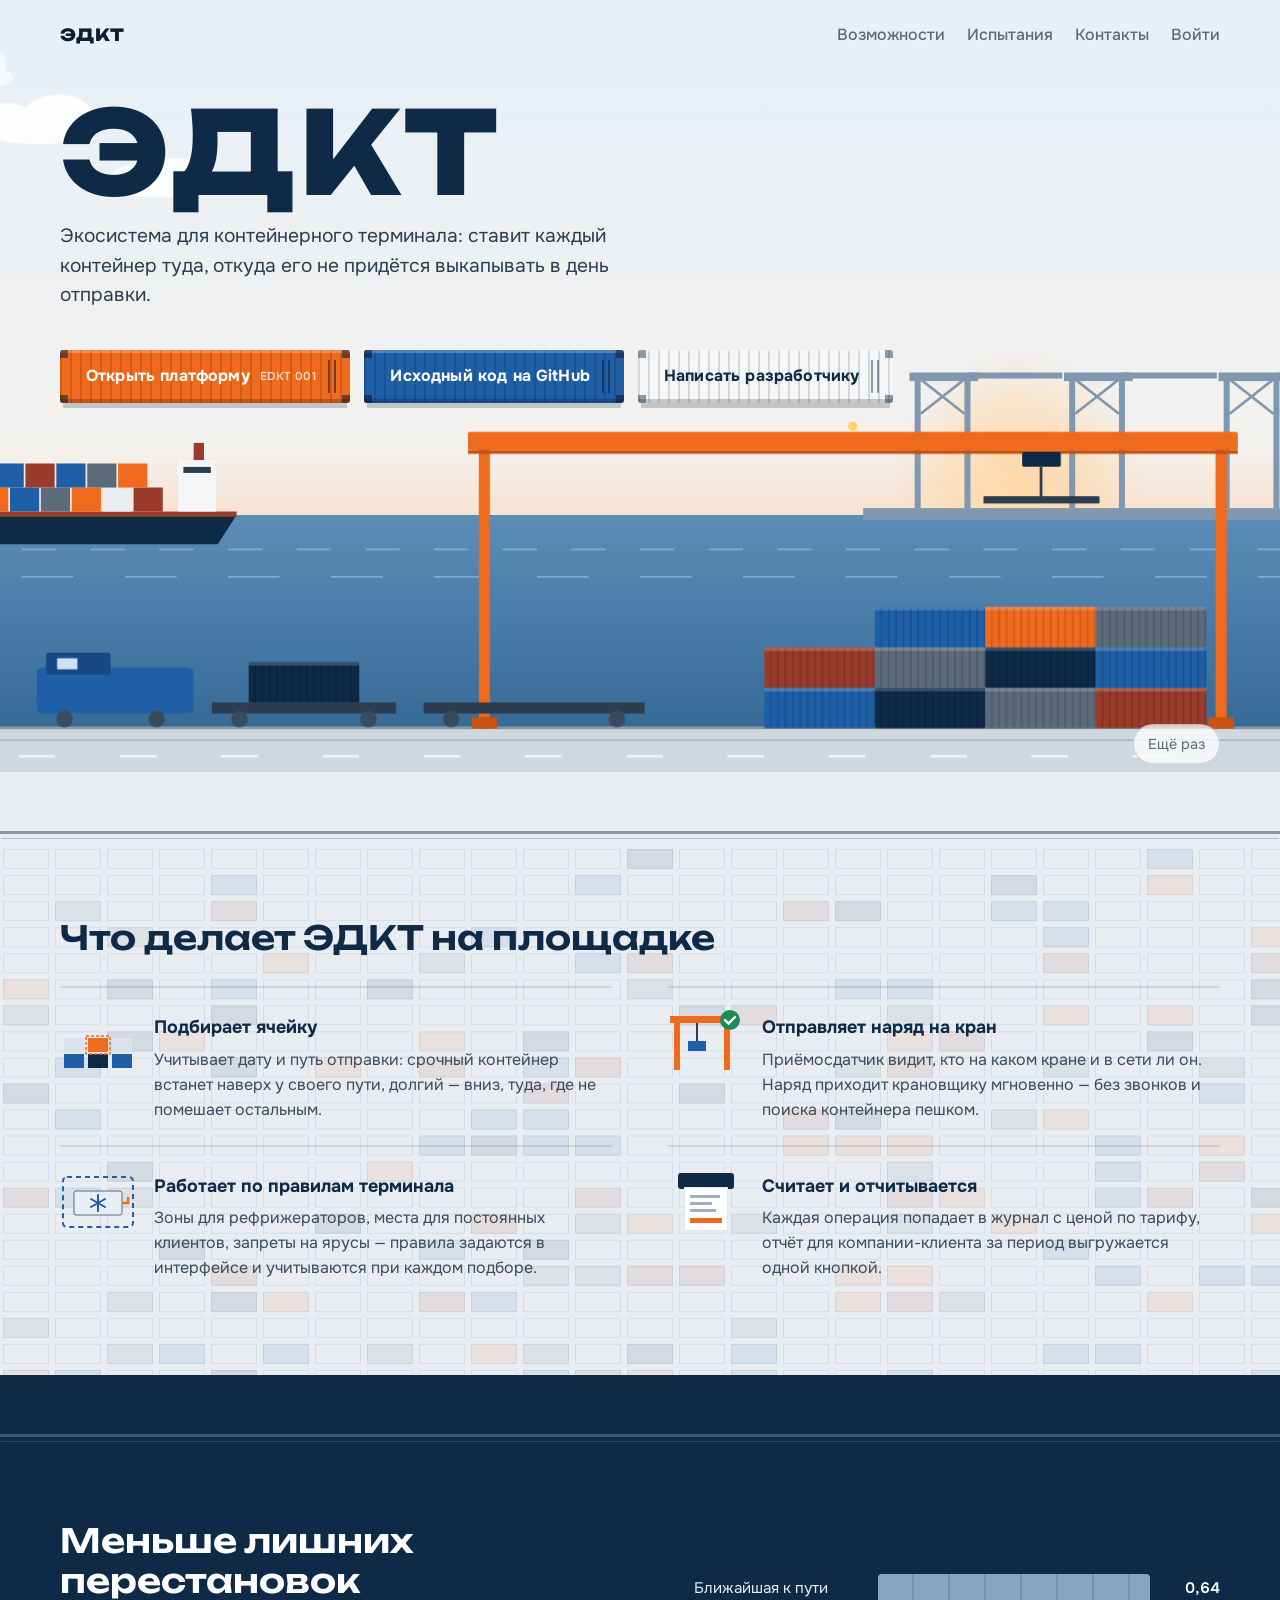
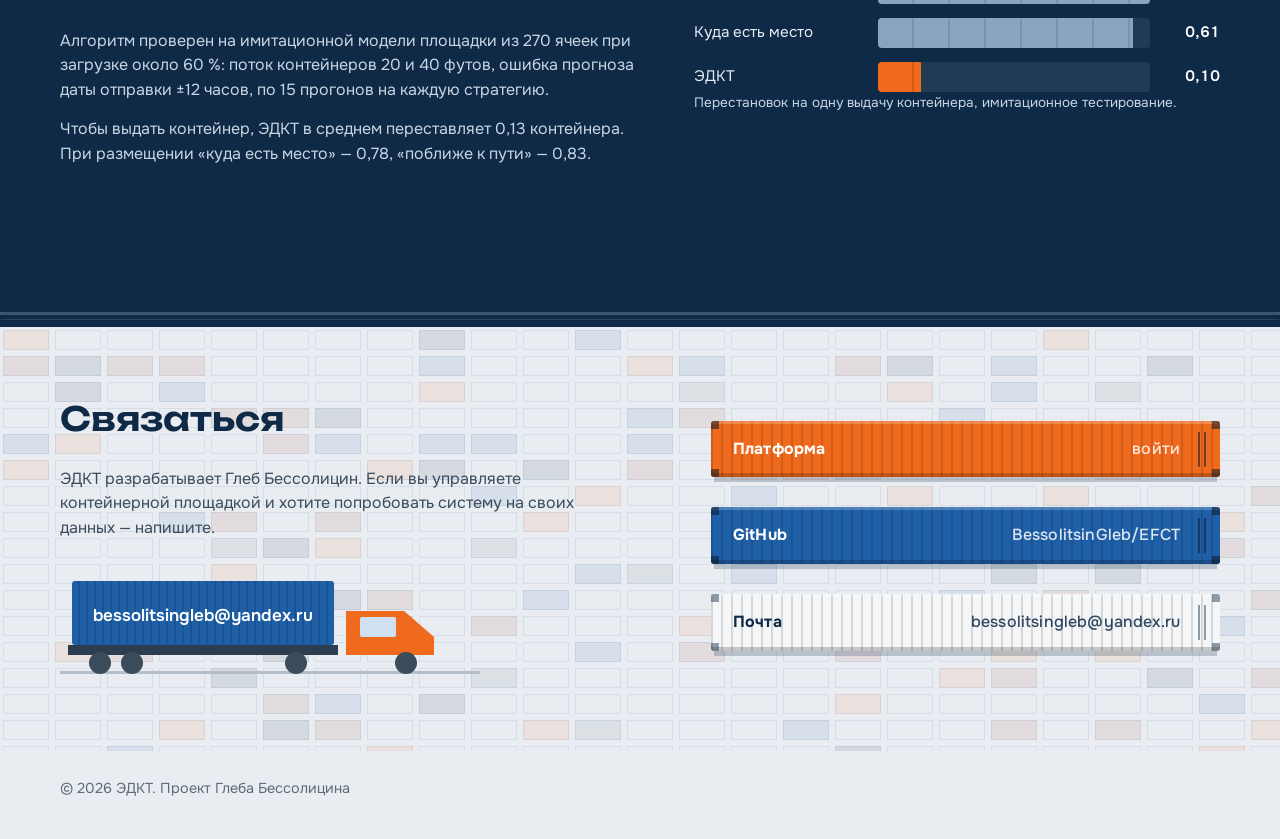
<file: Bigchallenges/frontend/landing.html>
<!doctype html>
<html lang="ru">
  <head>
    <meta charset="UTF-8" />
    <meta name="viewport" content="width=device-width, initial-scale=1.0" />
    <title>ЭДКТ — экосистема для контейнерного терминала</title>
    <meta name="description" content="ЭДКТ подбирает ячейку для контейнера с учётом даты отправки, передаёт наряды крановщикам и ведёт учёт операций." />
    <link rel="preconnect" href="https://fonts.googleapis.com" />
    <link rel="preconnect" href="https://fonts.gstatic.com" crossorigin />
    <link href="https://fonts.googleapis.com/css2?family=Onest:wght@400;500;600&family=Unbounded:wght@600;800&display=swap" rel="stylesheet" />
    <style>
      /* VOICE: дружелюбный порт — живая площадка, где всё едет, поднимается и встаёт на место.
         IDEA: страница ведёт себя как контейнерный терминал: разделы соединены железной дорогой,
               при прокрутке по ней проносятся составы, а каждый блок «разгружается» на глазах.
         PICTURE: козловой кран переносит контейнер с поезда в штабель, затем опускаются буквы ЭДКТ.
         COLOUR/TYPE: морской синий, сигнальный синий, оранжевый как у кранов; Unbounded + Onest.
         LAYOUT: герой-площадка, рельсовые переезды между разделами, тёмный блок испытаний, контакты с грузовиком. */
      :root {
        --harbor: #0e2a47;
        --signal: #1f5fa8;
        --safety: #f06a1d;
        --concrete: #e9edf1;
        --steel: #5c6b7a;
        --ink: #0f1f2e;
        --oxide: #9a3b2b;
        --display: "Unbounded", "Onest", system-ui, sans-serif;
        --ui: "Onest", "Segoe UI", system-ui, sans-serif;
        --arrive: cubic-bezier(.22,.8,.3,1);
      }
      * { box-sizing: border-box; min-width: 0; }
      html { scroll-behavior: smooth; }
      body { margin: 0; font-family: var(--ui); color: var(--ink); background: var(--concrete); line-height: 1.55; overflow-x: clip; }
      a { color: inherit; }
      :focus-visible { outline: 3px solid var(--safety); outline-offset: 3px; border-radius: 4px; }
      .wrap { width: min(1160px, 100% - 40px); margin-inline: auto; }

      /* ---------- шапка ---------- */
      .top { position: absolute; inset: 0 0 auto 0; z-index: 3; padding: 22px 0; }
      .top .wrap { display: flex; align-items: center; justify-content: space-between; gap: 16px; }
      .mark { font-family: var(--display); font-weight: 800; font-size: 1.05rem; text-decoration: none; letter-spacing: 0.02em; }
      .top nav { display: flex; gap: 22px; font-weight: 500; flex-wrap: wrap; }
      .top nav a { text-decoration: none; color: var(--steel); }
      .top nav a:hover { color: var(--harbor); }

      /* ---------- герой ---------- */
      .hero { position: relative; background: linear-gradient(180deg, #e6f0f8 0%, #f3f1ee 58%, #f6e3d2 66%, var(--concrete) 100%); overflow: hidden; --mx: 0; --my: 0; }
      /* порт на заднем плане: небо, море, судно, причальные краны; слои смещаются за мышью */
      .backdrop { position: absolute; inset: 0; width: 100%; height: 100%; z-index: 0; }
      .scene { position: relative; z-index: 1; }
      .px1 { transform: translate(calc(var(--mx) * 26px), calc(var(--my) * 8px)); transition: transform .6s ease-out; }
      .px2 { transform: translate(calc(var(--mx) * 12px), calc(var(--my) * 4px)); transition: transform .6s ease-out; }
      .px3 { transform: translate(calc(var(--mx) * 5px), 0); transition: transform .6s ease-out; }
      .cloud { animation: drift linear infinite; }
      .cloud.c1 { animation-duration: 90s; } .cloud.c2 { animation-duration: 130s; animation-delay: -60s; } .cloud.c3 { animation-duration: 110s; animation-delay: -30s; }
      @keyframes drift { from { transform: translateX(-300px); } to { transform: translateX(1900px); } }
      .gull { animation: fly 26s linear infinite; }
      .gull.g2 { animation-duration: 34s; animation-delay: -12s; }
      .gull path { animation: flap .5s ease-in-out infinite alternate; transform-box: fill-box; transform-origin: center; }
      @keyframes fly { from { transform: translate(-80px, 0); } 50% { transform: translate(800px, -26px); } to { transform: translate(1700px, 6px); } }
      @keyframes flap { to { transform: scaleY(-0.6); } }
      .waves { animation: waves 6s linear infinite; }
      .waves.w2 { animation-duration: 9s; animation-direction: reverse; }
      @keyframes waves { to { transform: translateX(-80px); } }
      .ship { animation: sail 80s linear -41s infinite; cursor: pointer; }
      @keyframes sail { from { transform: translateX(1750px); } to { transform: translateX(-700px); } }
      .ship .bob { animation: bob 3.2s ease-in-out infinite; }
      @keyframes bob { 50% { transform: translateY(2px) rotate(0.4deg); } }
      .boom { transform-box: fill-box; transform-origin: 0% 50%; animation: boom 7s ease-in-out infinite; }
      .boom.b2 { animation-delay: -2.5s; } .boom.b3 { animation-delay: -5s; }
      @keyframes boom { 0%, 35% { transform: rotate(0deg); } 50%, 85% { transform: rotate(-24deg); } }
      .honk-text, .puff { opacity: 0; }
      .ship.honk .honk-text { animation: honk 1.6s ease-out; }
      .ship.honk .puff { animation: puff 1.6s ease-out; }
      .ship.honk .puff:nth-of-type(2) { animation-delay: .15s; } .ship.honk .puff:nth-of-type(3) { animation-delay: .3s; }
      @keyframes honk { 10%, 70% { opacity: 1; transform: translateY(-6px); } 100% { opacity: 0; transform: translateY(-16px); } }
      @keyframes puff { 0% { opacity: .8; transform: translate(0, 0) scale(.6); } 100% { opacity: 0; transform: translate(-14px, -34px) scale(1.8); } }
      .puff { transform-box: fill-box; transform-origin: center; }

      /* живой план площадки за разделами */
      .yardbg { position: relative; isolation: isolate; }
      .yardbg > canvas { position: absolute; inset: 0; width: 100%; height: 100%; z-index: -1; }
      .hero-copy { position: relative; z-index: 2; padding-top: clamp(84px, 11vh, 120px); }
      .word { font-family: var(--display); font-weight: 800; font-size: clamp(3.6rem, 9vw, 7.4rem); line-height: 0.92; margin: 0; color: var(--harbor); display: flex; gap: 0.02em; }
      .word span { display: inline-block; }
      .lede { font-size: clamp(1.05rem, 1.5vw, 1.25rem); max-width: 46ch; margin: 16px 0 22px; color: #2b3d4f; }
      .actions { display: flex; flex-wrap: wrap; gap: 26px 14px; padding-top: 18px; }
      /* кнопки-контейнеры: гофра, угловые фитинги, ручки дверей; при наведении спредер поднимает контейнер */
      .ctr {
        --c: var(--safety); --t: #fff; --fit: rgba(10, 24, 38, 0.55);
        position: relative; display: inline-flex; align-items: center; justify-content: center; gap: 10px;
        min-height: 50px; padding: 14px 34px 14px 26px; border-radius: 3px; text-decoration: none;
        font-weight: 700; letter-spacing: 0.01em; color: var(--t);
        background-color: var(--c);
        background-image: repeating-linear-gradient(90deg, rgba(0,0,0,0.13) 0 2px, transparent 2px 10px);
        box-shadow: inset 0 3px 0 rgba(255,255,255,0.22), inset 0 -4px 0 rgba(0,0,0,0.2), 0 8px 0 -3px rgba(14,42,71,0.22);
        transition: transform .35s cubic-bezier(.3,1.5,.5,1), box-shadow .35s ease;
      }
      .ctr::before {
        content: ""; position: absolute; inset: 0; pointer-events: none; border-radius: 3px;
        background:
          linear-gradient(var(--fit), var(--fit)) left 0 top 0 / 8px 8px no-repeat,
          linear-gradient(var(--fit), var(--fit)) right 0 top 0 / 8px 8px no-repeat,
          linear-gradient(var(--fit), var(--fit)) left 0 bottom 0 / 8px 8px no-repeat,
          linear-gradient(var(--fit), var(--fit)) right 0 bottom 0 / 8px 8px no-repeat,
          linear-gradient(var(--fit), var(--fit)) right 14px center / 2px 62% no-repeat,
          linear-gradient(var(--fit), var(--fit)) right 20px center / 2px 62% no-repeat;
      }
      .ctr::after {
        content: ""; position: absolute; left: 18%; right: 18%; top: -22px; height: 20px; pointer-events: none;
        background:
          linear-gradient(#2b3d4f, #2b3d4f) center top / 3px 14px no-repeat,
          linear-gradient(#2b3d4f, #2b3d4f) center bottom / 100% 5px no-repeat;
        opacity: 0; transform: translateY(-10px); transition: opacity .2s, transform .3s ease;
      }
      .ctr:hover { transform: translateY(-7px); box-shadow: inset 0 3px 0 rgba(255,255,255,0.22), inset 0 -4px 0 rgba(0,0,0,0.2), 0 16px 10px -8px rgba(14,42,71,0.35); }
      .ctr:hover::after { opacity: 1; transform: none; }
      .ctr:active { transform: translateY(1px); transition-duration: .08s; }
      .ctr:focus-visible { outline: 3px solid var(--harbor); outline-offset: 4px; }
      .ctr.blue { --c: var(--signal); }
      .ctr.white { --c: #f4f6f8; --t: var(--harbor); --fit: rgba(14, 42, 71, 0.45); }
      .ctr .code { font-size: 0.72rem; font-weight: 600; opacity: 0.75; letter-spacing: 0.04em; }
      .scene { display: block; width: 100%; height: auto; margin-top: 14px; pointer-events: none; }
      .scene .train, .scene .lift, .scene .crane, .scene .trolley { pointer-events: auto; cursor: pointer; }
      .replay { position: absolute; right: max(20px, calc((100% - 1160px) / 2)); bottom: 8px; z-index: 2; font: inherit; font-size: 0.9rem; color: var(--steel); background: rgba(255,255,255,0.75); border: 1px solid rgba(14,42,71,0.15); border-radius: 999px; padding: 8px 14px; cursor: pointer; }
      .replay:hover { color: var(--harbor); }

      /* главная сцена: поезд и переносимый контейнер едут по одной кривой, дальше кран */
      .play .train { animation: train 5.2s both; }
      .play .lift { animation: lift 5.2s both; }
      .play .trolley { animation: trolley 5.2s ease-in-out both; }
      .play .spreader { animation: spreader 5.2s ease-in-out both; }
      .play .cable { animation: cable 5.2s ease-in-out both; }
      .cable { transform-box: fill-box; transform-origin: top; }
      .play .stack-rise { animation: rise 0.6s ease-out both; }
      .tractor { animation: tractor 11s linear 6s infinite; transform: translateX(-420px); }
      .beacon { animation: beacon 1.2s ease-in-out 5.4s infinite; }
      .word span { animation: drop 0.55s cubic-bezier(.3,1.4,.5,1) both; }
      .word span:nth-child(1) { animation-delay: 4.1s; }
      .word span:nth-child(2) { animation-delay: 4.25s; }
      .word span:nth-child(3) { animation-delay: 4.4s; }
      .word span:nth-child(4) { animation-delay: 4.55s; }
      .lede, .actions { animation: fade 0.6s ease-out both; }
      .lede { animation-delay: 4.9s; }
      .actions { animation-delay: 5.1s; }

      @keyframes train {
        0% { transform: translateX(-760px); animation-timing-function: var(--arrive); }
        30%, 100% { transform: translateX(0); }
      }
      @keyframes lift {
        0% { transform: translate(-760px, 0); animation-timing-function: var(--arrive); }
        30% { transform: translate(0, 0); }
        40% { transform: translate(0, 0); animation-timing-function: ease-in-out; }
        52% { transform: translate(0, -176px); animation-timing-function: ease-in-out; }
        70% { transform: translate(500px, -176px); animation-timing-function: ease-in-out; }
        82%, 100% { transform: translate(500px, -60px); }
      }
      @keyframes trolley { 0%, 24% { transform: translateX(260px); } 33%, 52% { transform: translateX(0); } 70%, 100% { transform: translateX(500px); } }
      @keyframes spreader { 0%, 33% { transform: translateY(-170px); } 40% { transform: translateY(0); } 52%, 70% { transform: translateY(-176px); } 82%, 88% { transform: translateY(-60px); } 100% { transform: translateY(-170px); } }
      @keyframes cable { 0%, 33% { transform: scaleY(0.17); } 40% { transform: scaleY(1); } 52%, 70% { transform: scaleY(0.14); } 82%, 88% { transform: scaleY(0.71); } 100% { transform: scaleY(0.17); } }
      @keyframes rise { from { transform: translateY(14px); opacity: 0; } to { transform: none; opacity: 1; } }
      @keyframes drop { 0% { transform: translateY(-120px); opacity: 0; } 70% { opacity: 1; } 100% { transform: none; opacity: 1; } }
      @keyframes fade { from { opacity: 0; transform: translateY(8px); } to { opacity: 1; transform: none; } }
      @keyframes beacon { 50% { opacity: 0.25; } }
      @keyframes tractor { 0% { transform: translateX(-420px); } 40%, 100% { transform: translateX(1700px); } }

      /* ---------- переезд между разделами: состав проносится при прокрутке ---------- */
      .crossing { position: relative; height: 74px; overflow: hidden; background: var(--concrete); }
      .crossing.dark { background: var(--harbor); }
      .crossing::after { content: ""; position: absolute; left: 0; right: 0; bottom: 12px; height: 3px; background: #8a97a4; box-shadow: 0 6px 0 -1px #b4bec8; }
      .crossing.dark::after { background: #3b5672; box-shadow: 0 6px 0 -1px #2a4560; }
      .consist { position: absolute; bottom: 15px; left: 0; height: 52px; width: 1157px; transform: translateX(-110%); }
      .crossing.in .consist { animation: zoom 2.4s cubic-bezier(.55,0,.35,1) both; }
      .crossing.back .consist { left: auto; right: 0; transform: translateX(110%) scaleX(-1); }
      .crossing.back.in .consist { animation: zoomBack 2.4s cubic-bezier(.55,0,.35,1) both; }
      @keyframes zoom { from { transform: translateX(-110%); } to { transform: translateX(calc(100vw + 10%)); } }
      @keyframes zoomBack { from { transform: translateX(110%) scaleX(-1); } to { transform: translateX(calc(-100vw - 10%)) scaleX(-1); } }

      /* ---------- разделы ---------- */
      section { padding: 72px 0; }
      h2 { font-family: var(--display); font-weight: 600; font-size: clamp(1.5rem, 2.6vw, 2.1rem); margin: 0 0 28px; color: var(--harbor); line-height: 1.2; max-width: 22ch; text-wrap: balance; }
      .abilities { display: grid; grid-template-columns: repeat(2, minmax(0, 1fr)); gap: 0 56px; }
      .ability { display: grid; grid-template-columns: 76px minmax(0, 1fr); gap: 18px; padding: 22px 0; border-top: 2px solid rgba(14, 42, 71, 0.12); }
      .ability h3 { margin: 4px 0 6px; font-size: 1.12rem; color: var(--harbor); }
      .ability p { margin: 0; color: #3a4b5c; max-width: 52ch; }
      .ico { width: 76px; height: 64px; }

      /* иконки оживают, когда блок появляется на экране */
      .ico .fall { transform: translateY(-40px); opacity: 0; }
      .in .ico .fall { animation: fall 0.8s cubic-bezier(.3,1.5,.5,1) 0.2s both; }
      @keyframes fall { 0% { transform: translateY(-40px); opacity: 0; } 30% { opacity: 1; } 100% { transform: none; opacity: 1; } }
      .ico .ping { transform-box: fill-box; transform-origin: center; transform: scale(0); }
      .in .ico .ping { animation: ping 0.5s cubic-bezier(.3,1.6,.5,1) 0.5s both, nudge 2.4s ease-in-out 1.4s infinite; }
      @keyframes ping { to { transform: scale(1); } }
      @keyframes nudge { 0%, 80%, 100% { transform: scale(1); } 88% { transform: scale(1.18); } }
      .ico .zone { stroke-dasharray: 5 4; }
      .in .ico .zone { animation: march 1.2s linear infinite; }
      @keyframes march { to { stroke-dashoffset: -18; } }
      .ico .paper { transform: translateY(-26px); }
      .in .ico .paper { animation: print 1.2s steps(6) 0.3s both; }
      @keyframes print { to { transform: none; } }

      .proof { background: var(--harbor); color: #e8eef5; }
      .proof h2 { color: #fff; }
      .proof-grid { display: grid; grid-template-columns: 1.1fr 1fr; gap: 56px; align-items: center; }
      .proof p { margin: 0 0 14px; max-width: 58ch; color: #c8d5e3; }
      .bars { display: grid; gap: 14px; }
      .bar-row { display: grid; grid-template-columns: 170px minmax(0, 1fr) 56px; gap: 14px; align-items: center; font-size: 0.95rem; }
      .bar { height: 30px; border-radius: 4px; background: rgba(255,255,255,0.08); overflow: hidden; position: relative; }
      .bar i { position: absolute; inset: 0 auto 0 0; width: var(--w); background: repeating-linear-gradient(90deg, #8aa4bf 0 34px, #7893af 34px 36px); transform: scaleX(0); transform-origin: left; }
      .bar-row.us .bar i { background: repeating-linear-gradient(90deg, var(--safety) 0 34px, #d65a15 34px 36px); }
      .in .bar i { animation: load 1.3s var(--arrive) both; }
      .in .bar-row:nth-child(2) .bar i { animation-delay: 0.15s; }
      .in .bar-row:nth-child(3) .bar i { animation-delay: 0.3s; }
      @keyframes load { to { transform: scaleX(1); } }
      .bar-row b { font-weight: 600; text-align: right; color: #fff; font-variant-numeric: tabular-nums; }
      .note { font-size: 0.85rem; color: #93a6ba; margin-top: 10px; }

      .contact .wrap { display: grid; grid-template-columns: 1.2fr 1fr; gap: 40px; align-items: start; }
      .contact p { margin: 0 0 10px; color: #3a4b5c; max-width: 50ch; }
      .truck { display: block; width: min(420px, 100%); height: auto; margin-top: 18px; transform: translateX(120%); }
      .in .truck { animation: park 1.6s var(--arrive) both; }
      @keyframes park { to { transform: none; } }
      .links { display: grid; gap: 30px; padding-top: 22px; }
      .links .ctr { justify-content: space-between; flex-wrap: wrap; width: 100%; padding: 16px 40px 16px 22px; }
      .links .ctr span { font-weight: 500; opacity: 0.85; overflow-wrap: anywhere; }
      footer { padding: 26px 0 40px; color: var(--steel); font-size: 0.9rem; }

      @media (max-width: 820px) {
        .top nav { display: none; }
        .abilities, .proof-grid, .contact .wrap { grid-template-columns: minmax(0, 1fr); }
        .bar-row { grid-template-columns: 110px minmax(0, 1fr) 46px; }
        .replay { bottom: 18px; }
      }

      @media (prefers-reduced-motion: reduce) {
        .play .train, .play .lift, .play .trolley, .play .spreader, .play .cable, .play .stack-rise,
        .word span, .lede, .actions, .beacon, .tractor, .in .consist, .in .ico *, .in .bar i, .in .truck { animation: none !important; }
        .lift { transform: translate(500px, -60px); }
        .trolley { transform: translateX(500px); }
        .spreader { transform: translateY(-170px); }
        .cable { transform: scaleY(0.17); }
        .ico .fall, .ico .paper, .ico .ping { transform: none; opacity: 1; }
        .bar i { transform: none; }
        .truck { transform: none; }
        .ctr, .ctr::after { transition: none; }
        .consist { display: none; }
        .cloud, .gull, .gull path, .waves, .ship, .ship .bob, .boom { animation: none !important; }
        .ship { transform: translateX(980px); }
        .px1, .px2, .px3 { transform: none; }
      }
    </style>
  </head>
  <body>
    <svg width="0" height="0" style="position:absolute" aria-hidden="true">
      <defs>
        <pattern id="ribs" width="8" height="44" patternUnits="userSpaceOnUse">
          <rect x="6" width="2" height="44" fill="rgba(0,0,0,0.14)" />
        </pattern>
        <g id="box">
          <rect width="120" height="44" rx="2" />
          <rect width="120" height="44" rx="2" fill="url(#ribs)" />
          <rect width="120" height="4" fill="rgba(255,255,255,0.18)" />
        </g>
        <!-- вагон с контейнером для переездов -->
        <g id="wagon">
          <rect x="0" y="40" width="132" height="8" fill="#2b3d4f" />
          <circle cx="18" cy="52" r="6" fill="#3a4b5c" /><circle cx="114" cy="52" r="6" fill="#3a4b5c" />
        </g>
      </defs>
    </svg>

    <header class="top">
      <div class="wrap">
        <a class="mark" href="#">ЭДКТ</a>
        <nav aria-label="Разделы">
          <a href="#abilities">Возможности</a>
          <a href="#proof">Испытания</a>
          <a href="#contact">Контакты</a>
          <a href="login.html">Войти</a>
        </nav>
      </div>
    </header>

    <main>
      <section class="hero" id="hero" aria-label="ЭДКТ" style="padding:0">
        <svg class="backdrop" viewBox="0 0 1600 900" preserveAspectRatio="xMidYMax slice" aria-hidden="true">
          <defs>
            <linearGradient id="sea" x1="0" y1="0" x2="0" y2="1"><stop offset="0" stop-color="#5b8db8" /><stop offset="1" stop-color="#2f6390" /></linearGradient>
            <radialGradient id="sun"><stop offset="0" stop-color="#ffd8a8" /><stop offset=".55" stop-color="#ffd8a8" stop-opacity=".55" /><stop offset="1" stop-color="#ffd8a8" stop-opacity="0" /></radialGradient>
            <g id="cl"><ellipse cx="0" cy="0" rx="70" ry="18" /><ellipse cx="-38" cy="-10" rx="34" ry="20" /><ellipse cx="22" cy="-16" rx="40" ry="24" /></g>
            <g id="sts">
              <rect x="0" y="0" width="7" height="150" /><rect x="58" y="0" width="7" height="150" />
              <rect x="-6" y="-8" width="80" height="10" /><path d="M7 40 L58 0 M58 40 L7 0" stroke-width="3" stroke="currentColor" />
            </g>
          </defs>
          <circle cx="1240" cy="560" r="150" fill="url(#sun)" />
          <g class="px1" fill="#ffffff" opacity=".85">
            <use href="#cl" class="cloud c1" x="100" y="150" />
            <use href="#cl" class="cloud c2" x="300" y="270" transform="scale(.8)" />
            <use href="#cl" class="cloud c3" x="0" y="90" opacity=".7" />
          </g>
          <g class="px1" stroke="#3a4b5c" stroke-width="2.5" fill="none" stroke-linecap="round">
            <g class="gull"><path d="M0 300 q8 -8 16 0 q8 -8 16 0" /></g>
            <g class="gull g2"><path d="M0 230 q6 -6 12 0 q6 -6 12 0" /></g>
          </g>
          <!-- море -->
          <rect class="px3" x="-60" y="600" width="1720" height="300" fill="url(#sea)" />
          <g class="px3" stroke="#a9c8e2" stroke-width="2" opacity=".55">
            <g class="waves"><path d="M-80 640 h40 M0 640 h40 M80 640 h40 M160 640 h40 M240 640 h40 M320 640 h40 M400 640 h40 M480 640 h40 M560 640 h40 M640 640 h40 M720 640 h40 M800 640 h40 M880 640 h40 M960 640 h40 M1040 640 h40 M1120 640 h40 M1200 640 h40 M1280 640 h40 M1360 640 h40 M1440 640 h40 M1520 640 h40 M1600 640 h40 M1680 640 h40" /></g>
            <g class="waves w2"><path d="M-40 672 h60 M80 672 h60 M200 672 h60 M320 672 h60 M440 672 h60 M560 672 h60 M680 672 h60 M800 672 h60 M920 672 h60 M1040 672 h60 M1160 672 h60 M1280 672 h60 M1400 672 h60 M1520 672 h60 M1640 672 h60" /></g>
          </g>
          <!-- причал и краны STS вдали -->
          <g class="px2" color="#7f98b0" fill="#7f98b0">
            <rect x="1060" y="592" width="560" height="14" />
            <use href="#sts" x="1120" y="442" /><rect class="boom" x="1182" y="434" width="110" height="7" />
            <use href="#sts" x="1300" y="442" /><rect class="boom b2" x="1362" y="434" width="110" height="7" />
            <use href="#sts" x="1480" y="442" /><rect class="boom b3" x="1542" y="434" width="110" height="7" />
          </g>
          <!-- контейнеровоз: проходит за штабелями, по клику гудит -->
          <g class="px2">
            <g class="ship" id="ship">
              <g class="bob">
                <path d="M0 600 h330 l-22 34 h-290 z" fill="#0e2a47" />
                <rect x="0" y="596" width="330" height="6" fill="#9a3b2b" />
                <g>
                  <rect x="30" y="568" width="34" height="28" fill="#f06a1d" /><rect x="66" y="568" width="34" height="28" fill="#1f5fa8" />
                  <rect x="102" y="568" width="34" height="28" fill="#5c6b7a" /><rect x="138" y="568" width="34" height="28" fill="#f06a1d" />
                  <rect x="174" y="568" width="34" height="28" fill="#e9edf1" /><rect x="210" y="568" width="34" height="28" fill="#9a3b2b" />
                  <rect x="48" y="540" width="34" height="28" fill="#1f5fa8" /><rect x="84" y="540" width="34" height="28" fill="#9a3b2b" />
                  <rect x="120" y="540" width="34" height="28" fill="#1f5fa8" /><rect x="156" y="540" width="34" height="28" fill="#5c6b7a" />
                  <rect x="192" y="540" width="34" height="28" fill="#f06a1d" />
                </g>
                <rect x="262" y="536" width="44" height="60" fill="#f4f6f8" /><rect x="268" y="544" width="32" height="7" fill="#2b3d4f" />
                <rect x="280" y="516" width="12" height="20" fill="#9a3b2b" />
                <circle class="puff" cx="286" cy="508" r="7" fill="#c9d3dc" /><circle class="puff" cx="290" cy="500" r="9" fill="#c9d3dc" /><circle class="puff" cx="282" cy="492" r="11" fill="#c9d3dc" />
                <text class="honk-text" x="300" y="486" font-family="Unbounded, sans-serif" font-size="22" font-weight="800" fill="#0e2a47">Ту-ту!</text>
              </g>
            </g>
          </g>
        </svg>
        <div class="wrap hero-copy">
          <h1 class="word" aria-label="ЭДКТ"><span>Э</span><span>Д</span><span>К</span><span>Т</span></h1>
          <p class="lede">Экосистема для контейнерного терминала: ставит каждый контейнер туда, откуда его не придётся выкапывать в день отправки.</p>
          <div class="actions">
            <a class="ctr" href="login.html">Открыть платформу <span class="code">EDKT 001</span></a>
            <a class="ctr blue" href="https://github.com/BessolitsinGleb/EFCT" target="_blank" rel="noopener">Исходный код на GitHub</a>
            <a class="ctr white" href="mailto:bessolitsingleb@yandex.ru">Написать разработчику</a>
          </div>
        </div>

        <svg class="scene play" id="scene" viewBox="-190 34 1390 386" preserveAspectRatio="xMidYMax meet" role="img" aria-label="Кран переносит контейнер с поезда в штабель">
          <!-- земля, дорога и рельсы -->
          <rect x="-190" y="372" width="1390" height="48" fill="#cfd7df" />
          <rect x="-190" y="370" width="1390" height="3" fill="#8a97a4" />
          <rect x="-190" y="384" width="1390" height="2" fill="#aeb9c4" />
          <g fill="#f6f8fa" opacity="0.8">
            <rect x="-170" y="401" width="40" height="3" /><rect x="-60" y="401" width="40" height="3" /><rect x="50" y="401" width="40" height="3" />
            <rect x="160" y="401" width="40" height="3" /><rect x="270" y="401" width="40" height="3" /><rect x="380" y="401" width="40" height="3" />
            <rect x="490" y="401" width="40" height="3" /><rect x="600" y="401" width="40" height="3" /><rect x="710" y="401" width="40" height="3" />
            <rect x="820" y="401" width="40" height="3" /><rect x="930" y="401" width="40" height="3" /><rect x="1040" y="401" width="40" height="3" />
          </g>

          <!-- штабели -->
          <g>
            <use href="#box" x="640" y="328" fill="#1f5fa8" class="stack-rise" style="animation-delay:.15s" />
            <use href="#box" x="640" y="284" fill="#9a3b2b" class="stack-rise" style="animation-delay:.3s" />
            <use href="#box" x="760" y="328" fill="#0e2a47" class="stack-rise" style="animation-delay:.2s" />
            <use href="#box" x="760" y="284" fill="#5c6b7a" class="stack-rise" style="animation-delay:.35s" />
            <use href="#box" x="760" y="240" fill="#1f5fa8" class="stack-rise" style="animation-delay:.5s" />
            <use href="#box" x="880" y="328" fill="#5c6b7a" class="stack-rise" style="animation-delay:.25s" />
            <use href="#box" x="880" y="284" fill="#0e2a47" class="stack-rise" style="animation-delay:.4s" />
            <use href="#box" x="1000" y="328" fill="#9a3b2b" class="stack-rise" style="animation-delay:.3s" />
            <use href="#box" x="1000" y="284" fill="#1f5fa8" class="stack-rise" style="animation-delay:.45s" />
            <use href="#box" x="1000" y="240" fill="#5c6b7a" class="stack-rise" style="animation-delay:.6s" />
          </g>

          <!-- козловой кран -->
          <g class="crane" fill="#f06a1d">
            <rect x="330" y="58" width="12" height="314" />
            <rect x="1130" y="58" width="12" height="314" />
            <rect x="318" y="50" width="836" height="20" rx="2" />
            <rect x="318" y="70" width="836" height="4" fill="#c9520f" />
            <rect x="322" y="360" width="28" height="12" fill="#c9520f" />
            <rect x="1122" y="360" width="28" height="12" fill="#c9520f" />
            <circle class="beacon" cx="736" cy="44" r="5" fill="#ffd166" />
          </g>

          <!-- тележка с тросом и спредером -->
          <g class="trolley">
            <rect x="420" y="72" width="42" height="16" rx="2" fill="#0e2a47" />
            <rect class="cable" x="439" y="88" width="3" height="204" fill="#2b3d4f" />
            <g class="spreader"><rect x="378" y="290" width="126" height="8" rx="1" fill="#2b3d4f" /></g>
          </g>

          <!-- поезд -->
          <g class="train">
            <rect x="40" y="344" width="200" height="12" fill="#2b3d4f" />
            <rect x="270" y="344" width="240" height="12" fill="#2b3d4f" />
            <g fill="#3a4b5c">
              <circle cx="70" cy="362" r="9" /><circle cx="210" cy="362" r="9" />
              <circle cx="300" cy="362" r="9" /><circle cx="480" cy="362" r="9" />
            </g>
            <use href="#box" x="80" y="300" fill="#0e2a47" />
            <rect x="-150" y="306" width="170" height="50" rx="6" fill="#1f5fa8" />
            <rect x="-140" y="290" width="70" height="24" rx="3" fill="#174a84" />
            <rect x="-128" y="296" width="22" height="12" fill="#cfe0f2" />
            <circle cx="-120" cy="362" r="9" fill="#3a4b5c" /><circle cx="-20" cy="362" r="9" fill="#3a4b5c" />
          </g>

          <!-- контейнер, который кран переносит в штабель -->
          <g class="lift"><use href="#box" x="380" y="300" fill="#f06a1d" /></g>

          <!-- тягач с контейнером иногда проезжает по площадке -->
          <g class="tractor">
            <rect x="-198" y="360" width="74" height="30" rx="2" fill="#1f5fa8" /><rect x="-198" y="360" width="74" height="30" fill="url(#ribs)" />
            <rect x="-200" y="390" width="78" height="6" fill="#2b3d4f" />
            <rect x="-120" y="372" width="30" height="22" rx="3" fill="#f06a1d" />
            <rect x="-112" y="376" width="14" height="8" fill="#cfe0f2" />
            <circle cx="-186" cy="399" r="5" fill="#3a4b5c" /><circle cx="-140" cy="399" r="5" fill="#3a4b5c" /><circle cx="-102" cy="399" r="5" fill="#3a4b5c" />
          </g>
        </svg>
        <button class="replay" id="replay" type="button">Ещё раз</button>
      </section>

      <div class="crossing" aria-hidden="true">
        <svg class="consist" viewBox="0 0 1290 58">
          <rect x="1150" y="10" width="130" height="38" rx="6" fill="#1f5fa8" />
          <rect x="1160" y="0" width="54" height="18" rx="3" fill="#174a84" />
          <circle cx="1175" cy="52" r="6" fill="#3a4b5c" /><circle cx="1260" cy="52" r="6" fill="#3a4b5c" />
          <use href="#wagon" x="0" /><use href="#wagon" x="142" /><use href="#wagon" x="284" /><use href="#wagon" x="426" /><use href="#wagon" x="568" /><use href="#wagon" x="710" /><use href="#wagon" x="852" /><use href="#wagon" x="994" />
          <use href="#box" x="6" y="0" fill="#f06a1d" transform="scale(1 0.9)" /><use href="#box" x="148" y="0" fill="#1f5fa8" transform="scale(1 0.9)" />
          <use href="#box" x="290" y="0" fill="#9a3b2b" transform="scale(1 0.9)" /><use href="#box" x="432" y="0" fill="#5c6b7a" transform="scale(1 0.9)" />
          <use href="#box" x="574" y="0" fill="#0e2a47" transform="scale(1 0.9)" /><use href="#box" x="716" y="0" fill="#f06a1d" transform="scale(1 0.9)" />
          <use href="#box" x="858" y="0" fill="#1f5fa8" transform="scale(1 0.9)" /><use href="#box" x="1000" y="0" fill="#9a3b2b" transform="scale(1 0.9)" />
        </svg>
      </div>

      <section id="abilities" class="reveal yardbg"><canvas aria-hidden="true"></canvas>
        <div class="wrap">
          <h2>Что делает ЭДКТ на площадке</h2>
          <div class="abilities">
            <div class="ability">
              <svg class="ico" viewBox="0 0 76 64" aria-hidden="true">
                <g fill="#d9e3ee"><rect x="4" y="44" width="20" height="14" /><rect x="28" y="44" width="20" height="14" /><rect x="52" y="44" width="20" height="14" /><rect x="4" y="28" width="20" height="14" /><rect x="52" y="28" width="20" height="14" /></g>
                <g fill="#1f5fa8"><rect x="4" y="44" width="20" height="14" /><rect x="52" y="44" width="20" height="14" /><rect x="28" y="44" width="20" height="14" fill="#0e2a47" /></g>
                <rect class="fall" x="28" y="28" width="20" height="14" fill="#f06a1d" />
                <rect x="26" y="26" width="24" height="18" fill="none" stroke="#f06a1d" stroke-width="1.5" stroke-dasharray="3 2" />
              </svg>
              <div>
                <h3>Подбирает ячейку</h3>
                <p>Учитывает дату и путь отправки: срочный контейнер встанет наверх у своего пути, долгий — вниз, туда, где не помешает остальным.</p>
              </div>
            </div>
            <div class="ability">
              <svg class="ico" viewBox="0 0 76 64" aria-hidden="true">
                <rect x="6" y="10" width="6" height="50" fill="#f06a1d" /><rect x="56" y="10" width="6" height="50" fill="#f06a1d" /><rect x="2" y="6" width="64" height="7" fill="#f06a1d" />
                <rect x="28" y="13" width="2" height="18" fill="#2b3d4f" /><rect x="20" y="31" width="18" height="10" fill="#1f5fa8" />
                <g class="ping"><circle cx="62" cy="10" r="10" fill="#1e8a5a" /><path d="M57 10l3.5 3.5L67 7" stroke="#fff" stroke-width="2.4" fill="none" stroke-linecap="round" /></g>
              </svg>
              <div>
                <h3>Отправляет наряд на кран</h3>
                <p>Приёмосдатчик видит, кто на каком кране и в сети ли он. Наряд приходит крановщику мгновенно — без звонков и поиска контейнера пешком.</p>
              </div>
            </div>
            <div class="ability">
              <svg class="ico" viewBox="0 0 76 64" aria-hidden="true">
                <rect class="zone" x="3" y="8" width="70" height="50" rx="4" fill="none" stroke="#1f5fa8" stroke-width="2" />
                <rect x="14" y="22" width="48" height="24" rx="2" fill="#e8eef5" stroke="#5c6b7a" />
                <g stroke="#1f5fa8" stroke-width="2" stroke-linecap="round"><path d="M38 26v16M31 30l14 8M45 30l-14 8" /></g>
                <path d="M62 34h6v-6" stroke="#f06a1d" stroke-width="2.5" fill="none" />
              </svg>
              <div>
                <h3>Работает по правилам терминала</h3>
                <p>Зоны для рефрижераторов, места для постоянных клиентов, запреты на ярусы — правила задаются в интерфейсе и учитываются при каждом подборе.</p>
              </div>
            </div>
            <div class="ability">
              <svg class="ico" viewBox="0 0 76 64" aria-hidden="true">
                <rect x="10" y="4" width="56" height="16" rx="3" fill="#0e2a47" />
                <svg x="16" y="18" width="44" height="44"><g class="paper"><rect x="0" y="0" width="44" height="44" fill="#fff" stroke="#c7d1db" />
                  <g fill="#9fb0c1"><rect x="6" y="8" width="30" height="3" /><rect x="6" y="15" width="22" height="3" /><rect x="6" y="22" width="26" height="3" /></g>
                  <rect x="6" y="31" width="32" height="5" fill="#f06a1d" /></g></svg>
              </svg>
              <div>
                <h3>Считает и отчитывается</h3>
                <p>Каждая операция попадает в журнал с ценой по тарифу, отчёт для компании-клиента за период выгружается одной кнопкой.</p>
              </div>
            </div>
          </div>
        </div>
      </section>

      <div class="crossing back dark" aria-hidden="true">
        <svg class="consist" viewBox="0 0 1290 58">
          <rect x="1150" y="10" width="130" height="38" rx="6" fill="#f06a1d" />
          <rect x="1160" y="0" width="54" height="18" rx="3" fill="#c9520f" />
          <circle cx="1175" cy="52" r="6" fill="#3a4b5c" /><circle cx="1260" cy="52" r="6" fill="#3a4b5c" />
          <use href="#wagon" x="0" /><use href="#wagon" x="142" /><use href="#wagon" x="284" /><use href="#wagon" x="426" /><use href="#wagon" x="568" /><use href="#wagon" x="710" /><use href="#wagon" x="852" /><use href="#wagon" x="994" />
          <use href="#box" x="6" y="0" fill="#5c6b7a" transform="scale(1 0.9)" /><use href="#box" x="148" y="0" fill="#e9edf1" transform="scale(1 0.9)" />
          <use href="#box" x="290" y="0" fill="#1f5fa8" transform="scale(1 0.9)" /><use href="#box" x="432" y="0" fill="#9a3b2b" transform="scale(1 0.9)" />
          <use href="#box" x="574" y="0" fill="#f06a1d" transform="scale(1 0.9)" /><use href="#box" x="716" y="0" fill="#e9edf1" transform="scale(1 0.9)" />
          <use href="#box" x="858" y="0" fill="#5c6b7a" transform="scale(1 0.9)" /><use href="#box" x="1000" y="0" fill="#1f5fa8" transform="scale(1 0.9)" />
        </svg>
      </div>

      <section id="proof" class="proof reveal">
        <div class="wrap proof-grid">
          <div>
            <h2>Меньше лишних перестановок</h2>
            <p>Алгоритм проверен на имитационной модели площадки из 270 ячеек при загрузке около 60 %: поток контейнеров 20 и 40 футов, ошибка прогноза даты отправки ±12 часов, по 15 прогонов на каждую стратегию.</p>
            <p>Чтобы выдать контейнер, ЭДКТ в среднем переставляет 0,13 контейнера. При размещении «куда есть место» — 0,78, «поближе к пути» — 0,83.</p>
          </div>
          <div>
            <div class="bars" role="img" aria-label="Перестановок на одну выдачу: ЭДКТ 0,13; случайная ячейка 0,78; ближайшая к пути 0,83">
              <div class="bar-row"><span>Ближайшая к пути</span><div class="bar"><i style="--w:100%"></i></div><b data-to="0.83">0,83</b></div>
              <div class="bar-row"><span>Куда есть место</span><div class="bar"><i style="--w:94%"></i></div><b data-to="0.78">0,78</b></div>
              <div class="bar-row us"><span>ЭДКТ</span><div class="bar"><i style="--w:16%"></i></div><b data-to="0.13">0,13</b></div>
            </div>
            <p class="note">Перестановок на одну выдачу контейнера, имитационное тестирование.</p>
          </div>
        </div>
      </section>

      <div class="crossing dark" aria-hidden="true" style="background:var(--harbor)">
        <svg class="consist" viewBox="0 0 1290 58">
          <rect x="1150" y="10" width="130" height="38" rx="6" fill="#1f5fa8" />
          <rect x="1160" y="0" width="54" height="18" rx="3" fill="#174a84" />
          <circle cx="1175" cy="52" r="6" fill="#3a4b5c" /><circle cx="1260" cy="52" r="6" fill="#3a4b5c" />
          <use href="#wagon" x="0" /><use href="#wagon" x="142" /><use href="#wagon" x="284" /><use href="#wagon" x="426" /><use href="#wagon" x="568" /><use href="#wagon" x="710" /><use href="#wagon" x="852" /><use href="#wagon" x="994" />
          <use href="#box" x="6" y="0" fill="#f06a1d" transform="scale(1 0.9)" /><use href="#box" x="148" y="0" fill="#f06a1d" transform="scale(1 0.9)" />
          <use href="#box" x="290" y="0" fill="#e9edf1" transform="scale(1 0.9)" /><use href="#box" x="432" y="0" fill="#9a3b2b" transform="scale(1 0.9)" />
          <use href="#box" x="574" y="0" fill="#5c6b7a" transform="scale(1 0.9)" /><use href="#box" x="716" y="0" fill="#e9edf1" transform="scale(1 0.9)" />
          <use href="#box" x="858" y="0" fill="#f06a1d" transform="scale(1 0.9)" /><use href="#box" x="1000" y="0" fill="#9a3b2b" transform="scale(1 0.9)" />
        </svg>
      </div>

      <section id="contact" class="contact reveal yardbg"><canvas aria-hidden="true"></canvas>
        <div class="wrap">
          <div>
            <h2>Связаться</h2>
            <p>ЭДКТ разрабатывает Глеб Бессолицин. Если вы управляете контейнерной площадкой и хотите попробовать систему на своих данных — напишите.</p>
            <svg class="truck" viewBox="0 0 420 120" aria-hidden="true">
              <rect x="0" y="112" width="420" height="3" fill="#b4bec8" />
              <rect x="8" y="86" width="270" height="10" fill="#2b3d4f" />
              <g transform="translate(12 22)"><rect width="262" height="64" rx="3" fill="#1f5fa8" /><rect width="262" height="64" rx="3" fill="url(#ribs)" />
                <text x="131" y="40" text-anchor="middle" font-family="Onest, sans-serif" font-size="17" font-weight="600" fill="#fff">bessolitsingleb@yandex.ru</text></g>
              <path d="M286 52h58l30 26v18h-88z" fill="#f06a1d" /><rect x="300" y="58" width="36" height="20" rx="2" fill="#cfe0f2" />
              <g fill="#3a4b5c"><circle cx="40" cy="104" r="11" /><circle cx="72" cy="104" r="11" /><circle cx="236" cy="104" r="11" /><circle cx="346" cy="104" r="11" /></g>
            </svg>
          </div>
          <div class="links">
            <a class="ctr" href="login.html">Платформа <span>войти</span></a>
            <a class="ctr blue" href="https://github.com/BessolitsinGleb/EFCT" target="_blank" rel="noopener">GitHub <span>BessolitsinGleb/EFCT</span></a>
            <a class="ctr white" href="mailto:bessolitsingleb@yandex.ru">Почта <span>bessolitsingleb@yandex.ru</span></a>
          </div>
        </div>
      </section>
    </main>

    <footer>
      <div class="wrap">© 2026 ЭДКТ. Проект Глеба Бессолицина</div>
    </footer>

    <script>
      {
        const scene = document.getElementById("scene");
        const replay = () => {
          scene.classList.remove("play");
          void scene.getBoundingClientRect();
          scene.classList.add("play");
        };
        scene.addEventListener("click", replay);
        document.getElementById("replay").addEventListener("click", replay);

        const reduce = window.matchMedia("(prefers-reduced-motion: reduce)").matches;

        // параллакс порта за мышью
        const hero = document.getElementById("hero");
        if (!reduce) hero.addEventListener("pointermove", (e) => {
          const r = hero.getBoundingClientRect();
          hero.style.setProperty("--mx", ((e.clientX - r.left) / r.width - 0.5) * 2);
          hero.style.setProperty("--my", ((e.clientY - r.top) / r.height - 0.5) * 2);
        });
        // судно гудит по клику
        const ship = document.getElementById("ship");
        ship.addEventListener("click", (e) => {
          e.stopPropagation();
          ship.classList.remove("honk"); void ship.getBoundingClientRect(); ship.classList.add("honk");
        });

        // живой план площадки: контейнеры встают и уезжают, под курсором ячейки подсвечиваются
        const COLORS = ["#1f5fa8", "#f06a1d", "#0e2a47", "#9a3b2b", "#5c6b7a"];
        document.querySelectorAll(".yardbg").forEach((sec) => {
          const cv = sec.querySelector("canvas"), ctx = cv.getContext("2d");
          const CW = 46, CH = 20, GAP = 6;
          let cols = 0, rows = 0, cells = [], mouse = null, dpr = 1;
          const size = () => {
            dpr = window.devicePixelRatio || 1;
            cv.width = sec.clientWidth * dpr; cv.height = sec.clientHeight * dpr;
            cols = Math.ceil(sec.clientWidth / (CW + GAP)); rows = Math.ceil(sec.clientHeight / (CH + GAP));
            cells = Array.from({ length: cols * rows }, () => (Math.random() < 0.28 ? { c: COLORS[(Math.random() * 5) | 0], a: 1 } : null));
          };
          const draw = () => {
            ctx.setTransform(dpr, 0, 0, dpr, 0, 0);
            ctx.clearRect(0, 0, cv.width, cv.height);
            for (let y = 0; y < rows; y++) for (let x = 0; x < cols; x++) {
              const px = x * (CW + GAP) + 3, py = y * (CH + GAP) + 3, k = cells[y * cols + x];
              let hot = 0;
              if (mouse) { const d = Math.hypot(px + CW / 2 - mouse.x, py + CH / 2 - mouse.y); hot = Math.max(0, 1 - d / 140); }
              ctx.strokeStyle = `rgba(31,95,168,${0.1 + hot * 0.35})`;
              ctx.lineWidth = 1;
              ctx.strokeRect(px + 0.5, py + 0.5, CW - 1, CH - 1);
              if (k) { ctx.globalAlpha = (0.09 + hot * 0.25) * k.a; ctx.fillStyle = k.c; ctx.fillRect(px, py, CW, CH); ctx.globalAlpha = 1; }
            }
          };
          size(); draw();
          new ResizeObserver(() => { size(); draw(); }).observe(sec);
          sec.addEventListener("pointermove", (e) => { const r = sec.getBoundingClientRect(); mouse = { x: e.clientX - r.left, y: e.clientY - r.top }; draw(); });
          sec.addEventListener("pointerleave", () => { mouse = null; draw(); });
          if (!reduce) setInterval(() => {
            for (let n = 0; n < 3; n++) {
              const i = (Math.random() * cells.length) | 0;
              cells[i] = cells[i] ? null : { c: COLORS[(Math.random() * 5) | 0], a: 1 };
            }
            draw();
          }, 450);
        });
        const count = (el) => {
          const to = parseFloat(el.dataset.to);
          const t0 = performance.now();
          const step = (t) => {
            const k = Math.min(1, (t - t0) / 1300);
            el.textContent = (to * (1 - Math.pow(1 - k, 3))).toFixed(2).replace(".", ",");
            if (k < 1) requestAnimationFrame(step);
          };
          requestAnimationFrame(step);
        };

        // составы не мешают главной сцене: переезды «открываются» после неё
        let armed = false;
        const visible = new Set();
        setTimeout(() => { armed = true; visible.forEach((el) => el.classList.add("in")); }, 5600);

        // разделы «разгружаются» при появлении на экране, составы проносятся каждый раз заново
        const seen = new IntersectionObserver((entries) => {
          for (const e of entries) {
            const el = e.target;
            if (el.classList.contains("crossing")) {
              if (e.isIntersecting) visible.add(el); else visible.delete(el);
              el.classList.toggle("in", armed && e.isIntersecting);
            } else if (e.isIntersecting && !el.classList.contains("in")) {
              el.classList.add("in");
              if (!reduce) el.querySelectorAll("[data-to]").forEach(count);
            }
          }
        }, { threshold: 0.35 });
        document.querySelectorAll(".reveal, .crossing").forEach((el) => seen.observe(el));
      }
    </script>
  </body>
</html>
</file>
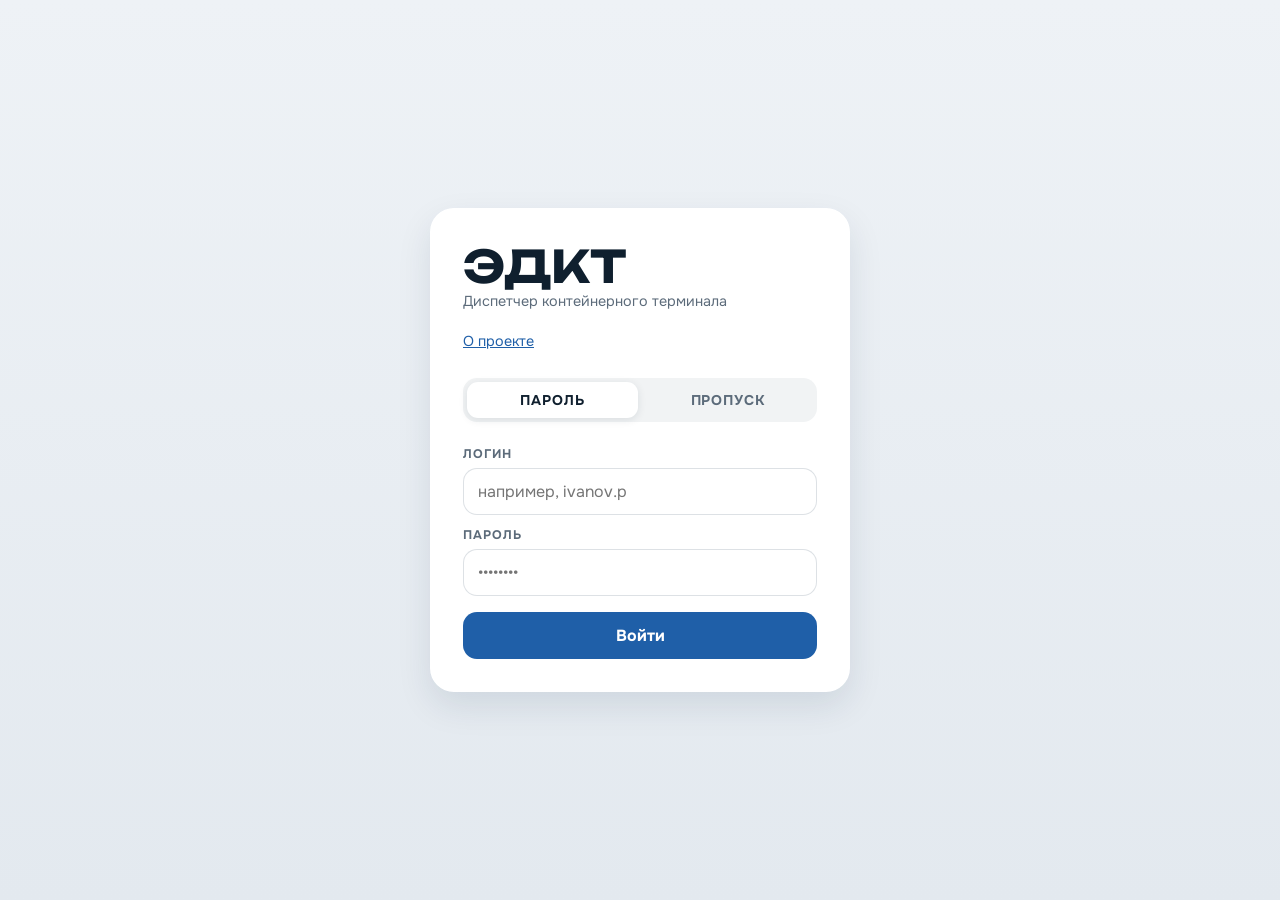
<file: Bigchallenges/frontend/login.html>
<!doctype html>
<html lang="ru">
  <head>
    <meta charset="UTF-8" />
    <meta name="viewport" content="width=device-width, initial-scale=1.0" />
    <title>ЭДКТ — Вход в систему</title>
    <style>
      :root {
        --bg: linear-gradient(135deg, #f4efe4 0%, #dfe8f3 100%);
        --panel: rgba(255, 252, 247, 0.92);
        --line: rgba(23, 50, 74, 0.16);
        --text: #102332;
        --muted: #556b7c;
        --accent: #d34d2d;
        --accent-dark: #a9381d;
        --shadow: 0 20px 45px rgba(19, 41, 60, 0.12);
      }

      * {
        box-sizing: border-box;
      }

      body {
        margin: 0;
        min-height: 100vh;
        display: flex;
        align-items: center;
        justify-content: center;
        font-family: "Trebuchet MS", "Segoe UI", sans-serif;
        color: var(--text);
        background: var(--bg);
      }

      .auth-card {
        width: 100%;
        max-width: 420px;
        background: var(--panel);
        border: 1px solid rgba(255, 255, 255, 0.6);
        border-radius: 24px;
        box-shadow: var(--shadow);
        backdrop-filter: blur(12px);
        padding: 36px 32px 32px;
        margin: 20px;
      }

      h1 {
        margin: 0 0 4px;
        font-size: 2.8rem;
        line-height: 0.95;
        letter-spacing: -0.05em;
        text-transform: uppercase;
      }

      .subtitle {
        color: var(--muted);
        font-size: 0.9rem;
        margin: 0 0 28px;
      }

      .tabs {
        display: flex;
        gap: 4px;
        background: rgba(23, 50, 74, 0.06);
        border-radius: 14px;
        padding: 4px;
        margin-bottom: 24px;
      }

      .tab-btn {
        flex: 1;
        padding: 9px;
        border: 0;
        border-radius: 11px;
        background: transparent;
        font: inherit;
        font-size: 0.88rem;
        font-weight: 700;
        color: var(--muted);
        cursor: pointer;
        text-transform: uppercase;
        letter-spacing: 0.06em;
        transition:
          background 0.2s,
          color 0.2s;
        width: auto;
      }

      .tab-btn.active {
        background: white;
        color: var(--text);
        box-shadow: 0 2px 8px rgba(19, 41, 60, 0.1);
      }

      .tab-btn:hover:not(.active) {
        color: var(--text);
      }

      .tab-panel {
        display: none;
      }

      .tab-panel.active {
        display: block;
      }

      label {
        display: block;
        margin: 12px 0 6px;
        font-size: 0.78rem;
        font-weight: 700;
        color: var(--muted);
        text-transform: uppercase;
        letter-spacing: 0.08em;
      }

      input,
      select,
      button {
        width: 100%;
        border-radius: 14px;
        font: inherit;
      }

      input,
      select {
        border: 1px solid var(--line);
        padding: 12px 14px;
        background: rgba(255, 255, 255, 0.7);
        color: var(--text);
        outline: none;
      }

      input:focus,
      select:focus {
        border-color: var(--accent);
        background: rgba(255, 255, 255, 0.9);
      }

      button {
        border: 0;
        padding: 13px 16px;
        font-weight: 700;
        cursor: pointer;
        transition:
          transform 0.18s ease,
          opacity 0.18s ease,
          background 0.18s ease;
      }

      button:hover {
        transform: translateY(-1px);
      }

      button:active {
        transform: translateY(0);
      }

      .btn-primary {
        background: var(--accent);
        color: white;
      }

      .btn-primary:hover {
        background: var(--accent-dark);
      }

      .btn-secondary {
        background: #183852;
        color: white;
      }
      .btn-secondary:hover {
        background: #10293d;
      }

      .mt {
        margin-top: 16px;
      }

      .result {
        margin-top: 12px;
        padding: 12px 14px;
        border-radius: 14px;
        background: rgba(255, 255, 255, 0.72);
        border: 1px solid rgba(16, 35, 50, 0.08);
        font-size: 0.88rem;
        word-break: break-word;
      }

      .result.error {
        border-color: rgba(211, 77, 45, 0.35);
        background: rgba(255, 235, 230, 0.6);
      }

      .result.success {
        border-color: rgba(40, 167, 80, 0.35);
        background: rgba(220, 255, 230, 0.6);
      }

      .loader {
        display: inline-block;
        width: 14px;
        height: 14px;
        border: 2px solid rgba(16, 35, 50, 0.15);
        border-top-color: var(--accent);
        border-radius: 50%;
        animation: spin 0.6s linear infinite;
        vertical-align: middle;
        margin-right: 6px;
      }

      @keyframes spin {
        to {
          transform: rotate(360deg);
        }
      }
    </style>
      <link rel="stylesheet" href="theme.css" />
  </head>
  <body>
    <div class="auth-card">
      <h1>ЭДКТ</h1>
      <p class="subtitle">Диспетчер контейнерного терминала</p>
      <p class="subtitle" style="margin-top:-6px"><a href="landing.html" style="color:var(--signal)">О проекте</a></p>

      <div class="tabs">
        <button class="tab-btn active" data-tab="login" onclick="switchTab('login')">Пароль</button>
        <button class="tab-btn" data-tab="badge" onclick="switchTab('badge')">Пропуск</button>
        <button class="tab-btn" data-tab="register" id="tab-btn-register" onclick="switchTab('register')" style="display:none">
          Регистрация
        </button>
      </div>

      <!-- Вход по паролю -->
      <div id="tab-login" class="tab-panel active">
        <label for="login_username">Логин</label>
        <input id="login_username" placeholder="например, ivanov.p" autocomplete="username" />
        <label for="login_password">Пароль</label>
        <input id="login_password" type="password" placeholder="••••••••" autocomplete="current-password" />
        <button class="btn-primary mt" onclick="doLogin()">Войти</button>
        <div class="result error" id="res_login" style="display: none"></div>
      </div>

      <!-- Вход по пропуску (QR-код) -->
      <div id="tab-badge" class="tab-panel">
        <label for="badge_code">Код пропуска</label>
        <input id="badge_code" placeholder="Поднесите пропуск к сканеру" autocomplete="off" />
        <button class="btn-primary mt" onclick="doBadgeLogin()">Войти по пропуску</button>
        <button class="btn-secondary mt" id="cam_btn" onclick="toggleCamera()">Сканировать камерой</button>
        <video id="cam_video" playsinline muted style="display:none;width:100%;border-radius:12px;margin-top:10px"></video>
        <canvas id="cam_canvas" style="display:none"></canvas>
        <p class="subtitle" style="font-size:12px;margin-top:8px">
          Ручной сканер штрих-кодов вводит код сам. Камера работает, если страница открыта
          по адресу localhost или по https.
        </p>
        <div class="result error" id="res_badge" style="display: none"></div>
      </div>

      <!-- Регистрация: первый запуск (начальник) или демо-стенд -->
      <div id="tab-register" class="tab-panel">
        <p class="subtitle" id="setup_hint" style="display:none">
          Первый запуск: создайте учётную запись начальника площадки. Остальных сотрудников
          начальник заведёт сам и выдаст им пароли и пропуска.
        </p>
        <label for="reg_username">Логин</label>
        <input id="reg_username" placeholder="user_name" autocomplete="username" />
        <label for="reg_password">Пароль</label>
        <input id="reg_password" type="password" placeholder="••••••••" autocomplete="new-password" />
        <div id="reg_role_box">
          <label for="reg_role">Роль</label>
          <select id="reg_role">
            <option value="transceiver">Приёмосдатчик</option>
            <option value="crane_operator">Крановщик</option>
            <option value="manager">Начальник площадки</option>
          </select>
        </div>
        <button class="btn-primary mt" onclick="doRegister()">Зарегистрироваться</button>
        <div class="result error" id="res_register" style="display: none"></div>
      </div>
    </div>

    <script src="vendor/jsQR.js"></script>
    <script>
      const API = "http://127.0.0.1:8000";

      // Redirect if already authenticated
      (async () => {
        const token = localStorage.getItem("token");
        if (token) await redirectByToken(token);
      })();

      function switchTab(name) {
        document.querySelectorAll(".tab-btn").forEach((b) => b.classList.toggle("active", b.dataset.tab === name));
        ["login", "badge", "register"].forEach((t) =>
          document.getElementById("tab-" + t).classList.toggle("active", t === name));
        if (name !== "badge") stopCamera();
        if (name === "badge") document.getElementById("badge_code").focus();
      }

      // Регистрация видна только при первом запуске (создаётся начальник) или на демо-стенде
      (async () => {
        try {
          const st = await (await fetch(API + "/user/setup")).json();
          if (st.needs_setup || st.open_registration) {
            document.getElementById("tab-btn-register").style.display = "";
          }
          if (st.needs_setup && !st.open_registration) {
            document.getElementById("setup_hint").style.display = "";
            document.getElementById("reg_role_box").style.display = "none";
            document.getElementById("tab-btn-register").textContent = "Первый запуск";
            switchTab("register");
          }
        } catch {}
      })();

      function showResult(id, msg, isError) {
        const el = document.getElementById(id);
        el.style.display = "block";
        el.textContent = msg;
        el.className = "result " + (isError ? "error" : "success");
      }

      async function redirectByToken(token) {
        try {
          const res = await fetch(API + "/user/me", {
            headers: { Authorization: "Bearer " + token },
          });
          if (!res.ok) {
            localStorage.removeItem("token");
            return;
          }
          const user = await res.json();
          localStorage.setItem("user", JSON.stringify(user));
          location.href =
            user.role === "crane_operator" ? "crane.html" : user.role === "manager" ? "manager.html" : "index.html";
        } catch {
          localStorage.removeItem("token");
        }
      }

      async function doLogin() {
        const username = document.getElementById("login_username").value.trim();
        const password = document.getElementById("login_password").value;
        if (!username || !password) {
          showResult("res_login", "Заполните все поля.", true);
          return;
        }

        showResult("res_login", "Вход...", false);
        document.getElementById("res_login").innerHTML =
          '<span class="loader"></span>Вход...';

        const form = new FormData();
        form.append("username", username);
        form.append("password", password);

        try {
          const res = await fetch(API + "/user/login", {
            method: "POST",
            body: form,
          });
          const data = await res.json();
          if (!res.ok) {
            showResult("res_login", data.detail || JSON.stringify(data), true);
            return;
          }
          localStorage.setItem("token", data.access_token);
          showResult("res_login", "Успешно! Перенаправляем...", false);
          await redirectByToken(data.access_token);
        } catch (e) {
          showResult("res_login", "Ошибка: " + e.message, true);
        }
      }

      async function loginWithBadge(code) {
        showResult("res_badge", "Проверяю пропуск...", false);
        try {
          const res = await fetch(API + "/user/login_badge", {
            method: "POST",
            headers: { "Content-Type": "application/json" },
            body: JSON.stringify({ code }),
          });
          const data = await res.json();
          if (!res.ok) {
            showResult("res_badge", data.detail || "Пропуск не принят", true);
            return false;
          }
          stopCamera();
          localStorage.setItem("token", data.access_token);
          showResult("res_badge", "Пропуск принят. Перенаправляем...", false);
          await redirectByToken(data.access_token);
          return true;
        } catch (e) {
          showResult("res_badge", "Ошибка: " + e.message, true);
          return false;
        }
      }

      function doBadgeLogin() {
        const code = document.getElementById("badge_code").value.trim();
        if (!code) return showResult("res_badge", "Отсканируйте пропуск или вставьте код.", true);
        loginWithBadge(code);
      }

      let camStream = null, camBusy = false;
      async function toggleCamera() {
        if (camStream) return stopCamera();
        const video = document.getElementById("cam_video");
        try {
          camStream = await navigator.mediaDevices.getUserMedia({ video: { facingMode: "environment" } });
        } catch (e) {
          showResult("res_badge", "Камера недоступна: разрешите доступ или используйте сканер. (" + e.name + ")", true);
          return;
        }
        video.srcObject = camStream;
        video.style.display = "block";
        await video.play();
        document.getElementById("cam_btn").textContent = "Выключить камеру";
        requestAnimationFrame(scanFrame);
      }

      function stopCamera() {
        if (!camStream) return;
        camStream.getTracks().forEach((t) => t.stop());
        camStream = null;
        document.getElementById("cam_video").style.display = "none";
        document.getElementById("cam_btn").textContent = "Сканировать камерой";
      }

      async function scanFrame() {
        if (!camStream) return;
        const video = document.getElementById("cam_video");
        const canvas = document.getElementById("cam_canvas");
        if (video.readyState === video.HAVE_ENOUGH_DATA && !camBusy) {
          canvas.width = video.videoWidth;
          canvas.height = video.videoHeight;
          const ctx = canvas.getContext("2d", { willReadFrequently: true });
          ctx.drawImage(video, 0, 0);
          const img = ctx.getImageData(0, 0, canvas.width, canvas.height);
          const qr = jsQR(img.data, img.width, img.height);
          if (qr && qr.data.startsWith("EDKT:")) {
            camBusy = true;
            const okLogin = await loginWithBadge(qr.data);
            camBusy = false;
            if (okLogin) return;
          }
        }
        requestAnimationFrame(scanFrame);
      }

      async function doRegister() {
        const username = document.getElementById("reg_username").value.trim();
        const password = document.getElementById("reg_password").value;
        const role = document.getElementById("reg_role").value;
        if (!username || !password) {
          showResult("res_register", "Заполните все поля.", true);
          return;
        }

        document.getElementById("res_register").style.display = "block";
        document.getElementById("res_register").className = "result";
        document.getElementById("res_register").innerHTML =
          '<span class="loader"></span>Регистрация...';

        try {
          const res = await fetch(API + "/user/regis", {
            method: "POST",
            headers: { "Content-Type": "application/json" },
            body: JSON.stringify({ user_name: username, password, role }),
          });
          const data = await res.json();
          if (!res.ok) {
            showResult(
              "res_register",
              data.detail || JSON.stringify(data),
              true,
            );
            return;
          }

          showResult(
            "res_register",
            "Зарегистрировано! Выполняем вход...",
            false,
          );

          const form = new FormData();
          form.append("username", username);
          form.append("password", password);
          const loginRes = await fetch(API + "/user/login", {
            method: "POST",
            body: form,
          });
          const loginData = await loginRes.json();
          if (!loginRes.ok) {
            showResult(
              "res_register",
              "Зарегистрировано, но ошибка входа: " + (loginData.detail || ""),
              true,
            );
            return;
          }
          localStorage.setItem("token", loginData.access_token);
          await redirectByToken(loginData.access_token);
        } catch (e) {
          showResult("res_register", "Ошибка: " + e.message, true);
        }
      }

      document.addEventListener("keydown", (e) => {
        if (e.key !== "Enter") return;
        const active = document.querySelector(".tab-panel.active").id;
        if (active === "tab-login") doLogin();
        else if (active === "tab-badge") doBadgeLogin();
        else doRegister();
      });
    </script>
  </body>
</html>
</file>
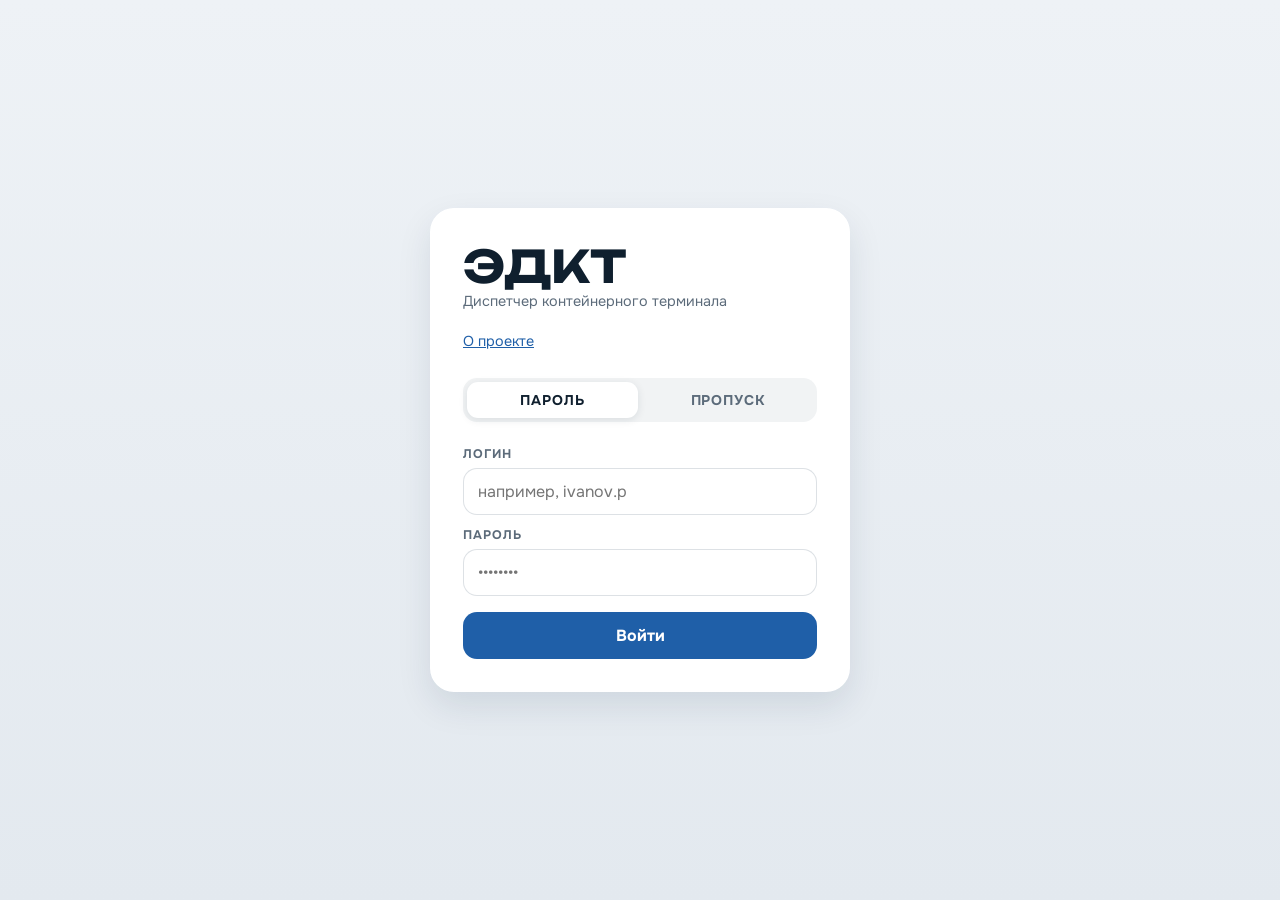
<file: Bigchallenges/frontend/manager.html>
<!doctype html>
<html lang="ru">
  <head>
    <meta charset="UTF-8" />
    <meta name="viewport" content="width=device-width, initial-scale=1.0" />
    <title>ЭДКТ — Начальник площадки</title>
    <style>
      :root {
        --bg: linear-gradient(135deg, #f4efe4 0%, #dfe8f3 100%);
        --panel: rgba(255, 252, 247, 0.92);
        --panel-dark: #17324a;
        --line: rgba(23, 50, 74, 0.16);
        --text: #102332;
        --muted: #556b7c;
        --accent: #d34d2d;
        --accent-dark: #a9381d;
        --empty: #f7f1e8;
        --busy: #cfe3f6;
        --shadow: 0 20px 45px rgba(19, 41, 60, 0.12);
      }

      * {
        box-sizing: border-box;
      }

      body {
        margin: 0;
        font-family: "Trebuchet MS", "Segoe UI", sans-serif;
        color: var(--text);
        background: var(--bg);
      }

      /* ── User Bar ── */
      .user-bar {
        position: sticky;
        top: 0;
        z-index: 100;
        background: rgba(23, 50, 74, 0.97);
        backdrop-filter: blur(10px);
        color: white;
        display: flex;
        align-items: center;
        justify-content: space-between;
        padding: 12px 24px;
        gap: 16px;
      }

      .user-bar-left {
        display: flex;
        align-items: center;
        gap: 14px;
        flex-wrap: wrap;
      }

      .user-bar-title {
        font-size: 1.1rem;
        font-weight: 700;
        text-transform: uppercase;
        letter-spacing: 0.1em;
        opacity: 0.9;
      }

      .user-bar-name {
        font-size: 0.95rem;
        opacity: 0.85;
      }

      .role-badge {
        background: rgba(211, 77, 45, 0.85);
        color: white;
        font-size: 0.72rem;
        font-weight: 700;
        text-transform: uppercase;
        letter-spacing: 0.1em;
        padding: 3px 9px;
        border-radius: 8px;
      }

      .ws-badge {
        font-size: 0.78rem;
        font-weight: 700;
        padding: 4px 10px;
        border-radius: 8px;
        letter-spacing: 0.05em;
      }

      .ws-connected {
        background: rgba(40, 167, 80, 0.25);
        color: #6ee496;
        border: 1px solid rgba(40, 167, 80, 0.4);
      }

      .ws-disconnected {
        background: rgba(211, 77, 45, 0.25);
        color: #f4a89a;
        border: 1px solid rgba(211, 77, 45, 0.4);
      }

      .btn-logout {
        background: rgba(255, 255, 255, 0.12);
        color: white;
        border: 1px solid rgba(255, 255, 255, 0.2);
        border-radius: 10px;
        padding: 7px 14px;
        font: inherit;
        font-size: 0.82rem;
        font-weight: 700;
        cursor: pointer;
        text-transform: uppercase;
        letter-spacing: 0.06em;
        transition: background 0.18s;
        width: auto;
      }

      .btn-logout:hover {
        background: rgba(255, 255, 255, 0.22);
        transform: none;
      }

      /* ── Page ── */
      .page {
        max-width: 960px;
        margin: 0 auto;
        padding: 32px 20px 48px;
      }

      /* ── Hero ── */
      .hero {
        display: grid;
        grid-template-columns: 1.2fr 0.8fr;
        gap: 18px;
        margin-bottom: 28px;
      }

      .hero-card,
      .summary,
      .table-panel {
        background: var(--panel);
        border: 1px solid rgba(255, 255, 255, 0.6);
        border-radius: 24px;
        box-shadow: var(--shadow);
        backdrop-filter: blur(12px);
      }

      .hero-card {
        padding: 28px;
      }

      .hero h1 {
        margin: 0 0 8px;
        font-size: clamp(1.6rem, 3vw, 2.6rem);
        line-height: 0.95;
        letter-spacing: -0.05em;
        text-transform: uppercase;
      }

      .hero p {
        margin: 0;
        color: var(--muted);
        font-size: 0.95rem;
      }

      .hero-actions {
        display: flex;
        gap: 10px;
        flex-wrap: wrap;
        margin-top: 18px;
      }

      .summary {
        padding: 24px;
        display: grid;
        gap: 12px;
        align-content: start;
      }

      .summary-title {
        font-size: 0.8rem;
        text-transform: uppercase;
        letter-spacing: 0.12em;
        color: var(--muted);
      }

      /* ── Table panel ── */
      .table-panel {
        padding: 24px;
      }

      .panel-head {
        display: flex;
        align-items: center;
        justify-content: space-between;
        gap: 12px;
        margin-bottom: 20px;
        flex-wrap: wrap;
      }

      .panel-head h2 {
        margin: 0;
        font-size: 1rem;
        text-transform: uppercase;
        letter-spacing: 0.08em;
      }

      .panel-head p {
        margin: 4px 0 0;
        color: var(--muted);
        font-size: 0.88rem;
      }

      /* ── Buttons ── */
      button {
        border-radius: 14px;
        font: inherit;
        border: 0;
        padding: 10px 16px;
        font-weight: 700;
        cursor: pointer;
        transition:
          transform 0.18s ease,
          background 0.18s ease;
        width: auto;
      }

      button:hover {
        transform: translateY(-1px);
      }

      button:active {
        transform: translateY(0);
      }

      .btn-primary {
        background: var(--accent);
        color: white;
      }

      .btn-primary:hover {
        background: var(--accent-dark);
      }

      .btn-secondary {
        background: #183852;
        color: white;
      }

      .btn-secondary:hover {
        background: #10293d;
      }

      .crane-pick {
        display: flex;
        gap: 8px;
        margin-bottom: 10px;
      }
      .crane-pick select {
        flex: 1;
        padding: 10px 12px;
        border-radius: 12px;
        border: 1px solid rgba(0, 0, 0, 0.12);
        font: inherit;
        background: #fff;
      }
      .btn-sm {
        padding: 6px 12px;
        font-size: 0.82rem;
        border-radius: 10px;
      }

      .btn-start {
        background: rgba(24, 56, 82, 0.12);
        color: #183852;
      }

      .btn-start:hover {
        background: #183852;
        color: white;
      }

      .btn-done {
        background: rgba(40, 167, 80, 0.12);
        color: #1a7a3c;
      }

      .btn-done:hover {
        background: rgba(40, 167, 80, 0.9);
        color: white;
      }

      /* ── Task cards ── */
      .task-card {
        background: rgba(255, 255, 255, 0.7);
        border: 1px solid rgba(16, 35, 50, 0.1);
        border-radius: 18px;
        overflow: hidden;
        margin-bottom: 14px;
      }

      .task-card-header {
        display: flex;
        align-items: center;
        gap: 12px;
        padding: 14px 18px;
        background: rgba(23, 50, 74, 0.05);
        border-bottom: 1px solid rgba(16, 35, 50, 0.07);
        flex-wrap: wrap;
      }

      .task-id {
        font-weight: 700;
        font-size: 0.95rem;
        text-transform: uppercase;
        letter-spacing: 0.05em;
      }

      .task-meta {
        color: var(--muted);
        font-size: 0.85rem;
        flex: 1;
      }

      /* ── Action items ── */
      .action-item {
        display: grid;
        grid-template-columns: auto 1fr 1fr auto auto;
        gap: 10px;
        align-items: center;
        padding: 12px 18px;
        border-bottom: 1px solid rgba(16, 35, 50, 0.06);
        font-size: 0.88rem;
      }

      .action-item:last-child {
        border-bottom: 0;
      }

      .action-type-badge {
        background: rgba(23, 50, 74, 0.1);
        color: var(--text);
        font-size: 0.72rem;
        font-weight: 700;
        text-transform: uppercase;
        letter-spacing: 0.08em;
        padding: 3px 8px;
        border-radius: 7px;
        white-space: nowrap;
      }

      .action-cont {
        font-family: "Consolas", monospace;
        font-size: 0.88rem;
        font-weight: 700;
      }

      .action-route {
        color: var(--muted);
        font-size: 0.82rem;
      }

      /* ── Status badges ── */
      .status-badge {
        font-size: 0.72rem;
        font-weight: 700;
        text-transform: uppercase;
        letter-spacing: 0.08em;
        padding: 3px 9px;
        border-radius: 8px;
        white-space: nowrap;
      }

      .status-pending {
        background: rgba(23, 50, 74, 0.08);
        color: var(--muted);
      }

      .status-sent {
        background: rgba(207, 227, 246, 0.7);
        color: #1a4a6e;
      }

      .status-in_progress {
        background: rgba(255, 193, 7, 0.2);
        color: #7a5c00;
      }

      .status-done {
        background: rgba(40, 167, 80, 0.15);
        color: #1a7a3c;
      }

      .status-failed {
        background: rgba(211, 77, 45, 0.15);
        color: var(--accent-dark);
      }

      /* ── Info box ── */
      .info-box {
        padding: 12px 14px;
        border-radius: 14px;
        background: rgba(255, 255, 255, 0.72);
        border: 1px solid rgba(16, 35, 50, 0.08);
        font-size: 0.92rem;
        min-height: 48px;
        word-break: break-word;
      }

      /* ── Misc ── */
      .subtle {
        color: var(--muted);
        font-size: 0.88rem;
      }

      .loader {
        display: inline-block;
        width: 14px;
        height: 14px;
        border: 2px solid rgba(16, 35, 50, 0.15);
        border-top-color: var(--accent);
        border-radius: 50%;
        animation: spin 0.6s linear infinite;
        vertical-align: middle;
        margin-right: 6px;
      }

      @keyframes spin {
        to {
          transform: rotate(360deg);
        }
      }

      /* ── Toast notifications ── */
      .toast-container {
        position: fixed;
        bottom: 24px;
        right: 24px;
        z-index: 200;
        display: flex;
        flex-direction: column;
        gap: 10px;
        pointer-events: none;
      }

      .toast {
        background: var(--panel-dark);
        color: white;
        padding: 14px 18px;
        border-radius: 16px;
        box-shadow: 0 8px 24px rgba(0, 0, 0, 0.3);
        font-size: 0.9rem;
        max-width: 320px;
        pointer-events: auto;
        animation: slideIn 0.3s ease;
      }

      .toast-title {
        font-weight: 700;
        font-size: 0.78rem;
        text-transform: uppercase;
        letter-spacing: 0.08em;
        opacity: 0.7;
        margin-bottom: 4px;
      }

      @keyframes slideIn {
        from {
          transform: translateX(120%);
          opacity: 0;
        }
        to {
          transform: translateX(0);
          opacity: 1;
        }
      }

      @keyframes slideOut {
        to {
          transform: translateX(120%);
          opacity: 0;
        }
      }

      /* ── Responsive ── */
      @media (max-width: 768px) {
        .hero {
          grid-template-columns: 1fr;
        }

        .action-item {
          grid-template-columns: auto 1fr;
          gap: 6px;
        }

        .action-item .action-route,
        .action-item .status-badge {
          grid-column: span 2;
        }

        .action-item .action-btn-wrap {
          grid-column: span 2;
        }
      }

      /* ── Страница начальника ── */
      .grid-tbl { width: 100%; border-collapse: collapse; font-size: 0.86rem; }
      .grid-tbl th { text-align: left; font-size: 0.72rem; letter-spacing: 0.06em; text-transform: uppercase;
                     color: var(--steel, #5c6b7a); padding: 8px 10px; border-bottom: 1px solid var(--line); }
      .grid-tbl td { padding: 8px 10px; border-bottom: 1px solid var(--line); vertical-align: middle; }
      .grid-tbl tr.off td { opacity: 0.5; }
      .btn-ghost { background: #e9edf1; color: #183852; border: 0; cursor: pointer; }
      .btn-ghost:hover { background: #dde3e9; }
      .mini { width: auto; padding: 6px 10px; font-size: 0.78rem; border-radius: 10px; margin: 2px 4px 2px 0; }
      .chip { display: inline-block; padding: 2px 8px; border-radius: 999px; font-size: 0.74rem; font-weight: 600;
              background: #e9edf1; color: #33475b; }
      .chip.on { background: #e3f4e8; color: #1d6b3a; }
      .chip.warn { background: #fdeee3; color: #9a3b2b; }
      .emp-row { display: grid; grid-template-columns: 1fr 1fr 190px 40px; gap: 8px; margin-bottom: 8px; }
      .emp-row button { width: 40px; }
      .badges { display: grid; grid-template-columns: repeat(auto-fill, minmax(300px, 1fr)); gap: 14px; margin-top: 14px; }
      .badge-card { border: 1px solid var(--line); border-radius: 14px; padding: 10px; background: #fff; }
      .badge-card img { width: 100%; border-radius: 8px; display: block; }
      .stats { display: grid; grid-template-columns: repeat(3, 1fr); gap: 10px; margin-top: 14px; }
      .stat { background: #f3f6f9; border-radius: 14px; padding: 12px; }
      .stat b { display: block; font-size: 1.6rem; font-variant-numeric: tabular-nums; }
      .stat span { font-size: 0.78rem; color: var(--steel, #5c6b7a); }
      .pw { font-family: ui-monospace, Menlo, monospace; font-size: 0.9rem; }
      @media print {
        body * { visibility: hidden; }
        #print_area, #print_area * { visibility: visible; }
        #print_area { position: absolute; inset: 0; }
      }
    </style>
    <link rel="stylesheet" href="theme.css" />
  </head>
  <body>
    <header class="user-bar">
      <div class="user-bar-left">
        <span class="user-bar-title">ЭДКТ</span>
        <span class="user-bar-name" id="ub_name">—</span>
        <span class="role-badge">Начальник площадки</span>
      </div>
      <div style="display: flex; gap: 8px; align-items: center">
        <a class="btn-logout" href="index.html" style="text-decoration:none">Площадка и отчёты</a>
        <button class="btn-logout" onclick="logout()">Выйти</button>
      </div>
    </header>

    <div class="page">
      <section class="hero">
        <div class="hero-card">
          <h1>Площадка сегодня</h1>
          <p>Сотрудники, краны и наряды всех смен в одном месте. Здесь же начальник заводит
            новых сотрудников и выдаёт им пароли и пропуска.</p>
          <div class="stats">
            <div class="stat"><b id="st_online">—</b><span>крановщиков в сети</span></div>
            <div class="stat"><b id="st_work">—</b><span>нарядов в работе</span></div>
            <div class="stat"><b id="st_staff">—</b><span>активных сотрудников</span></div>
          </div>
        </div>
        <aside class="summary">
          <div class="summary-title">Краны</div>
          <div id="cranes_box" class="info-box">Загрузка...</div>
        </aside>
      </section>

      <div class="table-panel">
        <div class="panel-head">
          <div>
            <h2>Новые сотрудники</h2>
            <p>Можно завести сразу несколько человек. Логин программа составит из фамилии и имени,
              пароль и пропуск с QR-кодом выдаст сама — они показываются один раз.</p>
          </div>
          <button class="btn-secondary" style="width:auto" onclick="addEmpRow()">+ Ещё сотрудник</button>
        </div>
        <div id="emp_rows"></div>
        <button class="btn-primary mt" style="width:auto;padding:10px 18px" onclick="registerEmployees()">Зарегистрировать</button>
        <div class="result" id="res_emp" style="display:none"></div>
        <div id="issued"></div>
      </div>

      <div class="table-panel">
        <div class="panel-head">
          <div><h2>Сотрудники</h2><p>Кто на каком кране, кто в сети. Потерян пропуск — выпустите новый, старый перестанет действовать.</p></div>
          <button class="btn-secondary" style="width:auto" onclick="refreshAll()">Обновить</button>
        </div>
        <div id="emp_list"><p class="subtle">Загрузка...</p></div>
      </div>

      <div class="table-panel">
        <div class="panel-head">
          <div><h2>Наряды всех смен</h2><p>Кто создал наряд, на какой кран и сколько шагов уже выполнено.</p></div>
        </div>
        <div id="tasks_all"><p class="subtle">Загрузка...</p></div>
      </div>
    </div>
    <div id="print_area" style="display:none"></div>

    <script>
      const API = "http://127.0.0.1:8000";
      const token = localStorage.getItem("token");
      if (!token) location.href = "login.html";
      const authHeaders = () => ({ Authorization: "Bearer " + token });
      const ROLE = { manager: "Начальник площадки", transceiver: "Приёмосдатчик", crane_operator: "Крановщик" };
      const STATUS = { draft: "черновик", sent: "отправлен", in_progress: "выполняется", completed: "выполнен" };
      const esc = (s) => String(s ?? "").replace(/[&<>"]/g, (c) => ({ "&": "&amp;", "<": "&lt;", ">": "&gt;", '"': "&quot;" })[c]);

      function logout() {
        localStorage.removeItem("token");
        localStorage.removeItem("user");
        location.href = "login.html";
      }

      async function api(path, opts = {}) {
        const res = await fetch(API + path, { ...opts, headers: { ...authHeaders(), "Content-Type": "application/json", ...(opts.headers || {}) } });
        if (res.status === 401) return logout();
        const data = await res.json().catch(() => ({}));
        if (!res.ok) throw new Error(data.detail || res.status);
        return data;
      }

      // ── новые сотрудники ──
      let rowN = 0;
      function addEmpRow() {
        const i = ++rowN;
        const div = document.createElement("div");
        div.className = "emp-row"; div.id = "emp_" + i;
        div.innerHTML = `<input id="ln_${i}" placeholder="Фамилия" /><input id="fn_${i}" placeholder="Имя" />
          <select id="rl_${i}"><option value="crane_operator">Крановщик</option><option value="transceiver">Приёмосдатчик</option>
          <option value="manager">Начальник площадки</option></select>
          <button class="btn-ghost" title="Убрать" onclick="document.getElementById('emp_${i}').remove()">×</button>`;
        document.getElementById("emp_rows").appendChild(div);
      }

      async function registerEmployees() {
        const rows = [...document.querySelectorAll(".emp-row")];
        const employees = rows.map((r) => {
          const i = r.id.split("_")[1];
          return { last_name: document.getElementById("ln_" + i).value.trim(),
                   first_name: document.getElementById("fn_" + i).value.trim(),
                   role: document.getElementById("rl_" + i).value };
        }).filter((e) => e.last_name || e.first_name);
        const el = document.getElementById("res_emp");
        el.style.display = "block";
        if (!employees.length) { el.className = "result error"; el.textContent = "Заполните хотя бы одну строку."; return; }
        try {
          const out = await api("/user/employees", { method: "POST", body: JSON.stringify({ employees }) });
          el.className = "result success";
          el.textContent = `Зарегистрировано: ${out.length}. Сохраните пароли и пропуска — повторно они не показываются.`;
          document.getElementById("emp_rows").innerHTML = ""; addEmpRow();
          await showIssued(out);
          refreshAll();
        } catch (e) { el.className = "result error"; el.textContent = "Ошибка: " + e.message; }
      }

      // Пропуск рисуется в браузере: ФИО, роль, логин и QR-код от сервера
      function loadImg(src) { return new Promise((ok) => { const im = new Image(); im.onload = () => ok(im); im.src = src; }); }
      async function badgePng(e) {
        const W = 640, H = 380, cv = document.createElement("canvas");
        cv.width = W; cv.height = H;
        const g = cv.getContext("2d");
        g.fillStyle = "#ffffff"; g.fillRect(0, 0, W, H);
        g.fillStyle = "#0e2a47"; g.fillRect(0, 0, W, 64);
        g.fillStyle = "#f06a1d"; g.fillRect(0, 64, W, 8);
        g.fillStyle = "#ffffff"; g.font = "700 30px Unbounded, Arial, sans-serif"; g.fillText("ЭДКТ", 24, 44);
        g.font = "500 18px Onest, Arial, sans-serif"; g.fillText("пропуск сотрудника", 150, 42);
        g.fillStyle = "#0e2a47"; g.font = "700 30px Onest, Arial, sans-serif";
        g.fillText(e.last_name || e.user_name, 24, 130);
        g.font = "500 26px Onest, Arial, sans-serif"; g.fillText(e.first_name || "", 24, 168);
        g.fillStyle = "#1f5fa8"; g.font = "600 20px Onest, Arial, sans-serif"; g.fillText(ROLE[e.role] || e.role, 24, 218);
        g.fillStyle = "#5c6b7a"; g.font = "400 18px Onest, Arial, sans-serif"; g.fillText("логин: " + e.user_name, 24, 254);
        g.font = "400 14px Onest, Arial, sans-serif";
        g.fillText("Поднесите QR-код к сканеру на странице входа.", 24, 330);
        g.fillText("При утере сообщите начальнику площадки.", 24, 352);
        const qr = await loadImg("data:image/png;base64," + e.qr_png);
        g.drawImage(qr, W - 250, 100, 226, 226);
        return cv.toDataURL("image/png");
      }

      function fileName(e) { return `propusk_${e.user_name}.png`; }
      function download(url, name) { const a = document.createElement("a"); a.href = url; a.download = name; document.body.appendChild(a); a.click(); a.remove(); }

      let ISSUED = [];
      async function showIssued(list) {
        for (const e of list) e.png = await badgePng(e);
        ISSUED = list;
        const rows = list.map((e) => `<tr><td>${esc(e.last_name)} ${esc(e.first_name)}</td><td>${ROLE[e.role]}</td>
          <td><b>${esc(e.user_name)}</b></td><td class="pw">${e.password ? esc(e.password) : "—"}</td></tr>`).join("");
        document.getElementById("issued").innerHTML = `
          <h3 style="margin:18px 0 8px">Выданные доступы</h3>
          <table class="grid-tbl"><tr><th>Сотрудник</th><th>Роль</th><th>Логин</th><th>Пароль</th></tr>${rows}</table>
          <div style="display:flex;gap:8px;flex-wrap:wrap;margin-top:10px">
            <button class="btn-secondary mini" onclick="downloadAllBadges()">Скачать все пропуска</button>
            <button class="btn-secondary mini" onclick="downloadLogins()">Скачать логины и пароли (CSV)</button>
            <button class="btn-secondary mini" onclick="printBadges()">Печать пропусков</button>
          </div>
          <div class="badges">${list.map((e, i) => `<div class="badge-card"><img src="${e.png}" alt="Пропуск ${esc(e.user_name)}" />
            <button class="btn-ghost mini" style="margin-top:8px" onclick="download(ISSUED[${i}].png, fileName(ISSUED[${i}]))">Скачать пропуск</button></div>`).join("")}</div>`;
      }

      function downloadAllBadges() {
        ISSUED.forEach((e, i) => setTimeout(() => download(e.png, fileName(e)), i * 300));
      }
      function downloadLogins() {
        const lines = ["Фамилия;Имя;Роль;Логин;Пароль", ...ISSUED.map((e) =>
          [e.last_name, e.first_name, ROLE[e.role], e.user_name, e.password || ""].join(";"))];
        const blob = new Blob(["\ufeff" + lines.join("\r\n")], { type: "text/csv;charset=utf-8" });
        download(URL.createObjectURL(blob), "logins_" + new Date().toISOString().slice(0, 10) + ".csv");
      }
      function printBadges() {
        const pa = document.getElementById("print_area");
        pa.innerHTML = ISSUED.map((e) => `<img src="${e.png}" style="width:85mm;margin:4mm;border:1px solid #ccc" />`).join("");
        pa.style.display = "block"; window.print(); pa.style.display = "none";
      }

      // ── сотрудники ──
      async function empAction(id, kind) {
        try {
          if (kind === "badge") {
            const b = await api(`/user/employees/${id}/badge`, { method: "POST" });
            await showIssued([{ ...b, password: null }]);
            document.getElementById("issued").scrollIntoView({ behavior: "smooth" });
          } else if (kind === "password") {
            const p = await api(`/user/employees/${id}/password`, { method: "POST" });
            alertBox(`Новый пароль для ${p.user_name}: ${p.password}`);
          } else {
            await api(`/user/employees/${id}`, { method: "PATCH", body: JSON.stringify({ is_active: kind === "on" }) });
          }
          refreshAll();
        } catch (e) { alertBox("Ошибка: " + e.message, true); }
      }
      function alertBox(msg, err) {
        const el = document.getElementById("res_emp");
        el.style.display = "block"; el.className = "result " + (err ? "error" : "success"); el.textContent = msg;
        el.scrollIntoView({ behavior: "smooth", block: "center" });
      }

      async function loadEmployees() {
        const list = await api("/user/employees");
        document.getElementById("st_online").textContent = list.filter((e) => e.role === "crane_operator" && e.online).length;
        document.getElementById("st_staff").textContent = list.filter((e) => e.is_active).length;
        document.getElementById("emp_list").innerHTML = `<table class="grid-tbl">
          <tr><th>Сотрудник</th><th>Логин</th><th>Роль</th><th>Кран</th><th>Связь</th><th>Пропуск</th><th></th></tr>
          ${list.map((e) => `<tr class="${e.is_active ? "" : "off"}">
            <td>${esc(e.last_name || "")} ${esc(e.first_name || "")}</td><td>${esc(e.user_name)}</td><td>${ROLE[e.role] || e.role}</td>
            <td>${esc(e.crane || "—")}</td>
            <td>${e.role === "crane_operator" ? (e.online ? '<span class="chip on">в сети</span>' : '<span class="chip">не в сети</span>') : ""}</td>
            <td>${e.has_badge ? '<span class="chip on">выдан</span>' : '<span class="chip warn">нет</span>'}</td>
            <td>${e.is_active ? `<button class="btn-secondary mini" onclick="empAction(${e.user_id},'badge')">Новый пропуск</button>
              <button class="btn-ghost mini" onclick="empAction(${e.user_id},'password')">Сбросить пароль</button>
              ${e.role === "manager" ? "" : `<button class="btn-ghost mini" onclick="empAction(${e.user_id},'off')">Отключить</button>`}`
              : `<button class="btn-ghost mini" onclick="empAction(${e.user_id},'on')">Включить</button>`}</td></tr>`).join("")}</table>`;
      }

      async function loadCranes() {
        const cr = await api("/cran/cranes");
        document.getElementById("cranes_box").innerHTML = cr.map((c) =>
          `<div style="display:flex;justify-content:space-between;gap:8px;margin:4px 0"><b>${esc(c.name)}</b>
           <span>${c.operator_name ? esc(c.operator_name) + (c.online ? ' <span class="chip on">в сети</span>' : ' <span class="chip">не в сети</span>') : "свободен"}</span></div>`).join("");
      }

      async function loadTasks() {
        const t = await api("/cran/tasks/all");
        document.getElementById("st_work").textContent = t.filter((x) => x.status === "sent" || x.status === "in_progress").length;
        document.getElementById("tasks_all").innerHTML = t.length ? `<table class="grid-tbl">
          <tr><th>№</th><th>Статус</th><th>Создал</th><th>Кран</th><th>Крановщик</th><th>Шаги</th><th>Содержание</th><th>Создан</th></tr>
          ${t.map((x) => `<tr><td>${x.id}</td><td><span class="chip ${x.status === "completed" ? "on" : ""}">${STATUS[x.status] || x.status}</span></td>
            <td>${esc(x.created_by)}</td><td>${esc(x.crane || "—")}</td><td>${esc(x.assigned_to || "—")}</td>
            <td>${x.done}/${x.actions}</td><td>${esc(x.summary)}</td>
            <td>${x.created_at ? new Date(x.created_at + (/[zZ]|[+-]\d\d:?\d\d$/.test(x.created_at) ? "" : "Z")).toLocaleString("ru-RU", { day: "2-digit", month: "2-digit", hour: "2-digit", minute: "2-digit" }) : ""}</td></tr>`).join("")}
          </table>` : '<p class="subtle">Нарядов пока нет.</p>';
      }

      async function refreshAll() {
        try { await Promise.all([loadEmployees(), loadCranes(), loadTasks()]); } catch (e) { console.warn(e); }
      }

      (async () => {
        const me = await api("/user/me");
        if (!me) return;
        if (me.role !== "manager") { location.href = me.role === "crane_operator" ? "crane.html" : "index.html"; return; }
        document.getElementById("ub_name").textContent = [me.last_name, me.first_name].filter(Boolean).join(" ") || me.user_name;
        addEmpRow(); addEmpRow();
        refreshAll();
        setInterval(refreshAll, 15000);
      })();
    </script>
  </body>
</html>
</file>
<file: Bigchallenges/frontend/theme.css>
/* ЭДКТ — общая тема интерфейса.
   Цвета порта: морской синий (надёжность), сигнальный синий (действия),
   оранжевый как у кранов и сигнальных жилетов (внимание), бетон площадки (фон). */
@import url("https://fonts.googleapis.com/css2?family=Onest:wght@400;500;600;700&family=Unbounded:wght@500;700;800&display=swap");

:root {
  --harbor: #0e2a47;
  --signal: #1f5fa8;
  --signal-dark: #174a84;
  --safety: #f06a1d;
  --safety-dark: #c9520f;
  --concrete: #e9edf1;
  --steel: #5c6b7a;
  --ink: #0f1f2e;
  --ok: #1e8a5a;

  --bg: linear-gradient(180deg, #eef2f6 0%, #e3e9ef 100%);
  --panel: #ffffff;
  --panel-dark: var(--harbor);
  --line: rgba(14, 42, 71, 0.14);
  --text: var(--ink);
  --muted: var(--steel);
  --accent: var(--safety);
  --accent-dark: var(--safety-dark);
  --empty: #f3f6f9;
  --busy: #d9e6f5;
  --shadow: 0 14px 34px rgba(14, 42, 71, 0.1);
  --font-ui: "Onest", "Segoe UI", system-ui, sans-serif;
  --font-display: "Unbounded", "Onest", system-ui, sans-serif;
}

body {
  font-family: var(--font-ui);
  font-feature-settings: "tnum" 1;
}

h1, h2, .brand, .logo, .user-bar-logo {
  font-family: var(--font-display);
  letter-spacing: -0.01em;
}

/* коды ячеек и номера контейнеров — табличные цифры вместо Consolas */
[style*="Consolas"], .endpoint-tag, .rec-cell-name, td strong {
  font-family: var(--font-ui) !important;
  font-variant-numeric: tabular-nums;
  letter-spacing: 0.02em;
}

button.btn-primary, .btn-primary {
  background: var(--signal);
}
button.btn-primary:hover, .btn-primary:hover {
  background: var(--signal-dark);
}

:focus-visible {
  outline: 3px solid var(--safety);
  outline-offset: 2px;
}

td.busy {
  background: var(--busy);
}
td.empty {
  background: var(--empty);
}

@media (prefers-reduced-motion: reduce) {
  *, *::before, *::after {
    animation-duration: 0.01ms !important;
    animation-iteration-count: 1 !important;
    transition-duration: 0.01ms !important;
  }
}
</file>
